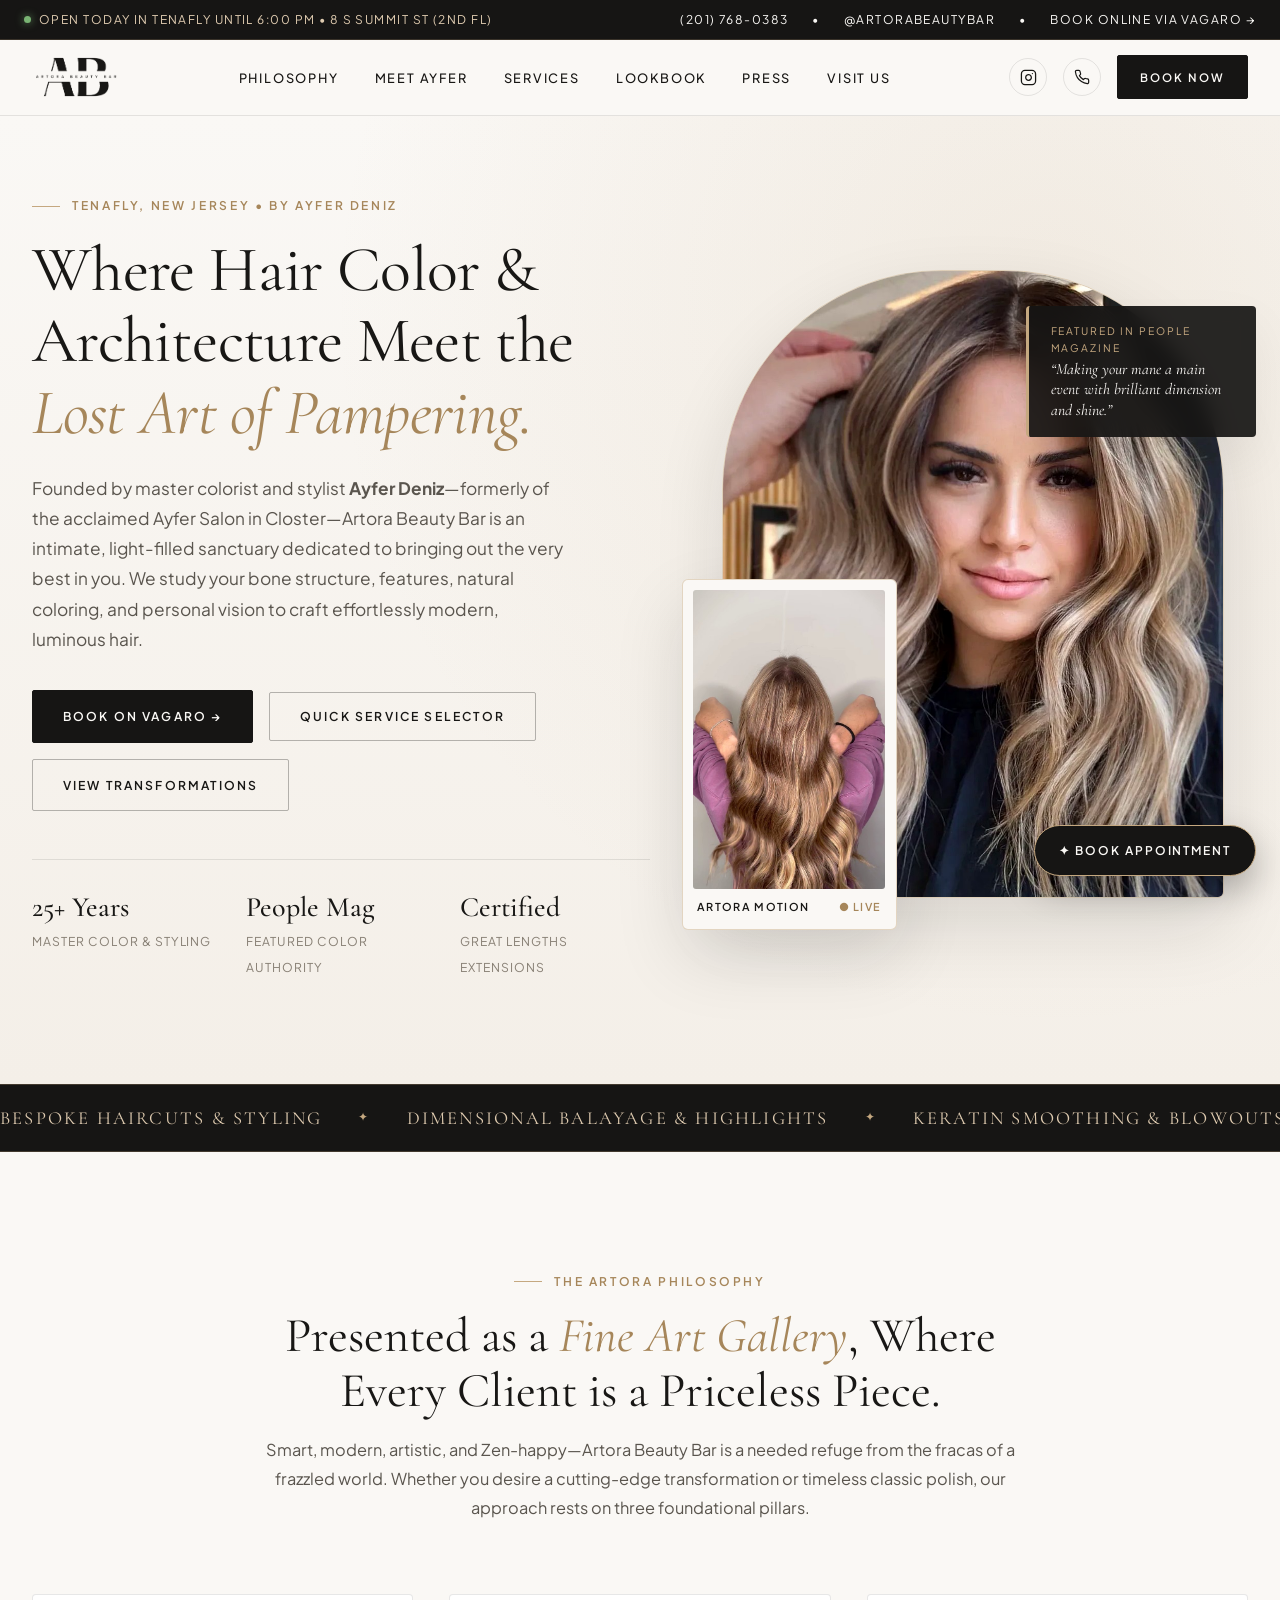
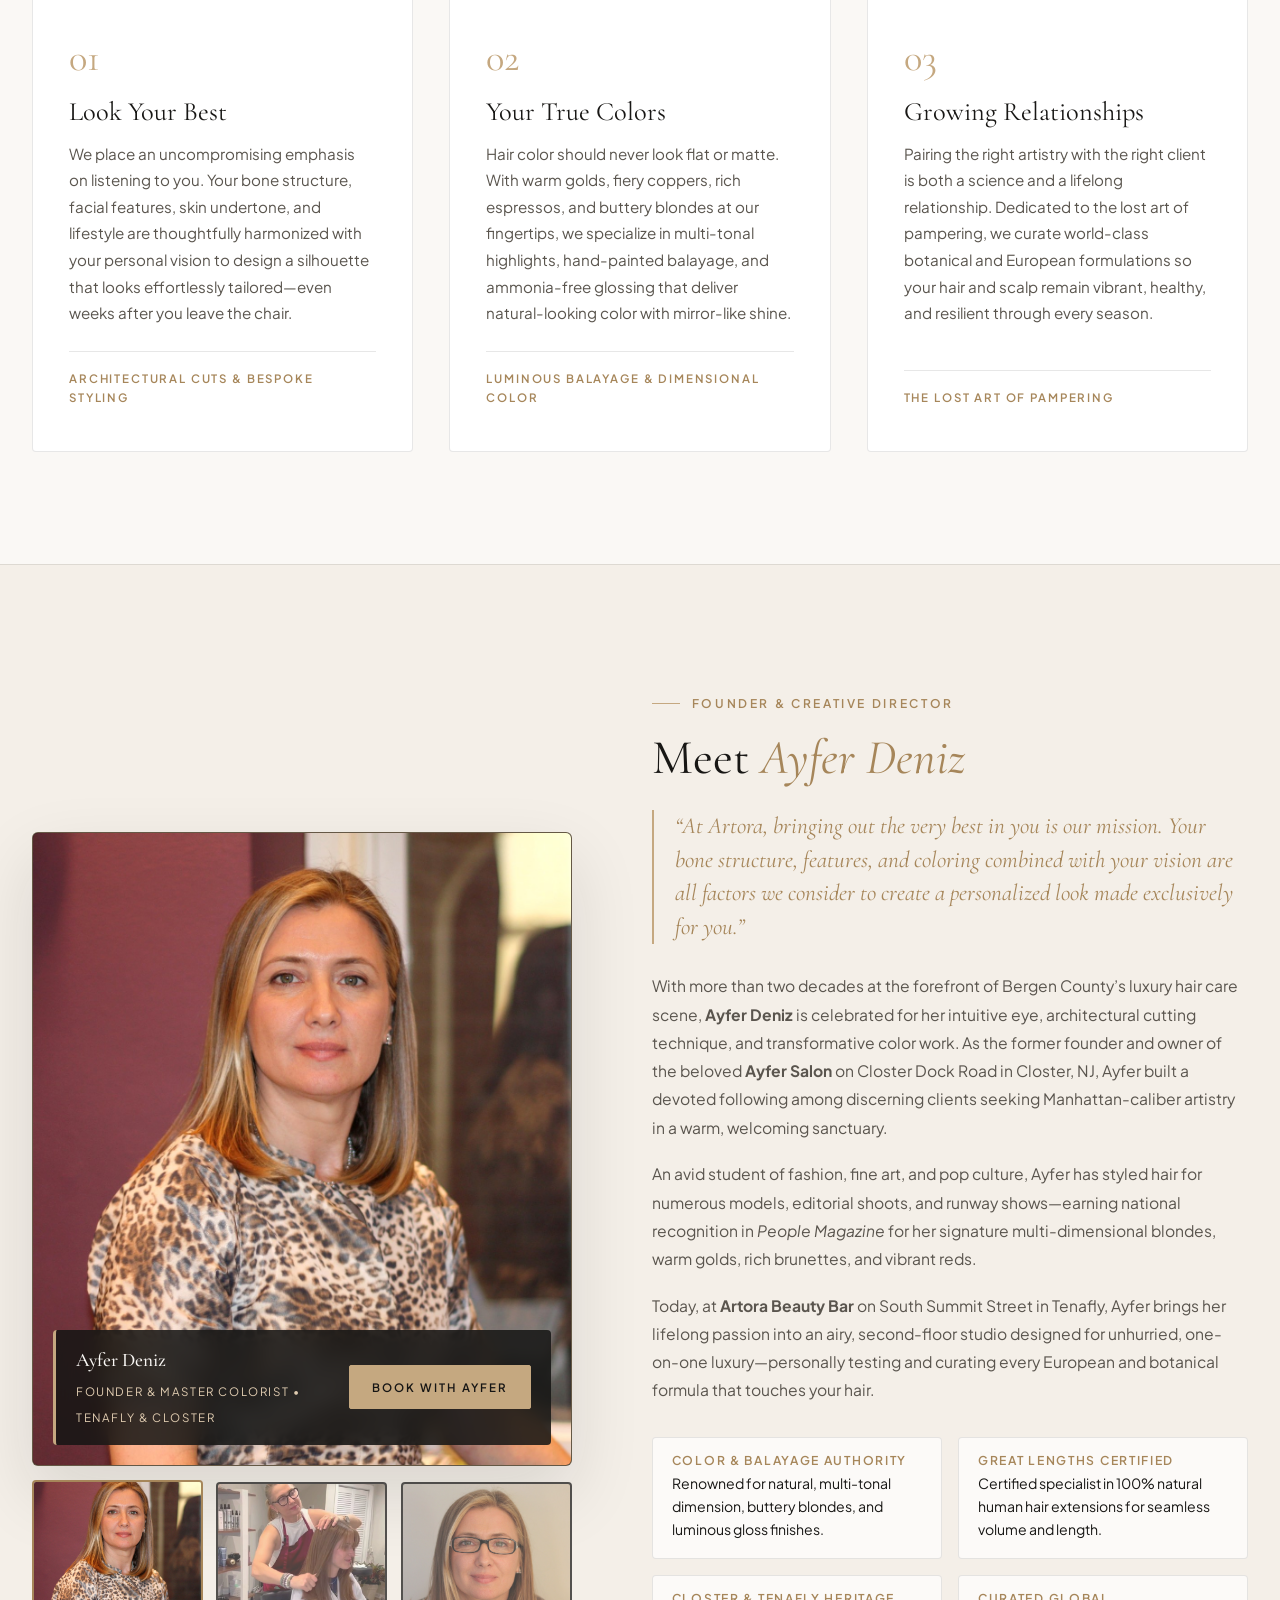
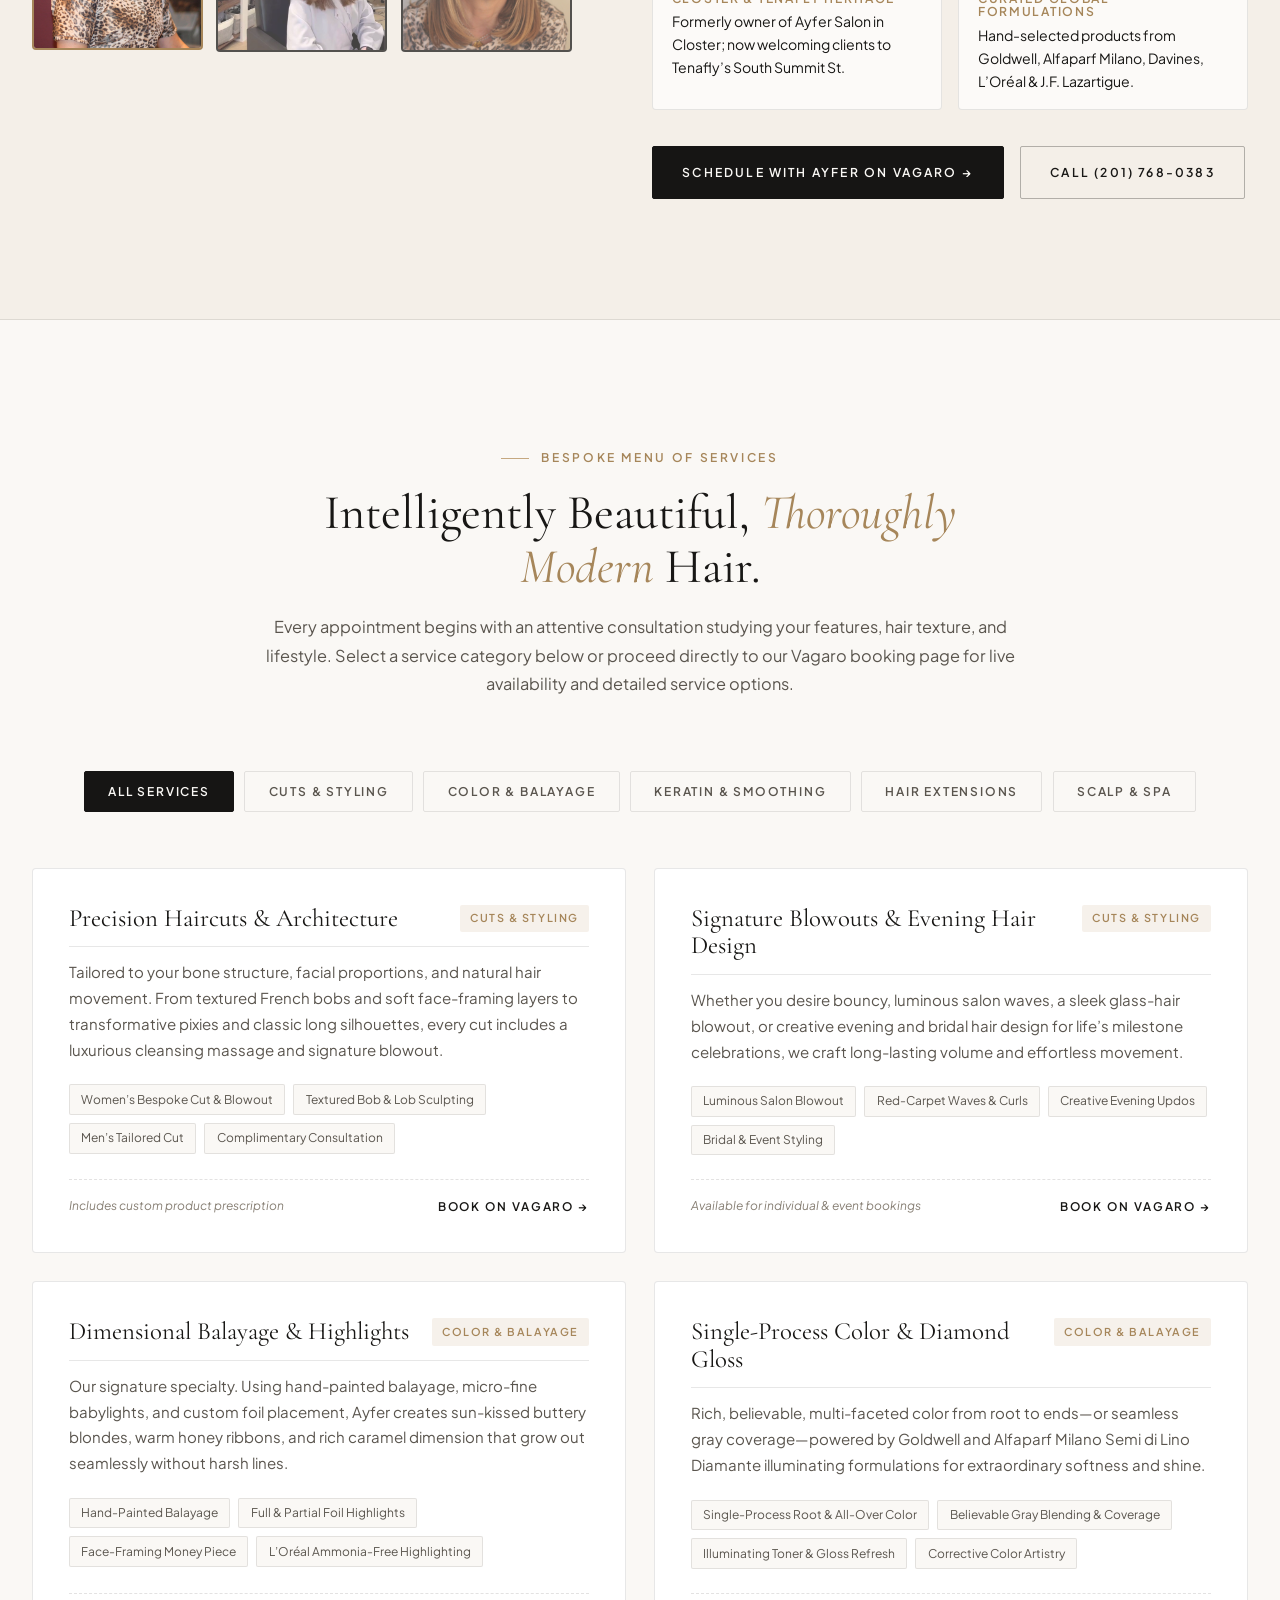
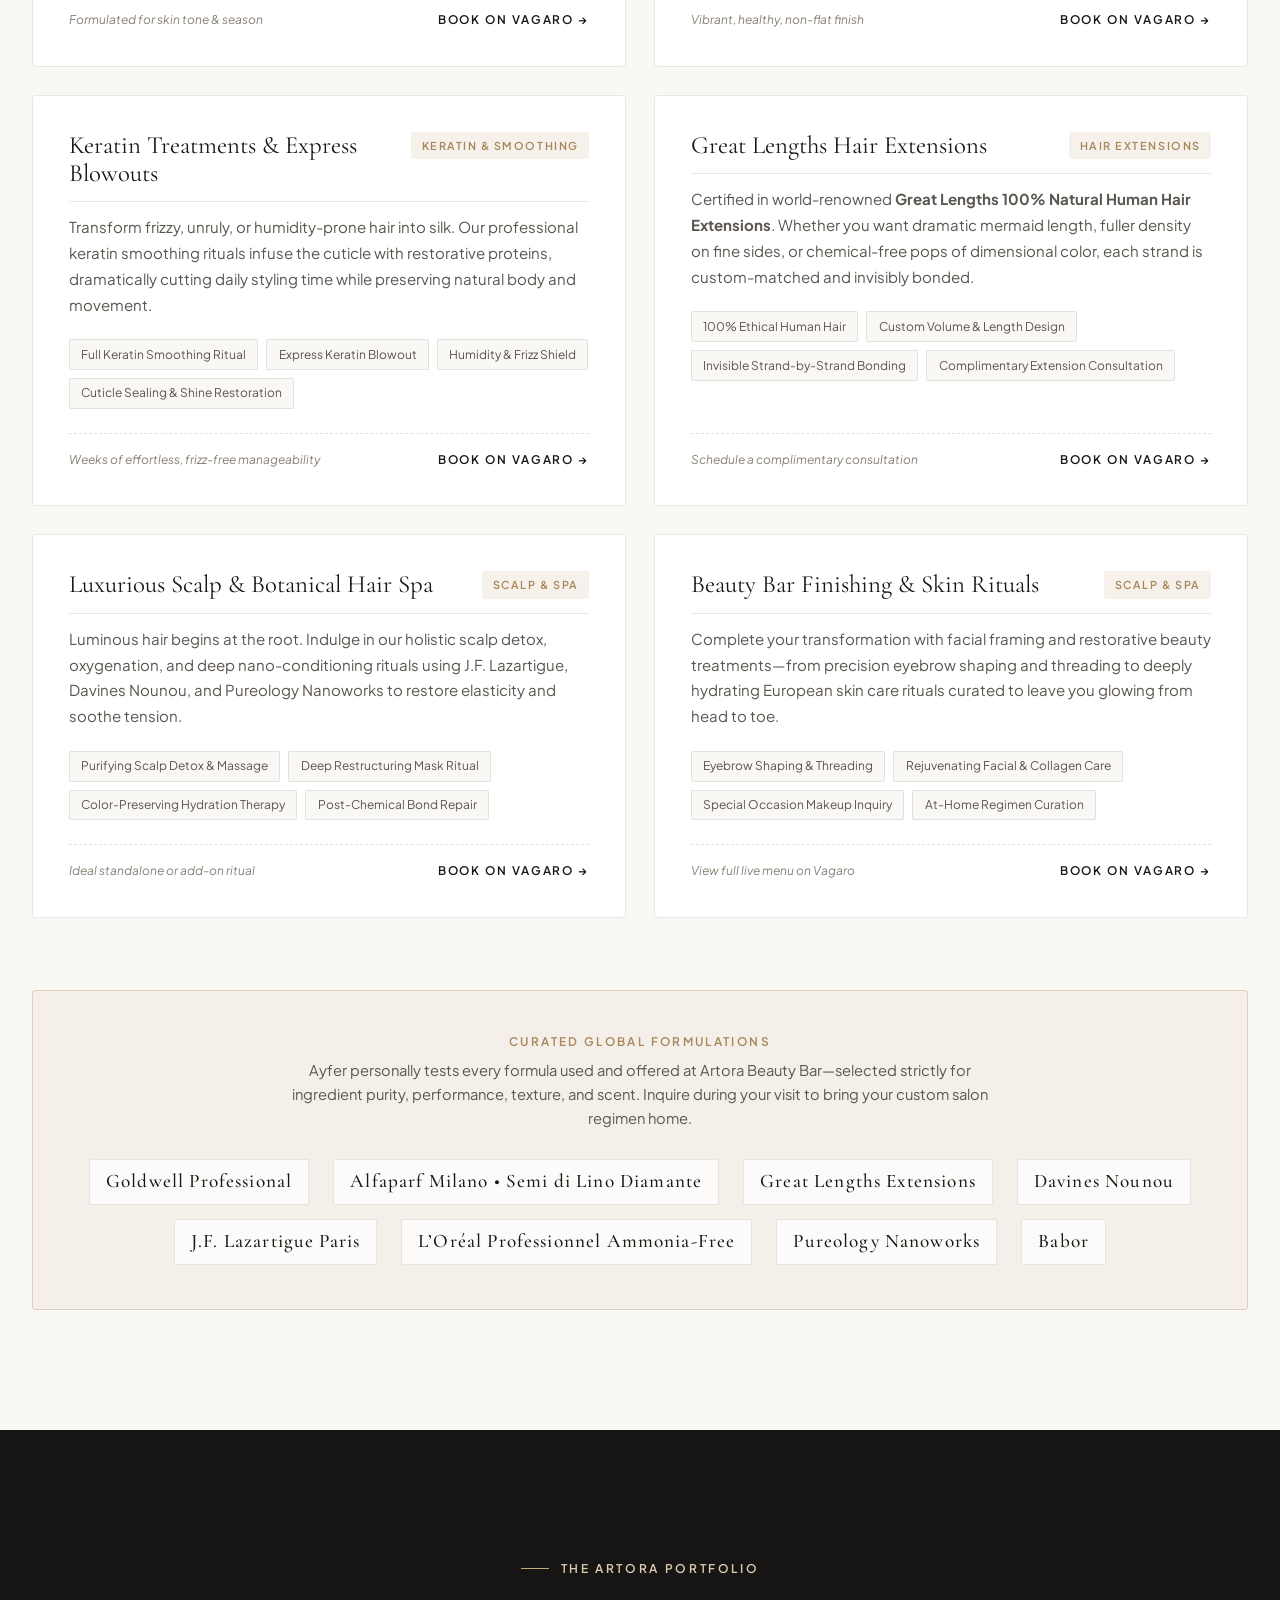
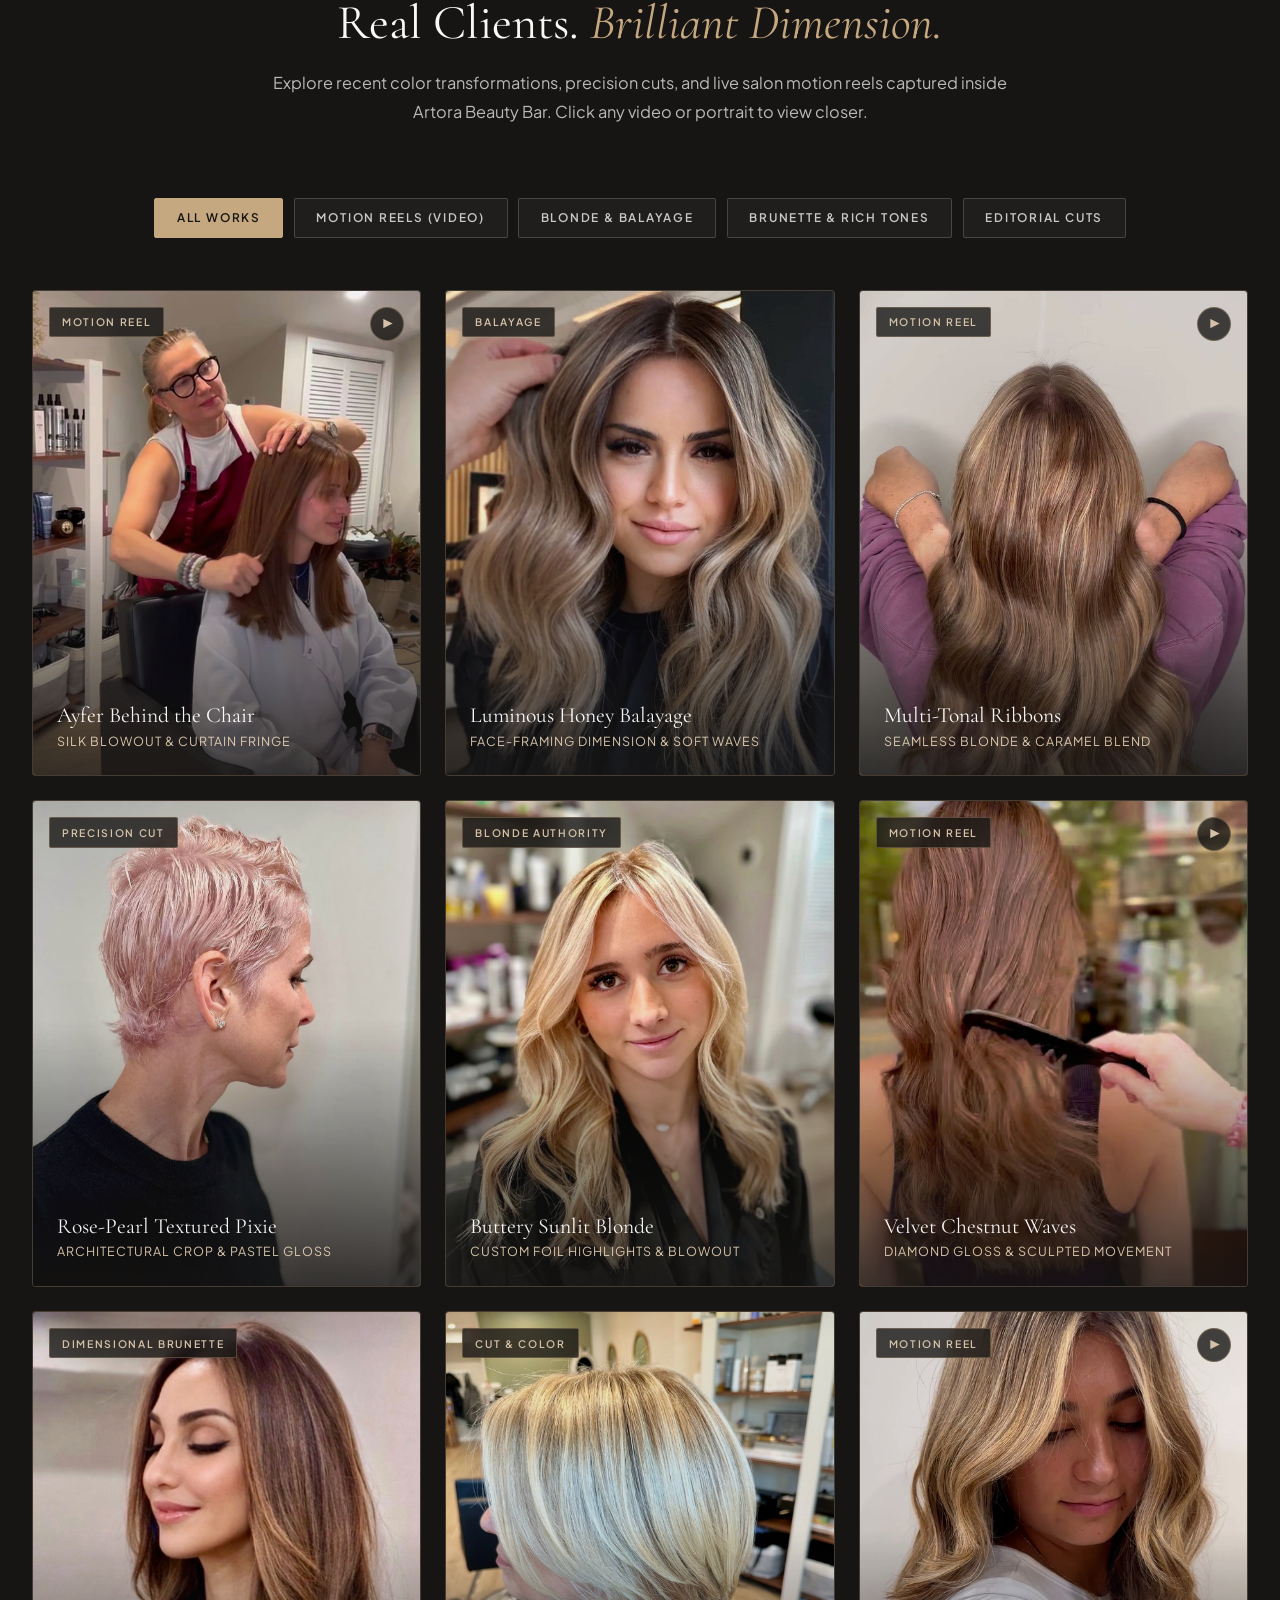
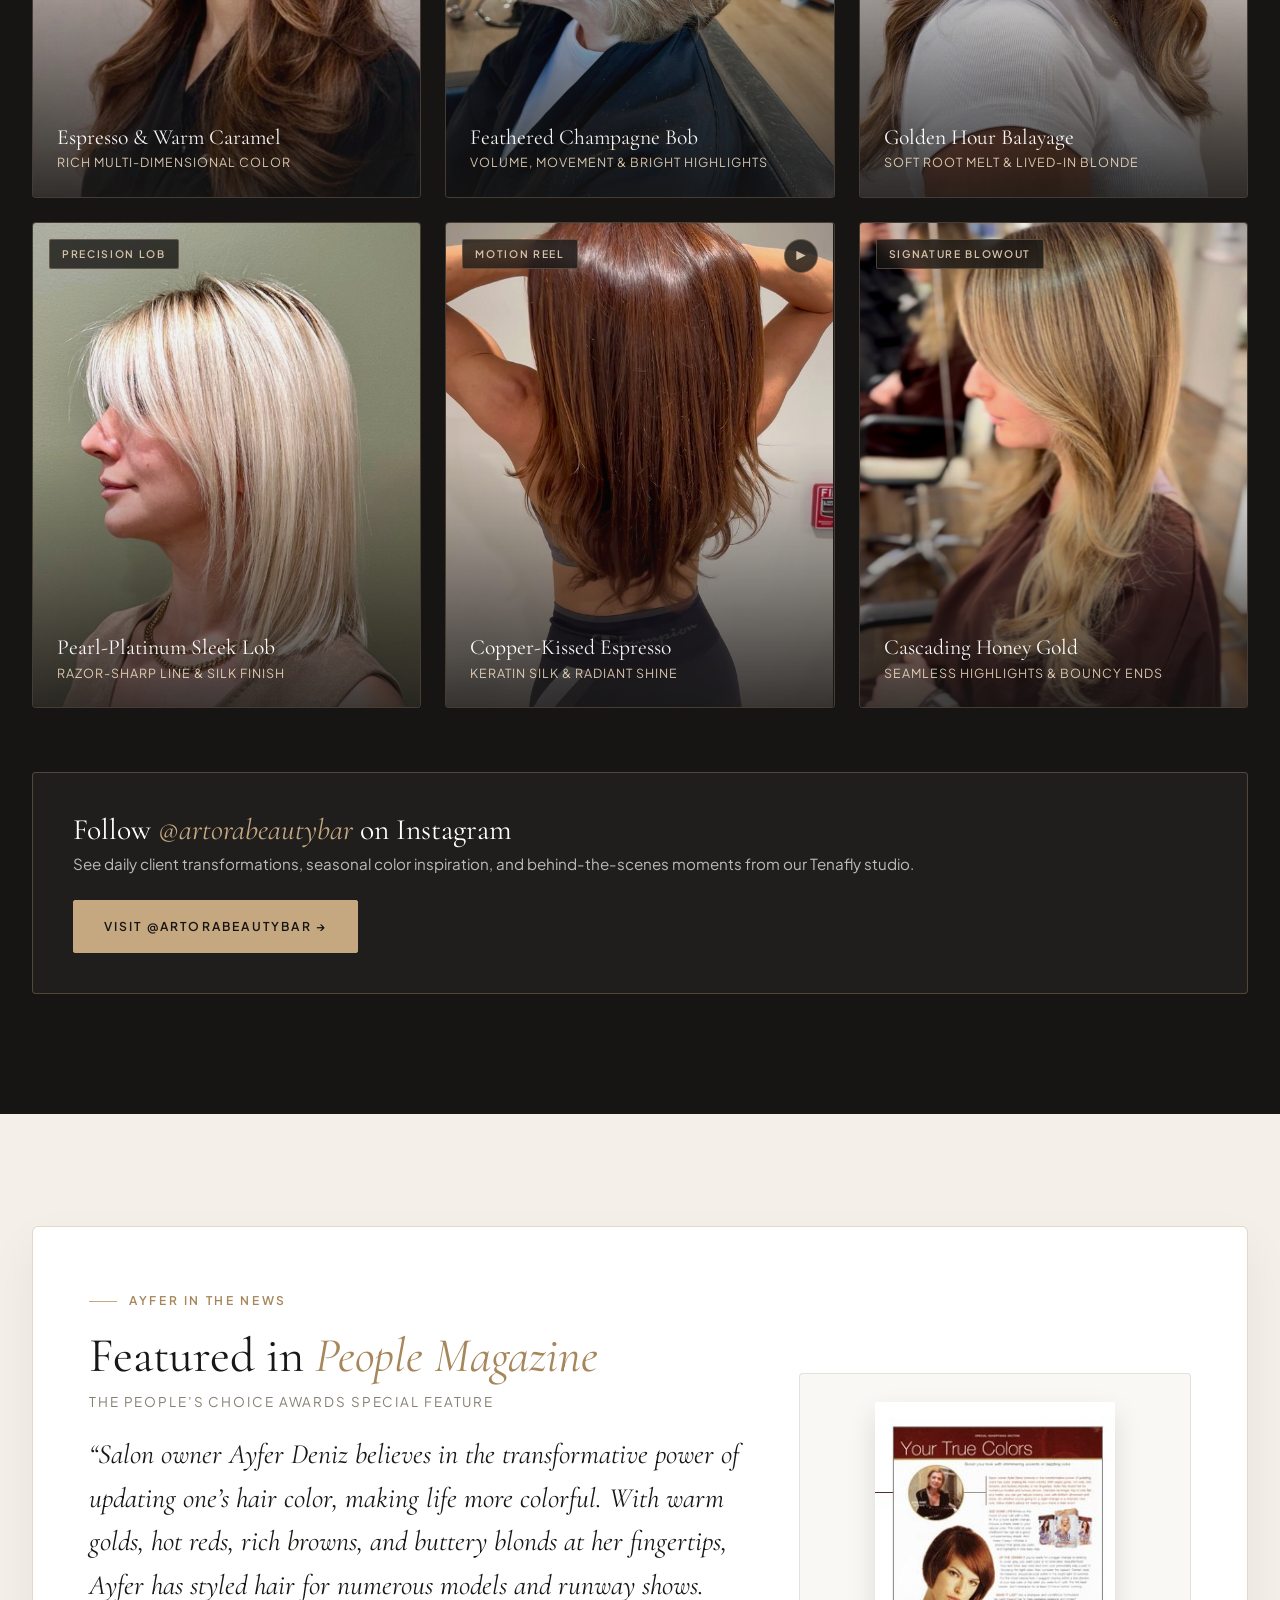
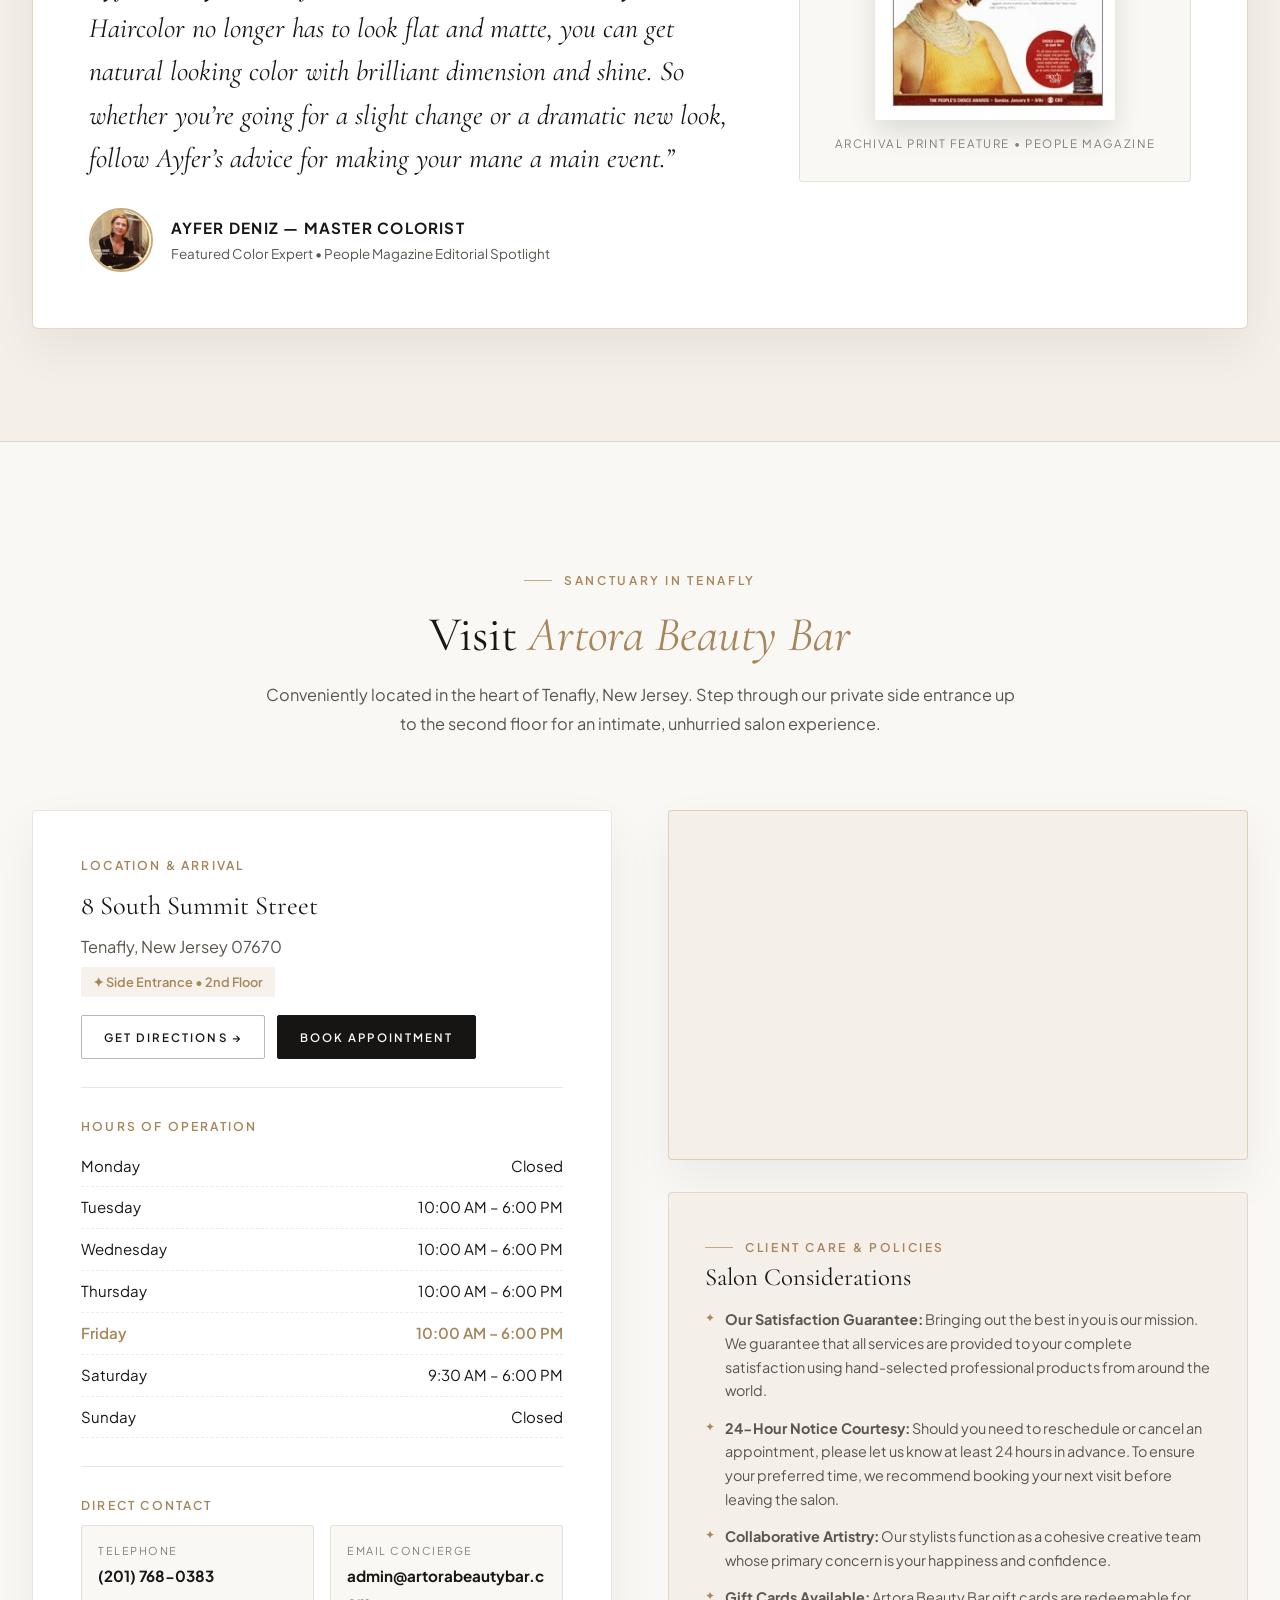
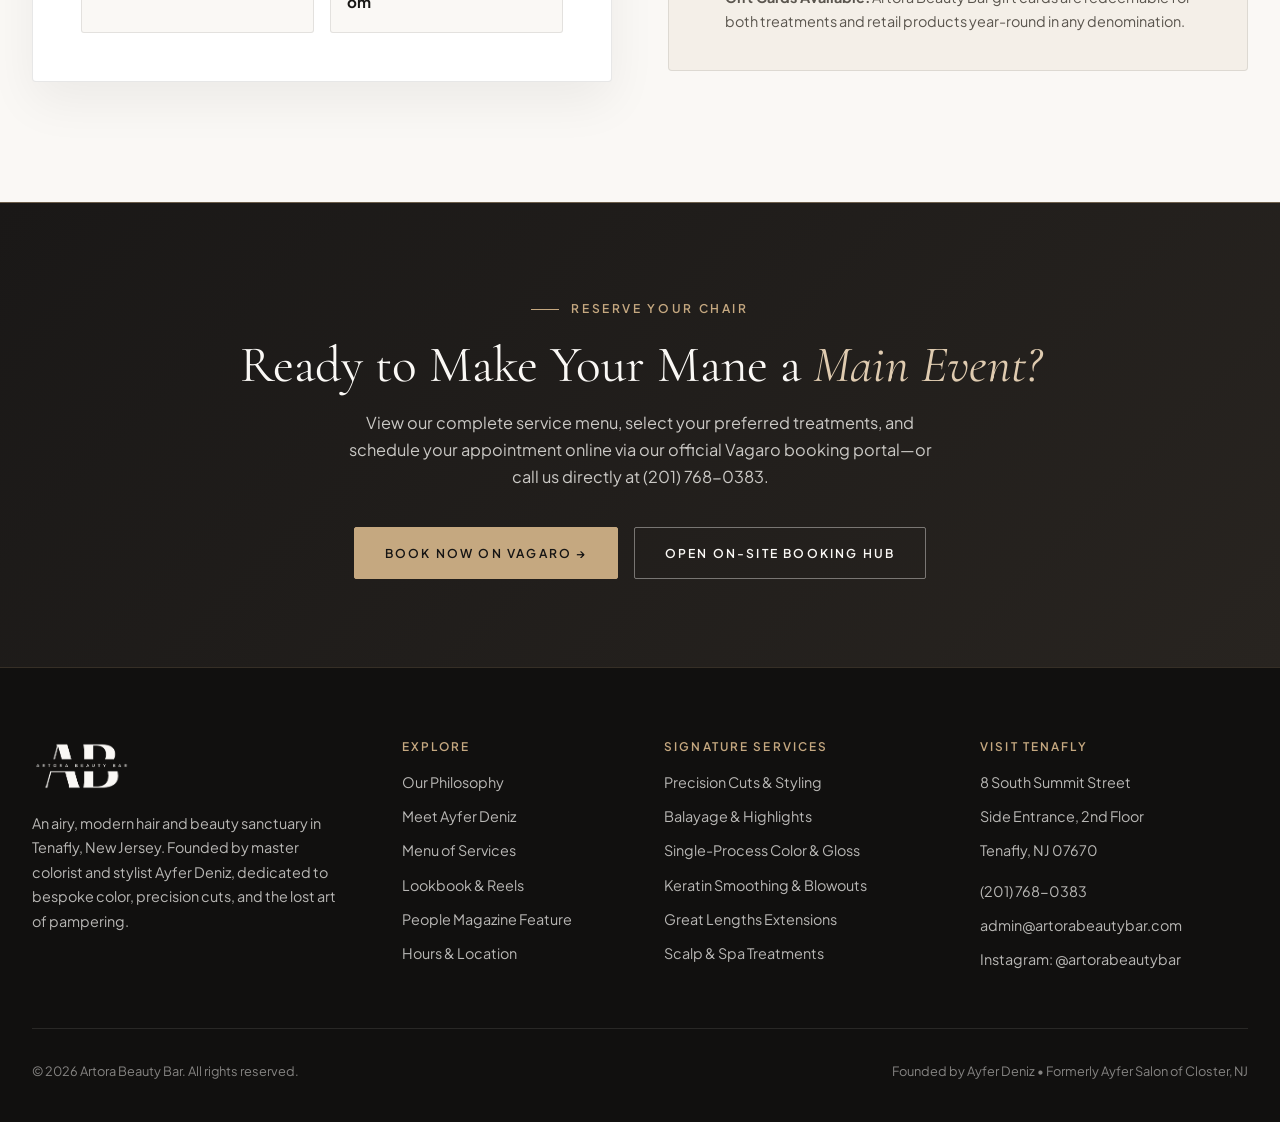
<file: index.html>
<!DOCTYPE html>
<html lang="en">
<head>
  <meta charset="UTF-8" />
  <meta name="viewport" content="width=device-width, initial-scale=1.0" />
  <title>Artora Beauty Bar | By Ayfer Deniz — Luxury Hair Salon in Tenafly, NJ</title>
  <meta name="description" content="Artora Beauty Bar is a luxury hair and beauty salon in Tenafly, NJ founded by Master Colorist & Stylist Ayfer Deniz (formerly of Ayfer Salon in Closter). Specializing in bespoke haircuts, dimensional balayage, keratin treatments, Great Lengths hair extensions, and scalp rituals." />
  <link rel="icon" type="image/png" href="assets/images/favicon.png" />

  <!-- Google Fonts: Cormorant Garamond (Editorial Serif) & Plus Jakarta Sans (Clean Architectural Sans) -->
  <link rel="preconnect" href="https://fonts.googleapis.com" />
  <link rel="preconnect" href="https://fonts.gstatic.com" crossorigin />
  <link href="https://fonts.googleapis.com/css2?family=Cormorant+Garamond:ital,wght@0,400;0,500;0,600;1,400;1,500&family=Plus+Jakarta+Sans:wght@300;400;500;600&display=swap" rel="stylesheet" />

  <link rel="stylesheet" href="styles.css" />

  <!-- Structured Data (LocalBusiness / HairSalon) -->
  <script type="application/ld+json">
  {
    "@context": "https://schema.org",
    "@type": "HairSalon",
    "name": "Artora Beauty Bar",
    "founder": {
      "@type": "Person",
      "name": "Ayfer Deniz",
      "jobTitle": "Founder & Master Colorist"
    },
    "image": "https://artorabeautybar.com/assets/images/logo-square.png",
    "telephone": "+1-201-768-0383",
    "email": "admin@artorabeautybar.com",
    "address": {
      "@type": "PostalAddress",
      "streetAddress": "8 South Summit Street, Side Entrance, 2nd Floor",
      "addressLocality": "Tenafly",
      "addressRegion": "NJ",
      "postalCode": "07670",
      "addressCountry": "US"
    },
    "url": "https://artorabeautybar.com",
    "sameAs": [
      "https://www.instagram.com/artorabeautybar/",
      "https://www.vagaro.com/artorabeautybar/services"
    ],
    "openingHoursSpecification": [
      {
        "@type": "OpeningHoursSpecification",
        "dayOfWeek": ["Tuesday", "Wednesday", "Thursday", "Friday"],
        "opens": "10:00",
        "closes": "18:00"
      },
      {
        "@type": "OpeningHoursSpecification",
        "dayOfWeek": "Saturday",
        "opens": "09:30",
        "closes": "18:00"
      }
    ]
  }
  </script>
</head>
<body>

  <!-- ====================================================================
       TOP ANNOUNCEMENT BAR
       ==================================================================== -->
  <div class="announcement-bar">
    <div class="announcement-inner">
      <div class="announcement-status">
        <span class="status-dot" id="salonStatusDot"></span>
        <span id="salonStatusText">8 South Summit St, Side Entrance, 2nd Floor • Tenafly, NJ</span>
      </div>
      <div class="announcement-links">
        <a href="tel:+12017680383">(201) 768-0383</a>
        <span>•</span>
        <a href="https://www.instagram.com/artorabeautybar/" target="_blank" rel="noopener">@artorabeautybar</a>
        <span>•</span>
        <a href="https://www.vagaro.com/artorabeautybar/services" target="_blank" rel="noopener">Book Online via Vagaro &rarr;</a>
      </div>
    </div>
  </div>

  <!-- ====================================================================
       STICKY NAVIGATION HEADER
       ==================================================================== -->
  <header class="site-header" id="siteHeader">
    <div class="nav-container">
      <a href="#top" class="brand-logo" aria-label="Artora Beauty Bar Home">
        <img src="assets/images/logo-dark.png" alt="Artora Beauty Bar Logo" />
      </a>

      <button class="mobile-menu-toggle" id="mobileMenuBtn" aria-label="Toggle Menu">
        <svg width="26" height="26" viewBox="0 0 24 24" fill="none" stroke="currentColor" stroke-width="1.6">
          <line x1="3" y1="7" x2="21" y2="7"></line>
          <line x1="3" y1="12" x2="21" y2="12"></line>
          <line x1="3" y1="17" x2="21" y2="17"></line>
        </svg>
      </button>

      <ul class="nav-links" id="navLinks">
        <li><a href="#philosophy">Philosophy</a></li>
        <li><a href="#ayfer">Meet Ayfer</a></li>
        <li><a href="#services">Services</a></li>
        <li><a href="#lookbook">Lookbook</a></li>
        <li><a href="#press">Press</a></li>
        <li><a href="#visit">Visit Us</a></li>
      </ul>

      <div class="nav-actions">
        <a href="https://www.instagram.com/artorabeautybar/" target="_blank" rel="noopener" class="nav-icon-link" aria-label="Instagram">
          <svg width="17" height="17" viewBox="0 0 24 24" fill="none" stroke="currentColor" stroke-width="1.8" stroke-linecap="round" stroke-linejoin="round">
            <rect x="2" y="2" width="20" height="20" rx="5" ry="5"></rect>
            <path d="M16 11.37A4 4 0 1 1 12.63 8 4 4 0 0 1 16 11.37z"></path>
            <line x1="17.5" y1="6.5" x2="17.51" y2="6.5"></line>
          </svg>
        </a>
        <a href="tel:+12017680383" class="nav-icon-link" aria-label="Call Salon" title="Call (201) 768-0383">
          <svg width="16" height="16" viewBox="0 0 24 24" fill="none" stroke="currentColor" stroke-width="1.8" stroke-linecap="round" stroke-linejoin="round">
            <path d="M22 16.92v3a2 2 0 0 1-2.18 2 19.79 19.79 0 0 1-8.63-3.07 19.5 19.5 0 0 1-6-6 19.79 19.79 0 0 1-3.07-8.67A2 2 0 0 1 4.11 2h3a2 2 0 0 1 2 1.72 12.84 12.84 0 0 0 .7 2.81 2 2 0 0 1-.45 2.11L8.09 9.91a16 16 0 0 0 6 6l1.27-1.27a2 2 0 0 1 2.11-.45 12.84 12.84 0 0 0 2.81.7A2 2 0 0 1 22 16.92z"></path>
          </svg>
        </a>
        <a href="https://www.vagaro.com/artorabeautybar/services" target="_blank" rel="noopener" class="btn btn-primary btn-sm">
          Book Now
        </a>
      </div>
    </div>
  </header>

  <!-- ====================================================================
       HERO SECTION
       ==================================================================== -->
  <main id="top">
    <section class="hero">
      <div class="container">
        <div class="hero-grid">
          <div class="hero-copy">
            <span class="eyebrow">Tenafly, New Jersey • By Ayfer Deniz</span>
            <h1 class="hero-title">
              Where Hair Color &amp; Architecture Meet the <em class="editorial-italic">Lost Art of Pampering.</em>
            </h1>
            <p class="hero-lead">
              Founded by master colorist and stylist <strong>Ayfer Deniz</strong>—formerly of the acclaimed Ayfer Salon in Closter—Artora Beauty Bar is an intimate, light-filled sanctuary dedicated to bringing out the very best in you. We study your bone structure, features, natural coloring, and personal vision to craft effortlessly modern, luminous hair.
            </p>
            <div class="hero-cta-group">
              <a href="https://www.vagaro.com/artorabeautybar/services" target="_blank" rel="noopener" class="btn btn-primary">
                Book on Vagaro &rarr;
              </a>
              <button type="button" class="btn btn-outline" id="openBookingModalBtn">
                Quick Service Selector
              </button>
              <a href="#lookbook" class="btn btn-outline">
                View Transformations
              </a>
            </div>

            <div class="hero-credentials">
              <div class="credential-item">
                <strong>25+ Years</strong>
                <span>Master Color &amp; Styling</span>
              </div>
              <div class="credential-item">
                <strong>People Mag</strong>
                <span>Featured Color Authority</span>
              </div>
              <div class="credential-item">
                <strong>Certified</strong>
                <span>Great Lengths Extensions</span>
              </div>
            </div>
          </div>

          <div class="hero-visual">
            <div class="hero-main-frame">
              <img src="assets/images/look-dimensional-balayage.jpg" alt="Dimensional blonde balayage and soft waves crafted at Artora Beauty Bar in Tenafly" />
            </div>

            <!-- Floating Press Badge -->
            <a href="#press" class="hero-press-pill">
              <small>Featured In People Magazine</small>
              <p>&ldquo;Making your mane a main event with brilliant dimension and shine.&rdquo;</p>
            </a>

            <!-- Floating Live Reel Preview Card -->
            <div class="hero-video-card">
              <div class="hero-video-wrap">
                <video src="assets/videos/reel-dimensional-waves.mp4" poster="assets/images/posters/reel-dimensional-waves.jpg" autoplay muted loop playsinline></video>
              </div>
              <div class="hero-video-caption">
                <span>Artora Motion</span>
                <span style="color: var(--gold-deep);">● Live</span>
              </div>
            </div>
          </div>
        </div>
      </div>
    </section>

    <!-- ====================================================================
         EDITORIAL MARQUEE RIBBON
         ==================================================================== -->
    <div class="editorial-marquee" aria-hidden="true">
      <div class="marquee-track">
        <div class="marquee-item">
          <span>Bespoke Haircuts &amp; Styling</span><span class="marquee-diamond">✦</span>
          <span>Dimensional Balayage &amp; Highlights</span><span class="marquee-diamond">✦</span>
          <span>Keratin Smoothing &amp; Blowouts</span><span class="marquee-diamond">✦</span>
          <span>Certified Great Lengths Extensions</span><span class="marquee-diamond">✦</span>
          <span>Luxury Scalp &amp; Spa Rituals</span><span class="marquee-diamond">✦</span>
          <span>By Master Stylist Ayfer Deniz</span><span class="marquee-diamond">✦</span>
        </div>
        <div class="marquee-item">
          <span>Bespoke Haircuts &amp; Styling</span><span class="marquee-diamond">✦</span>
          <span>Dimensional Balayage &amp; Highlights</span><span class="marquee-diamond">✦</span>
          <span>Keratin Smoothing &amp; Blowouts</span><span class="marquee-diamond">✦</span>
          <span>Certified Great Lengths Extensions</span><span class="marquee-diamond">✦</span>
          <span>Luxury Scalp &amp; Spa Rituals</span><span class="marquee-diamond">✦</span>
          <span>By Master Stylist Ayfer Deniz</span><span class="marquee-diamond">✦</span>
        </div>
      </div>
    </div>

    <!-- ====================================================================
         PHILOSOPHY & THREE PILLARS SECTION
         (Blending Artora's "Look Your Best / Your True Colors / Growing Relationships"
          with Ayfer Salon's "Fine Art Gallery" philosophy)
         ==================================================================== -->
    <section class="philosophy-section" id="philosophy">
      <div class="container">
        <div class="section-header-center">
          <span class="eyebrow">The Artora Philosophy</span>
          <h2 class="section-title">
            Presented as a <em class="editorial-italic">Fine Art Gallery</em>, Where Every Client is a Priceless Piece.
          </h2>
          <p class="section-subtitle">
            Smart, modern, artistic, and Zen-happy—Artora Beauty Bar is a needed refuge from the fracas of a frazzled world. Whether you desire a cutting-edge transformation or timeless classic polish, our approach rests on three foundational pillars.
          </p>
        </div>

        <div class="pillars-grid">
          <article class="pillar-card">
            <div>
              <div class="pillar-number">01</div>
              <h3>Look Your Best</h3>
              <p>
                We place an uncompromising emphasis on listening to you. Your bone structure, facial features, skin undertone, and lifestyle are thoughtfully harmonized with your personal vision to design a silhouette that looks effortlessly tailored—even weeks after you leave the chair.
              </p>
            </div>
            <div class="pillar-tag">Architectural Cuts &amp; Bespoke Styling</div>
          </article>

          <article class="pillar-card">
            <div>
              <div class="pillar-number">02</div>
              <h3>Your True Colors</h3>
              <p>
                Hair color should never look flat or matte. With warm golds, fiery coppers, rich espressos, and buttery blondes at our fingertips, we specialize in multi-tonal highlights, hand-painted balayage, and ammonia-free glossing that deliver natural-looking color with mirror-like shine.
              </p>
            </div>
            <div class="pillar-tag">Luminous Balayage &amp; Dimensional Color</div>
          </article>

          <article class="pillar-card">
            <div>
              <div class="pillar-number">03</div>
              <h3>Growing Relationships</h3>
              <p>
                Pairing the right artistry with the right client is both a science and a lifelong relationship. Dedicated to the lost art of pampering, we curate world-class botanical and European formulations so your hair and scalp remain vibrant, healthy, and resilient through every season.
              </p>
            </div>
            <div class="pillar-tag">The Lost Art of Pampering</div>
          </article>
        </div>
      </div>
    </section>

    <!-- ====================================================================
         MEET AYFER DENIZ — FOUNDER & MASTER STYLIST
         ==================================================================== -->
    <section class="founder-section" id="ayfer">
      <div class="container">
        <div class="founder-grid">
          <!-- Interactive Portrait Switcher -->
          <div class="founder-gallery">
            <div class="founder-primary-img-wrap">
              <img id="founderMainImg" src="assets/images/ayfer-portrait.jpg" alt="Ayfer Deniz — Founder and Master Colorist at Artora Beauty Bar" />
              <div class="founder-caption-badge">
                <div>
                  <strong id="founderCaptionTitle">Ayfer Deniz</strong>
                  <span id="founderCaptionSub">Founder &amp; Master Colorist • Tenafly &amp; Closter</span>
                </div>
                <a href="https://www.vagaro.com/artorabeautybar/services" target="_blank" rel="noopener" class="btn btn-gold btn-sm">Book with Ayfer</a>
              </div>
            </div>

            <div class="founder-thumbs" role="group" aria-label="Ayfer Deniz Portrait Gallery">
              <button type="button" class="founder-thumb-btn active" data-img="assets/images/ayfer-portrait.jpg" data-title="Ayfer Deniz" data-sub="Founder &amp; Master Colorist • Portrait">
                <img src="assets/images/ayfer-portrait.jpg" alt="Ayfer Deniz Portrait" />
              </button>
              <button type="button" class="founder-thumb-btn" data-img="assets/images/ayfer-tenafly-action.jpg" data-title="Behind the Chair at Artora" data-sub="Styling inside Artora Beauty Bar • Tenafly, NJ">
                <img src="assets/images/ayfer-tenafly-action.jpg" alt="Ayfer Deniz styling a client at Artora Beauty Bar in Tenafly" />
              </button>
              <button type="button" class="founder-thumb-btn" data-img="assets/images/ayfer-closeup.jpg" data-title="Personal Consultation" data-sub="Tailoring color &amp; cut to your bone structure">
                <img src="assets/images/ayfer-closeup.jpg" alt="Ayfer Deniz Close-Up Portrait" />
              </button>
            </div>
          </div>

          <!-- Founder Bio & Styling Philosophy -->
          <div class="founder-content">
            <span class="eyebrow">Founder &amp; Creative Director</span>
            <h2>Meet <em class="editorial-italic">Ayfer Deniz</em></h2>

            <blockquote class="founder-quote">
              &ldquo;At Artora, bringing out the very best in you is our mission. Your bone structure, features, and coloring combined with your vision are all factors we consider to create a personalized look made exclusively for you.&rdquo;
            </blockquote>

            <div class="founder-bio">
              <p>
                With more than two decades at the forefront of Bergen County’s luxury hair care scene, <strong>Ayfer Deniz</strong> is celebrated for her intuitive eye, architectural cutting technique, and transformative color work. As the former founder and owner of the beloved <strong>Ayfer Salon</strong> on Closter Dock Road in Closter, NJ, Ayfer built a devoted following among discerning clients seeking Manhattan-caliber artistry in a warm, welcoming sanctuary.
              </p>
              <p>
                An avid student of fashion, fine art, and pop culture, Ayfer has styled hair for numerous models, editorial shoots, and runway shows—earning national recognition in <em>People Magazine</em> for her signature multi-dimensional blondes, warm golds, rich brunettes, and vibrant reds.
              </p>
              <p>
                Today, at <strong>Artora Beauty Bar</strong> on South Summit Street in Tenafly, Ayfer brings her lifelong passion into an airy, second-floor studio designed for unhurried, one-on-one luxury—personally testing and curating every European and botanical formula that touches your hair.
              </p>
            </div>

            <div class="founder-highlights">
              <div class="founder-highlight-item">
                <h4>Color &amp; Balayage Authority</h4>
                <p>Renowned for natural, multi-tonal dimension, buttery blondes, and luminous gloss finishes.</p>
              </div>
              <div class="founder-highlight-item">
                <h4>Great Lengths Certified</h4>
                <p>Certified specialist in 100% natural human hair extensions for seamless volume and length.</p>
              </div>
              <div class="founder-highlight-item">
                <h4>Closter &amp; Tenafly Heritage</h4>
                <p>Formerly owner of Ayfer Salon in Closter; now welcoming clients to Tenafly’s South Summit St.</p>
              </div>
              <div class="founder-highlight-item">
                <h4>Curated Global Formulations</h4>
                <p>Hand-selected products from Goldwell, Alfaparf Milano, Davines, L’Oréal &amp; J.F. Lazartigue.</p>
              </div>
            </div>

            <div class="hero-cta-group" style="margin-bottom: 0;">
              <a href="https://www.vagaro.com/artorabeautybar/services" target="_blank" rel="noopener" class="btn btn-primary">
                Schedule with Ayfer on Vagaro &rarr;
              </a>
              <a href="tel:+12017680383" class="btn btn-outline">
                Call (201) 768-0383
              </a>
            </div>
          </div>
        </div>
      </div>
    </section>

    <!-- ====================================================================
         CURATED MENU OF SERVICES
         ==================================================================== -->
    <section class="services-section" id="services">
      <div class="container">
        <div class="section-header-center">
          <span class="eyebrow">Bespoke Menu of Services</span>
          <h2 class="section-title">
            Intelligently Beautiful, <em class="editorial-italic">Thoroughly Modern</em> Hair.
          </h2>
          <p class="section-subtitle">
            Every appointment begins with an attentive consultation studying your features, hair texture, and lifestyle. Select a service category below or proceed directly to our Vagaro booking page for live availability and detailed service options.
          </p>
        </div>

        <!-- Category Filter Tabs -->
        <div class="service-tabs" role="tablist" aria-label="Service Categories">
          <button type="button" class="service-tab-btn active" data-category="all">All Services</button>
          <button type="button" class="service-tab-btn" data-category="cuts">Cuts &amp; Styling</button>
          <button type="button" class="service-tab-btn" data-category="color">Color &amp; Balayage</button>
          <button type="button" class="service-tab-btn" data-category="keratin">Keratin &amp; Smoothing</button>
          <button type="button" class="service-tab-btn" data-category="extensions">Hair Extensions</button>
          <button type="button" class="service-tab-btn" data-category="spa">Scalp &amp; Spa</button>
        </div>

        <!-- Services Grid -->
        <div class="services-menu-grid" id="servicesGrid">
          <!-- 1. Haircuts & Bespoke Styling -->
          <article class="service-card" data-category="cuts">
            <div>
              <div class="service-card-top">
                <h3>Precision Haircuts &amp; Architecture</h3>
                <span class="service-category-tag">Cuts &amp; Styling</span>
              </div>
              <p>
                Tailored to your bone structure, facial proportions, and natural hair movement. From textured French bobs and soft face-framing layers to transformative pixies and classic long silhouettes, every cut includes a luxurious cleansing massage and signature blowout.
              </p>
              <ul class="service-features">
                <li>Women’s Bespoke Cut &amp; Blowout</li>
                <li>Textured Bob &amp; Lob Sculpting</li>
                <li>Men’s Tailored Cut</li>
                <li>Complimentary Consultation</li>
              </ul>
            </div>
            <div class="service-card-footer">
              <span>Includes custom product prescription</span>
              <a href="https://www.vagaro.com/artorabeautybar/services" target="_blank" rel="noopener" class="service-book-link">
                Book on Vagaro &rarr;
              </a>
            </div>
          </article>

          <!-- 2. Signature Blowouts & Evening Design -->
          <article class="service-card" data-category="cuts">
            <div>
              <div class="service-card-top">
                <h3>Signature Blowouts &amp; Evening Hair Design</h3>
                <span class="service-category-tag">Cuts &amp; Styling</span>
              </div>
              <p>
                Whether you desire bouncy, luminous salon waves, a sleek glass-hair blowout, or creative evening and bridal hair design for life’s milestone celebrations, we craft long-lasting volume and effortless movement.
              </p>
              <ul class="service-features">
                <li>Luminous Salon Blowout</li>
                <li>Red-Carpet Waves &amp; Curls</li>
                <li>Creative Evening Updos</li>
                <li>Bridal &amp; Event Styling</li>
              </ul>
            </div>
            <div class="service-card-footer">
              <span>Available for individual &amp; event bookings</span>
              <a href="https://www.vagaro.com/artorabeautybar/services" target="_blank" rel="noopener" class="service-book-link">
                Book on Vagaro &rarr;
              </a>
            </div>
          </article>

          <!-- 3. Dimensional Balayage & Highlights -->
          <article class="service-card" data-category="color">
            <div>
              <div class="service-card-top">
                <h3>Dimensional Balayage &amp; Highlights</h3>
                <span class="service-category-tag">Color &amp; Balayage</span>
              </div>
              <p>
                Our signature specialty. Using hand-painted balayage, micro-fine babylights, and custom foil placement, Ayfer creates sun-kissed buttery blondes, warm honey ribbons, and rich caramel dimension that grow out seamlessly without harsh lines.
              </p>
              <ul class="service-features">
                <li>Hand-Painted Balayage</li>
                <li>Full &amp; Partial Foil Highlights</li>
                <li>Face-Framing Money Piece</li>
                <li>L’Oréal Ammonia-Free Highlighting</li>
              </ul>
            </div>
            <div class="service-card-footer">
              <span>Formulated for skin tone &amp; season</span>
              <a href="https://www.vagaro.com/artorabeautybar/services" target="_blank" rel="noopener" class="service-book-link">
                Book on Vagaro &rarr;
              </a>
            </div>
          </article>

          <!-- 4. Single-Process Color & Illuminating Gloss -->
          <article class="service-card" data-category="color">
            <div>
              <div class="service-card-top">
                <h3>Single-Process Color &amp; Diamond Gloss</h3>
                <span class="service-category-tag">Color &amp; Balayage</span>
              </div>
              <p>
                Rich, believable, multi-faceted color from root to ends—or seamless gray coverage—powered by Goldwell and Alfaparf Milano Semi di Lino Diamante illuminating formulations for extraordinary softness and shine.
              </p>
              <ul class="service-features">
                <li>Single-Process Root &amp; All-Over Color</li>
                <li>Believable Gray Blending &amp; Coverage</li>
                <li>Illuminating Toner &amp; Gloss Refresh</li>
                <li>Corrective Color Artistry</li>
              </ul>
            </div>
            <div class="service-card-footer">
              <span>Vibrant, healthy, non-flat finish</span>
              <a href="https://www.vagaro.com/artorabeautybar/services" target="_blank" rel="noopener" class="service-book-link">
                Book on Vagaro &rarr;
              </a>
            </div>
          </article>

          <!-- 5. Keratin Treatments & Keratin Blowouts -->
          <article class="service-card" data-category="keratin">
            <div>
              <div class="service-card-top">
                <h3>Keratin Treatments &amp; Express Blowouts</h3>
                <span class="service-category-tag">Keratin &amp; Smoothing</span>
              </div>
              <p>
                Transform frizzy, unruly, or humidity-prone hair into silk. Our professional keratin smoothing rituals infuse the cuticle with restorative proteins, dramatically cutting daily styling time while preserving natural body and movement.
              </p>
              <ul class="service-features">
                <li>Full Keratin Smoothing Ritual</li>
                <li>Express Keratin Blowout</li>
                <li>Humidity &amp; Frizz Shield</li>
                <li>Cuticle Sealing &amp; Shine Restoration</li>
              </ul>
            </div>
            <div class="service-card-footer">
              <span>Weeks of effortless, frizz-free manageability</span>
              <a href="https://www.vagaro.com/artorabeautybar/services" target="_blank" rel="noopener" class="service-book-link">
                Book on Vagaro &rarr;
              </a>
            </div>
          </article>

          <!-- 6. Certified Great Lengths Hair Extensions -->
          <article class="service-card" data-category="extensions">
            <div>
              <div class="service-card-top">
                <h3>Great Lengths Hair Extensions</h3>
                <span class="service-category-tag">Hair Extensions</span>
              </div>
              <p>
                Certified in world-renowned <strong>Great Lengths 100% Natural Human Hair Extensions</strong>. Whether you want dramatic mermaid length, fuller density on fine sides, or chemical-free pops of dimensional color, each strand is custom-matched and invisibly bonded.
              </p>
              <ul class="service-features">
                <li>100% Ethical Human Hair</li>
                <li>Custom Volume &amp; Length Design</li>
                <li>Invisible Strand-by-Strand Bonding</li>
                <li>Complimentary Extension Consultation</li>
              </ul>
            </div>
            <div class="service-card-footer">
              <span>Schedule a complimentary consultation</span>
              <a href="https://www.vagaro.com/artorabeautybar/services" target="_blank" rel="noopener" class="service-book-link">
                Book on Vagaro &rarr;
              </a>
            </div>
          </article>

          <!-- 7. Luxurious Scalp & Spa Treatments -->
          <article class="service-card" data-category="spa">
            <div>
              <div class="service-card-top">
                <h3>Luxurious Scalp &amp; Botanical Hair Spa</h3>
                <span class="service-category-tag">Scalp &amp; Spa</span>
              </div>
              <p>
                Luminous hair begins at the root. Indulge in our holistic scalp detox, oxygenation, and deep nano-conditioning rituals using J.F. Lazartigue, Davines Nounou, and Pureology Nanoworks to restore elasticity and soothe tension.
              </p>
              <ul class="service-features">
                <li>Purifying Scalp Detox &amp; Massage</li>
                <li>Deep Restructuring Mask Ritual</li>
                <li>Color-Preserving Hydration Therapy</li>
                <li>Post-Chemical Bond Repair</li>
              </ul>
            </div>
            <div class="service-card-footer">
              <span>Ideal standalone or add-on ritual</span>
              <a href="https://www.vagaro.com/artorabeautybar/services" target="_blank" rel="noopener" class="service-book-link">
                Book on Vagaro &rarr;
              </a>
            </div>
          </article>

          <!-- 8. Finishing Touches & Beauty Bar Rituals -->
          <article class="service-card" data-category="spa">
            <div>
              <div class="service-card-top">
                <h3>Beauty Bar Finishing &amp; Skin Rituals</h3>
                <span class="service-category-tag">Scalp &amp; Spa</span>
              </div>
              <p>
                Complete your transformation with facial framing and restorative beauty treatments—from precision eyebrow shaping and threading to deeply hydrating European skin care rituals curated to leave you glowing from head to toe.
              </p>
              <ul class="service-features">
                <li>Eyebrow Shaping &amp; Threading</li>
                <li>Rejuvenating Facial &amp; Collagen Care</li>
                <li>Special Occasion Makeup Inquiry</li>
                <li>At-Home Regimen Curation</li>
              </ul>
            </div>
            <div class="service-card-footer">
              <span>View full live menu on Vagaro</span>
              <a href="https://www.vagaro.com/artorabeautybar/services" target="_blank" rel="noopener" class="service-book-link">
                Book on Vagaro &rarr;
              </a>
            </div>
          </article>
        </div>

        <!-- World-Class Formulations Banner (From Ayfer's Products page) -->
        <div class="brands-showcase">
          <h4>Curated Global Formulations</h4>
          <p>
            Ayfer personally tests every formula used and offered at Artora Beauty Bar—selected strictly for ingredient purity, performance, texture, and scent. Inquire during your visit to bring your custom salon regimen home.
          </p>
          <div class="brand-pills">
            <span class="brand-pill">Goldwell Professional</span>
            <span class="brand-pill">Alfaparf Milano • Semi di Lino Diamante</span>
            <span class="brand-pill">Great Lengths Extensions</span>
            <span class="brand-pill">Davines Nounou</span>
            <span class="brand-pill">J.F. Lazartigue Paris</span>
            <span class="brand-pill">L’Oréal Professionnel Ammonia-Free</span>
            <span class="brand-pill">Pureology Nanoworks</span>
            <span class="brand-pill">Babor</span>
          </div>
        </div>
      </div>
    </section>

    <!-- ====================================================================
         TRANSFORMATION LOOKBOOK & MOTION REELS
         ==================================================================== -->
    <section class="lookbook-section" id="lookbook">
      <div class="container">
        <div class="section-header-center">
          <span class="eyebrow" style="color: var(--gold-light);">The Artora Portfolio</span>
          <h2 class="section-title">
            Real Clients. <em class="editorial-italic" style="color: var(--gold-primary);">Brilliant Dimension.</em>
          </h2>
          <p class="section-subtitle">
            Explore recent color transformations, precision cuts, and live salon motion reels captured inside Artora Beauty Bar. Click any video or portrait to view closer.
          </p>
        </div>

        <div class="lookbook-filters" role="tablist" aria-label="Portfolio Filters">
          <button type="button" class="lookbook-filter-btn active" data-filter="all">All Works</button>
          <button type="button" class="lookbook-filter-btn" data-filter="video">Motion Reels (Video)</button>
          <button type="button" class="lookbook-filter-btn" data-filter="blonde">Blonde &amp; Balayage</button>
          <button type="button" class="lookbook-filter-btn" data-filter="brunette">Brunette &amp; Rich Tones</button>
          <button type="button" class="lookbook-filter-btn" data-filter="cuts">Editorial Cuts</button>
        </div>

        <div class="lookbook-grid" id="lookbookGrid">
          <!-- Reel 1: Ayfer Styling in Tenafly -->
          <div class="lookbook-item" data-type="video" data-tags="video brunette cuts" data-src="assets/videos/reel-ayfer-styling.mp4" data-caption="Ayfer Deniz crafting a glass-shine brunette blowout & fringe at Artora Beauty Bar">
            <video src="assets/videos/reel-ayfer-styling.mp4" poster="assets/images/posters/reel-ayfer-styling.jpg" autoplay muted loop playsinline></video>
            <span class="lookbook-badge">Motion Reel</span>
            <span class="video-sound-indicator" title="Click to expand">▶</span>
            <div class="lookbook-overlay">
              <h4>Ayfer Behind the Chair</h4>
              <p>Silk Blowout &amp; Curtain Fringe</p>
            </div>
          </div>

          <!-- Photo 1: Dimensional Balayage -->
          <div class="lookbook-item" data-type="image" data-tags="blonde" data-src="assets/images/look-dimensional-balayage.jpg" data-caption="Dimensional Ash & Honey Blonde Balayage Waves">
            <img src="assets/images/look-dimensional-balayage.jpg" alt="Dimensional blonde balayage waves" loading="lazy" />
            <span class="lookbook-badge">Balayage</span>
            <div class="lookbook-overlay">
              <h4>Luminous Honey Balayage</h4>
              <p>Face-Framing Dimension &amp; Soft Waves</p>
            </div>
          </div>

          <!-- Reel 2: Dimensional Waves Motion -->
          <div class="lookbook-item" data-type="video" data-tags="video blonde" data-src="assets/videos/reel-dimensional-waves.mp4" data-caption="Multi-tonal champagne and caramel ribbons in motion">
            <video src="assets/videos/reel-dimensional-waves.mp4" poster="assets/images/posters/reel-dimensional-waves.jpg" autoplay muted loop playsinline></video>
            <span class="lookbook-badge">Motion Reel</span>
            <span class="video-sound-indicator" title="Click to expand">▶</span>
            <div class="lookbook-overlay">
              <h4>Multi-Tonal Ribbons</h4>
              <p>Seamless Blonde &amp; Caramel Blend</p>
            </div>
          </div>

          <!-- Photo 2: Rose-Pearl Pixie -->
          <div class="lookbook-item" data-type="image" data-tags="cuts blonde" data-src="assets/images/look-rose-pearl-pixie.jpg" data-caption="Sculpted Rose-Pearl Textured Pixie Cut">
            <img src="assets/images/look-rose-pearl-pixie.jpg" alt="Sculpted rose pearl pixie cut" loading="lazy" />
            <span class="lookbook-badge">Precision Cut</span>
            <div class="lookbook-overlay">
              <h4>Rose-Pearl Textured Pixie</h4>
              <p>Architectural Crop &amp; Pastel Gloss</p>
            </div>
          </div>

          <!-- Photo 3: Sunlit Blonde Layers -->
          <div class="lookbook-item" data-type="image" data-tags="blonde" data-src="assets/images/look-sunlit-blonde.jpg" data-caption="Buttery Sunlit Blonde with Soft Face-Framing Layers">
            <img src="assets/images/look-sunlit-blonde.jpg" alt="Buttery sunlit blonde hair transformation" loading="lazy" />
            <span class="lookbook-badge">Blonde Authority</span>
            <div class="lookbook-overlay">
              <h4>Buttery Sunlit Blonde</h4>
              <p>Custom Foil Highlights &amp; Blowout</p>
            </div>
          </div>

          <!-- Reel 3: Glossy Brunette Waves -->
          <div class="lookbook-item" data-type="video" data-tags="video brunette" data-src="assets/videos/reel-glossy-brunette.mp4" data-caption="Mirror-shine chestnut brunette waves in natural light">
            <video src="assets/videos/reel-glossy-brunette.mp4" poster="assets/images/posters/reel-glossy-brunette.jpg" autoplay muted loop playsinline></video>
            <span class="lookbook-badge">Motion Reel</span>
            <span class="video-sound-indicator" title="Click to expand">▶</span>
            <div class="lookbook-overlay">
              <h4>Velvet Chestnut Waves</h4>
              <p>Diamond Gloss &amp; Sculpted Movement</p>
            </div>
          </div>

          <!-- Photo 4: Caramel Brunette -->
          <div class="lookbook-item" data-type="image" data-tags="brunette" data-src="assets/images/look-caramel-brunette.jpg" data-caption="Warm Espresso & Caramel Dimensional Blowout">
            <img src="assets/images/look-caramel-brunette.jpg" alt="Warm espresso and caramel hair color" loading="lazy" />
            <span class="lookbook-badge">Dimensional Brunette</span>
            <div class="lookbook-overlay">
              <h4>Espresso &amp; Warm Caramel</h4>
              <p>Rich Multi-Dimensional Color</p>
            </div>
          </div>

          <!-- Photo 5: Champagne Bob -->
          <div class="lookbook-item" data-type="image" data-tags="blonde cuts" data-src="assets/images/look-champagne-bob.jpg" data-caption="Feathered Champagne Blonde Bob inside Artora Beauty Bar">
            <img src="assets/images/look-champagne-bob.jpg" alt="Champagne blonde layered bob" loading="lazy" />
            <span class="lookbook-badge">Cut &amp; Color</span>
            <div class="lookbook-overlay">
              <h4>Feathered Champagne Bob</h4>
              <p>Volume, Movement &amp; Bright Highlights</p>
            </div>
          </div>

          <!-- Reel 4: Sun-Kissed Blonde -->
          <div class="lookbook-item" data-type="video" data-tags="video blonde" data-src="assets/videos/reel-sunkissed-blonde.mp4" data-caption="Sun-kissed dimensional blonde blowout">
            <video src="assets/videos/reel-sunkissed-blonde.mp4" poster="assets/images/posters/reel-sunkissed-blonde.jpg" autoplay muted loop playsinline></video>
            <span class="lookbook-badge">Motion Reel</span>
            <span class="video-sound-indicator" title="Click to expand">▶</span>
            <div class="lookbook-overlay">
              <h4>Golden Hour Balayage</h4>
              <p>Soft Root Melt &amp; Lived-In Blonde</p>
            </div>
          </div>

          <!-- Photo 6: Platinum Sleek Lob -->
          <div class="lookbook-item" data-type="image" data-tags="blonde cuts" data-src="assets/images/look-platinum-lob.jpg" data-caption="Sleek Pearl-Platinum Lob & Wispy Bangs">
            <img src="assets/images/look-platinum-lob.jpg" alt="Sleek platinum blonde lob haircut" loading="lazy" />
            <span class="lookbook-badge">Precision Lob</span>
            <div class="lookbook-overlay">
              <h4>Pearl-Platinum Sleek Lob</h4>
              <p>Razor-Sharp Line &amp; Silk Finish</p>
            </div>
          </div>

          <!-- Reel 5: Espresso Silk -->
          <div class="lookbook-item" data-type="video" data-tags="video brunette" data-src="assets/videos/reel-espresso-silk.mp4" data-caption="Luminous copper-kissed espresso blowout">
            <video src="assets/videos/reel-espresso-silk.mp4" poster="assets/images/posters/reel-espresso-silk.jpg" autoplay muted loop playsinline></video>
            <span class="lookbook-badge">Motion Reel</span>
            <span class="video-sound-indicator" title="Click to expand">▶</span>
            <div class="lookbook-overlay">
              <h4>Copper-Kissed Espresso</h4>
              <p>Keratin Silk &amp; Radiant Shine</p>
            </div>
          </div>

          <!-- Photo 7: Honey Cascading Blowout -->
          <div class="lookbook-item" data-type="image" data-tags="blonde" data-src="assets/images/look-honey-blowout.jpg" data-caption="Cascading Honey-Gold Layers & Signature Blowout">
            <img src="assets/images/look-honey-blowout.jpg" alt="Cascading honey blonde blowout" loading="lazy" />
            <span class="lookbook-badge">Signature Blowout</span>
            <div class="lookbook-overlay">
              <h4>Cascading Honey Gold</h4>
              <p>Seamless Highlights &amp; Bouncy Ends</p>
            </div>
          </div>
        </div>

        <!-- Instagram CTA Banner -->
        <div class="instagram-cta-bar">
          <div class="instagram-cta-text">
            <h3>Follow <em class="editorial-italic" style="color: var(--gold-primary);">@artorabeautybar</em> on Instagram</h3>
            <p>See daily client transformations, seasonal color inspiration, and behind-the-scenes moments from our Tenafly studio.</p>
          </div>
          <a href="https://www.instagram.com/artorabeautybar/" target="_blank" rel="noopener" class="btn btn-gold">
            Visit @artorabeautybar &rarr;
          </a>
        </div>
      </div>
    </section>

    <!-- ====================================================================
         PRESS & EDITORIAL ACCLAIM SECTION (People Magazine Feature)
         ==================================================================== -->
    <section class="press-section" id="press">
      <div class="container">
        <div class="press-card">
          <div class="press-content">
            <span class="eyebrow">Ayfer In The News</span>
            <h2 class="section-title" style="margin-bottom: 0.5rem;">
              Featured in <em class="editorial-italic">People Magazine</em>
            </h2>
            <p style="font-size: 0.84rem; letter-spacing: 0.14em; text-transform: uppercase; color: var(--text-muted);">
              The People’s Choice Awards Special Feature
            </p>

            <blockquote class="press-quote-text">
              &ldquo;Salon owner Ayfer Deniz believes in the transformative power of updating one’s hair color, making life more colorful. With warm golds, hot reds, rich browns, and buttery blonds at her fingertips, Ayfer has styled hair for numerous models and runway shows. Haircolor no longer has to look flat and matte, you can get natural looking color with brilliant dimension and shine. So whether you’re going for a slight change or a dramatic new look, follow Ayfer’s advice for making your mane a main event.&rdquo;
            </blockquote>

            <div class="press-attribution">
              <img src="assets/images/press-ayfer-badge.jpg" alt="Ayfer Deniz in People Magazine" />
              <div>
                <strong>Ayfer Deniz — Master Colorist</strong>
                <span>Featured Color Expert • People Magazine Editorial Spotlight</span>
              </div>
            </div>
          </div>

          <div class="press-magazine-preview">
            <img src="assets/images/press-people-magazine.jpg" alt="People Magazine feature with Ayfer Deniz for The People's Choice Awards" />
            <small>Archival Print Feature • People Magazine</small>
          </div>
        </div>
      </div>
    </section>

    <!-- ====================================================================
         VISIT US, HOURS & SALON CONSIDERATIONS
         ==================================================================== -->
    <section class="visit-section" id="visit">
      <div class="container">
        <div class="section-header-center">
          <span class="eyebrow">Sanctuary in Tenafly</span>
          <h2 class="section-title">
            Visit <em class="editorial-italic">Artora Beauty Bar</em>
          </h2>
          <p class="section-subtitle">
            Conveniently located in the heart of Tenafly, New Jersey. Step through our private side entrance up to the second floor for an intimate, unhurried salon experience.
          </p>
        </div>

        <div class="visit-grid">
          <!-- Left Column: Location, Hours & Direct Contact -->
          <div class="visit-info-card">
            <div class="visit-detail-block">
              <h3>Location &amp; Arrival</h3>
              <p class="address-large">8 South Summit Street</p>
              <p style="color: var(--text-secondary); font-size: 1.02rem;">Tenafly, New Jersey 07670</p>
              <span class="entrance-note">✦ Side Entrance • 2nd Floor</span>
              <div style="margin-top: 1.1rem; display: flex; gap: 0.75rem; flex-wrap: wrap;">
                <a href="https://maps.google.com/?q=8+South+Summit+Street,+Tenafly,+NJ+07670" target="_blank" rel="noopener" class="btn btn-outline btn-sm">
                  Get Directions &rarr;
                </a>
                <a href="https://www.vagaro.com/artorabeautybar/services" target="_blank" rel="noopener" class="btn btn-primary btn-sm">
                  Book Appointment
                </a>
              </div>
            </div>

            <div class="visit-detail-block">
              <h3>Hours of Operation</h3>
              <ul class="hours-list" id="hoursList">
                <li data-day="1"><span>Monday</span><span>Closed</span></li>
                <li data-day="2"><span>Tuesday</span><span>10:00 AM – 6:00 PM</span></li>
                <li data-day="3"><span>Wednesday</span><span>10:00 AM – 6:00 PM</span></li>
                <li data-day="4"><span>Thursday</span><span>10:00 AM – 6:00 PM</span></li>
                <li data-day="5"><span>Friday</span><span>10:00 AM – 6:00 PM</span></li>
                <li data-day="6"><span>Saturday</span><span>9:30 AM – 6:00 PM</span></li>
                <li data-day="0"><span>Sunday</span><span>Closed</span></li>
              </ul>
            </div>

            <div class="visit-detail-block">
              <h3>Direct Contact</h3>
              <div class="contact-links-grid">
                <a href="tel:+12017680383" class="contact-box">
                  <small>Telephone</small>
                  <strong>(201) 768-0383</strong>
                </a>
                <a href="mailto:admin@artorabeautybar.com" class="contact-box">
                  <small>Email Concierge</small>
                  <strong>admin@artorabeautybar.com</strong>
                </a>
              </div>
            </div>
          </div>

          <!-- Right Column: Interactive Map & Salon Considerations -->
          <div class="map-and-policies">
            <div class="map-frame-wrap">
              <iframe
                title="Artora Beauty Bar Map — 8 South Summit Street, Tenafly, NJ"
                src="https://www.google.com/maps?q=8+South+Summit+Street,+Tenafly,+NJ+07670&output=embed"
                loading="lazy"
                referrerpolicy="no-referrer-when-downgrade">
              </iframe>
            </div>

            <div class="considerations-card">
              <span class="eyebrow" style="margin-bottom: 0.4rem;">Client Care &amp; Policies</span>
              <h3>Salon Considerations</h3>
              <ul class="considerations-list">
                <li>
                  <strong>Our Satisfaction Guarantee:</strong> Bringing out the best in you is our mission. We guarantee that all services are provided to your complete satisfaction using hand-selected professional products from around the world.
                </li>
                <li>
                  <strong>24-Hour Notice Courtesy:</strong> Should you need to reschedule or cancel an appointment, please let us know at least 24 hours in advance. To ensure your preferred time, we recommend booking your next visit before leaving the salon.
                </li>
                <li>
                  <strong>Collaborative Artistry:</strong> Our stylists function as a cohesive creative team whose primary concern is your happiness and confidence.
                </li>
                <li>
                  <strong>Gift Cards Available:</strong> Artora Beauty Bar gift cards are redeemable for both treatments and retail products year-round in any denomination.
                </li>
              </ul>
            </div>
          </div>
        </div>
      </div>
    </section>

    <!-- ====================================================================
         FULL-WIDTH BOOKING CALL TO ACTION
         ==================================================================== -->
    <section class="booking-cta-banner">
      <div class="container">
        <span class="eyebrow" style="color: var(--gold-primary);">Reserve Your Chair</span>
        <h2>Ready to Make Your Mane a <em class="editorial-italic" style="color: var(--gold-light);">Main Event?</em></h2>
        <p>
          View our complete service menu, select your preferred treatments, and schedule your appointment online via our official Vagaro booking portal—or call us directly at (201) 768-0383.
        </p>
        <div style="display: flex; justify-content: center; gap: 1rem; flex-wrap: wrap;">
          <a href="https://www.vagaro.com/artorabeautybar/services" target="_blank" rel="noopener" class="btn btn-gold">
            Book Now on Vagaro &rarr;
          </a>
          <button type="button" class="btn btn-outline" id="openBookingModalFooterBtn" style="color: var(--text-light); border-color: rgba(250,248,245,0.4);">
            Open On-Site Booking Hub
          </button>
        </div>
      </div>
    </section>
  </main>

  <!-- ====================================================================
       FOOTER
       ==================================================================== -->
  <footer class="site-footer">
    <div class="container">
      <div class="footer-grid">
        <div class="footer-brand">
          <img src="assets/images/logo-light.png" alt="Artora Beauty Bar" />
          <p>
            An airy, modern hair and beauty sanctuary in Tenafly, New Jersey. Founded by master colorist and stylist Ayfer Deniz, dedicated to bespoke color, precision cuts, and the lost art of pampering.
          </p>
        </div>

        <div class="footer-col">
          <h4>Explore</h4>
          <ul>
            <li><a href="#philosophy">Our Philosophy</a></li>
            <li><a href="#ayfer">Meet Ayfer Deniz</a></li>
            <li><a href="#services">Menu of Services</a></li>
            <li><a href="#lookbook">Lookbook &amp; Reels</a></li>
            <li><a href="#press">People Magazine Feature</a></li>
            <li><a href="#visit">Hours &amp; Location</a></li>
          </ul>
        </div>

        <div class="footer-col">
          <h4>Signature Services</h4>
          <ul>
            <li><a href="https://www.vagaro.com/artorabeautybar/services" target="_blank" rel="noopener">Precision Cuts &amp; Styling</a></li>
            <li><a href="https://www.vagaro.com/artorabeautybar/services" target="_blank" rel="noopener">Balayage &amp; Highlights</a></li>
            <li><a href="https://www.vagaro.com/artorabeautybar/services" target="_blank" rel="noopener">Single-Process Color &amp; Gloss</a></li>
            <li><a href="https://www.vagaro.com/artorabeautybar/services" target="_blank" rel="noopener">Keratin Smoothing &amp; Blowouts</a></li>
            <li><a href="https://www.vagaro.com/artorabeautybar/services" target="_blank" rel="noopener">Great Lengths Extensions</a></li>
            <li><a href="https://www.vagaro.com/artorabeautybar/services" target="_blank" rel="noopener">Scalp &amp; Spa Treatments</a></li>
          </ul>
        </div>

        <div class="footer-col">
          <h4>Visit Tenafly</h4>
          <ul>
            <li>8 South Summit Street</li>
            <li>Side Entrance, 2nd Floor</li>
            <li>Tenafly, NJ 07670</li>
            <li style="margin-top: 0.4rem;"><a href="tel:+12017680383">(201) 768-0383</a></li>
            <li><a href="mailto:admin@artorabeautybar.com">admin@artorabeautybar.com</a></li>
            <li><a href="https://www.instagram.com/artorabeautybar/" target="_blank" rel="noopener">Instagram: @artorabeautybar</a></li>
          </ul>
        </div>
      </div>

      <div class="footer-bottom">
        <span>&copy; <span id="currentYear">2026</span> Artora Beauty Bar. All rights reserved.</span>
        <span>Founded by Ayfer Deniz • Formerly Ayfer Salon of Closter, NJ</span>
      </div>
    </div>
  </footer>

  <!-- ====================================================================
       FLOATING QUICK-BOOK PILL
       ==================================================================== -->
  <a href="https://www.vagaro.com/artorabeautybar/services" target="_blank" rel="noopener" class="floating-book-cta" aria-label="Book Appointment on Vagaro">
    <span>✦ Book Appointment</span>
  </a>

  <!-- ====================================================================
       ON-SITE VAGARO BOOKING HUB / WIDGET MODAL
       ==================================================================== -->
  <div class="modal-backdrop" id="bookingModal" role="dialog" aria-modal="true" aria-labelledby="bookingModalTitle">
    <div class="modal-content">
      <div class="modal-header">
        <h3 id="bookingModalTitle">Schedule at Artora Beauty Bar</h3>
        <button type="button" class="modal-close" id="closeBookingModalBtn" aria-label="Close modal">&times;</button>
      </div>
      <div class="modal-body">
        <p style="color: var(--text-secondary); font-size: 0.96rem;">
          Select a service category below to launch our official <strong>Vagaro</strong> scheduler in a secure window, or call us directly at <a href="tel:+12017680383" style="text-decoration: underline; font-weight: 600;">(201) 768-0383</a> for personal assistance with multi-service or extension consultations.
        </p>

        <div class="vagaro-quick-grid">
          <a href="https://www.vagaro.com/artorabeautybar/services" target="_blank" rel="noopener" class="vagaro-service-link">
            <span>Haircuts &amp; Signature Styling</span>
            <span style="color: var(--gold-deep);">&rarr;</span>
          </a>
          <a href="https://www.vagaro.com/artorabeautybar/services" target="_blank" rel="noopener" class="vagaro-service-link">
            <span>Single-Process, Highlights &amp; Balayage</span>
            <span style="color: var(--gold-deep);">&rarr;</span>
          </a>
          <a href="https://www.vagaro.com/artorabeautybar/services" target="_blank" rel="noopener" class="vagaro-service-link">
            <span>Keratin Treatments &amp; Blowouts</span>
            <span style="color: var(--gold-deep);">&rarr;</span>
          </a>
          <a href="https://www.vagaro.com/artorabeautybar/services" target="_blank" rel="noopener" class="vagaro-service-link">
            <span>Great Lengths Hair Extensions</span>
            <span style="color: var(--gold-deep);">&rarr;</span>
          </a>
          <a href="https://www.vagaro.com/artorabeautybar/services" target="_blank" rel="noopener" class="vagaro-service-link">
            <span>Scalp &amp; Spa Treatments</span>
            <span style="color: var(--gold-deep);">&rarr;</span>
          </a>
          <a href="https://www.vagaro.com/artorabeautybar/services" target="_blank" rel="noopener" class="vagaro-service-link">
            <span>View Full Vagaro Menu &amp; Prices</span>
            <span style="color: var(--gold-deep);">&rarr;</span>
          </a>
        </div>

        <!-- Ready-to-Use Vagaro Embedded Widget Container -->
        <div id="vagaro-widget-container" class="vagaro-embed-note">
          <strong>Direct Vagaro Portal &amp; Widget Ready:</strong>
          <div style="margin-top: 0.45rem; display: flex; align-items: center; justify-content: space-between; flex-wrap: wrap; gap: 0.75rem;">
            <span>Prefer to book directly on Vagaro’s full page? Click the button to open <code>vagaro.com/artorabeautybar/services</code>.</span>
            <a href="https://www.vagaro.com/artorabeautybar/services" target="_blank" rel="noopener" class="btn btn-primary btn-sm">
              Launch Vagaro Scheduler &rarr;
            </a>
          </div>
          <!--
            TO EMBED VAGARO INLINE WIDGET LATER:
            1. In Vagaro, go to Settings > Booking Widget
            2. Copy your custom <div class="vagaro">...<script src="..."></script></div> snippet
            3. Paste it directly inside this #vagaro-widget-container div!
          -->
        </div>
      </div>
    </div>
  </div>

  <!-- ====================================================================
       PORTFOLIO LIGHTBOX MODAL (Photos & Full Motion Reels)
       ==================================================================== -->
  <div class="modal-backdrop" id="lightboxModal" role="dialog" aria-modal="true" aria-label="Lookbook Preview">
    <div class="modal-content" style="max-width: 620px; background: var(--bg-dark); color: var(--text-light);">
      <div class="modal-header" style="border-bottom: 1px solid rgba(197,168,128,0.2);">
        <h3 id="lightboxCaption" style="font-size: 1.2rem;">Artora Lookbook</h3>
        <button type="button" class="modal-close" id="closeLightboxBtn" aria-label="Close preview">&times;</button>
      </div>
      <div class="modal-body" style="padding: 1rem; display: flex; justify-content: center; align-items: center; background: #0d0c0b;">
        <div id="lightboxMediaWrap" style="width: 100%; max-height: 75vh; display: flex; justify-content: center;"></div>
      </div>
    </div>
  </div>

  <script src="script.js"></script>
</body>
</html>
</file>
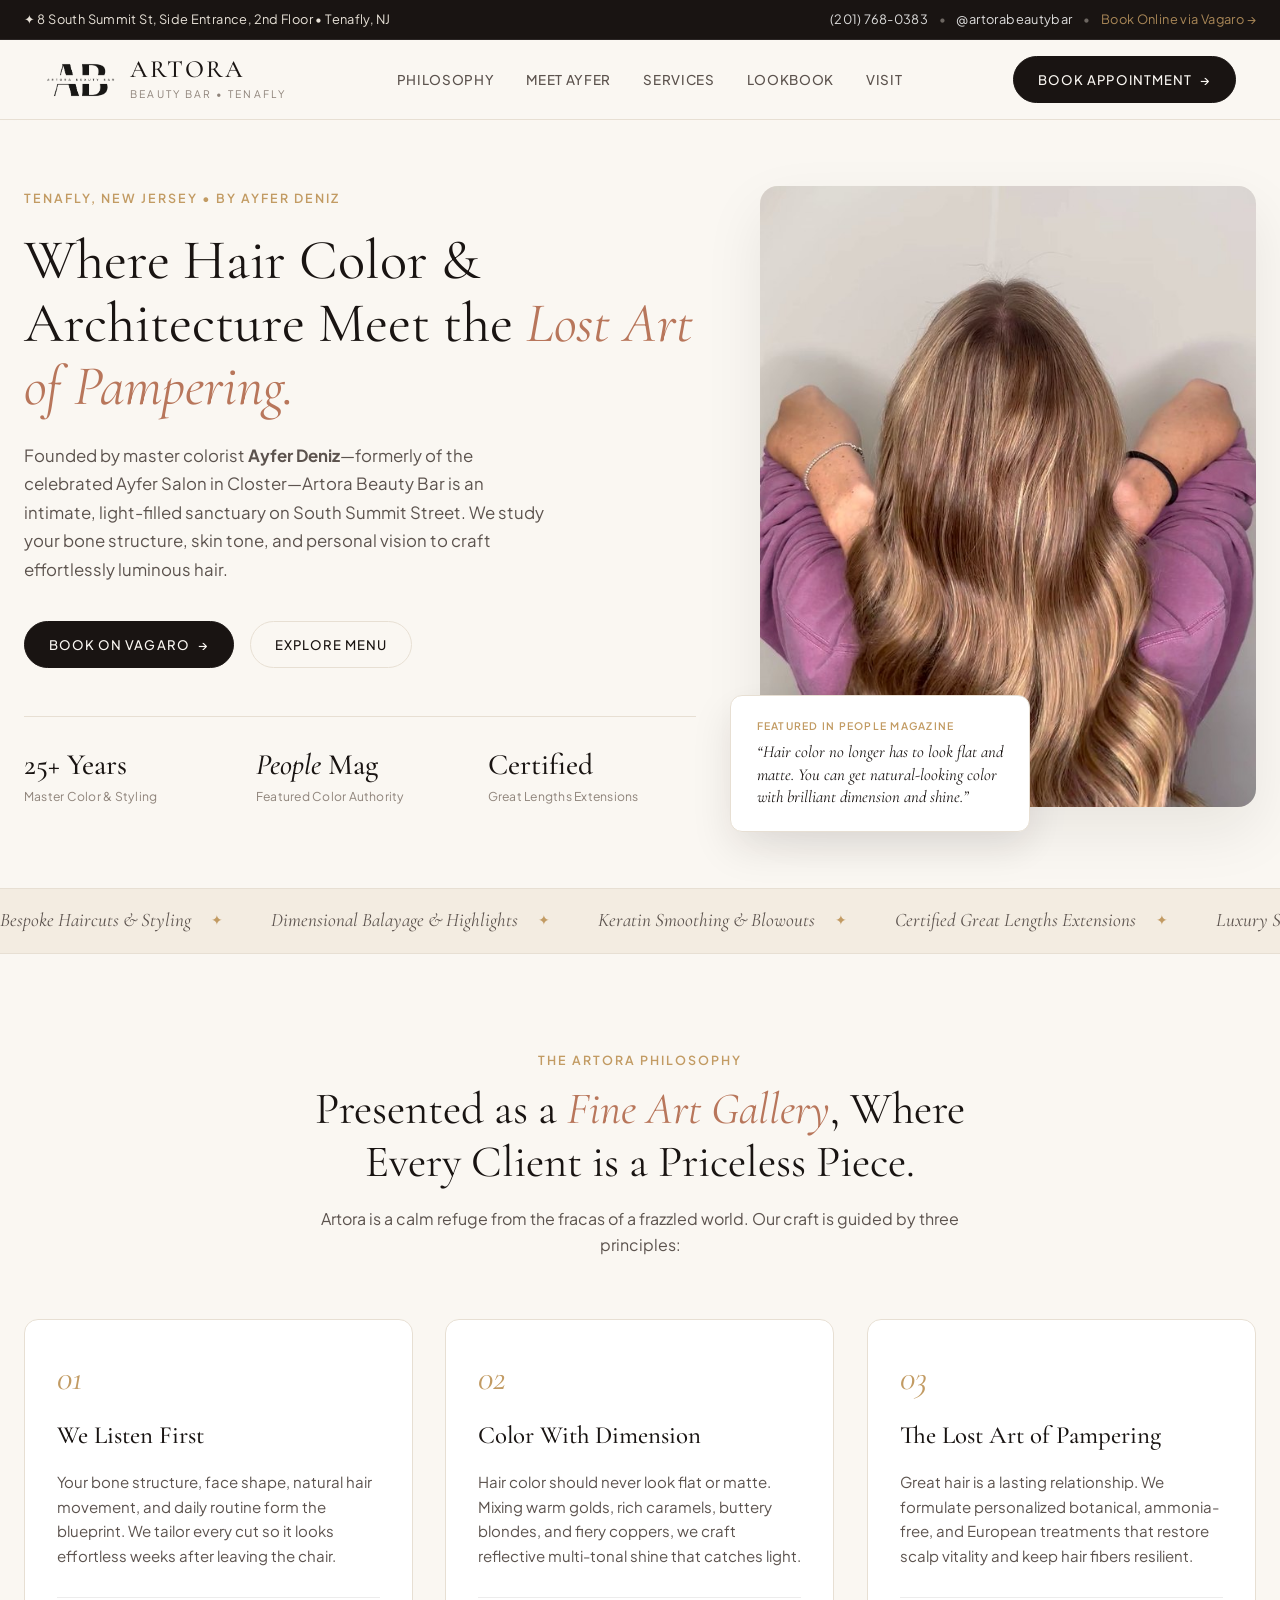
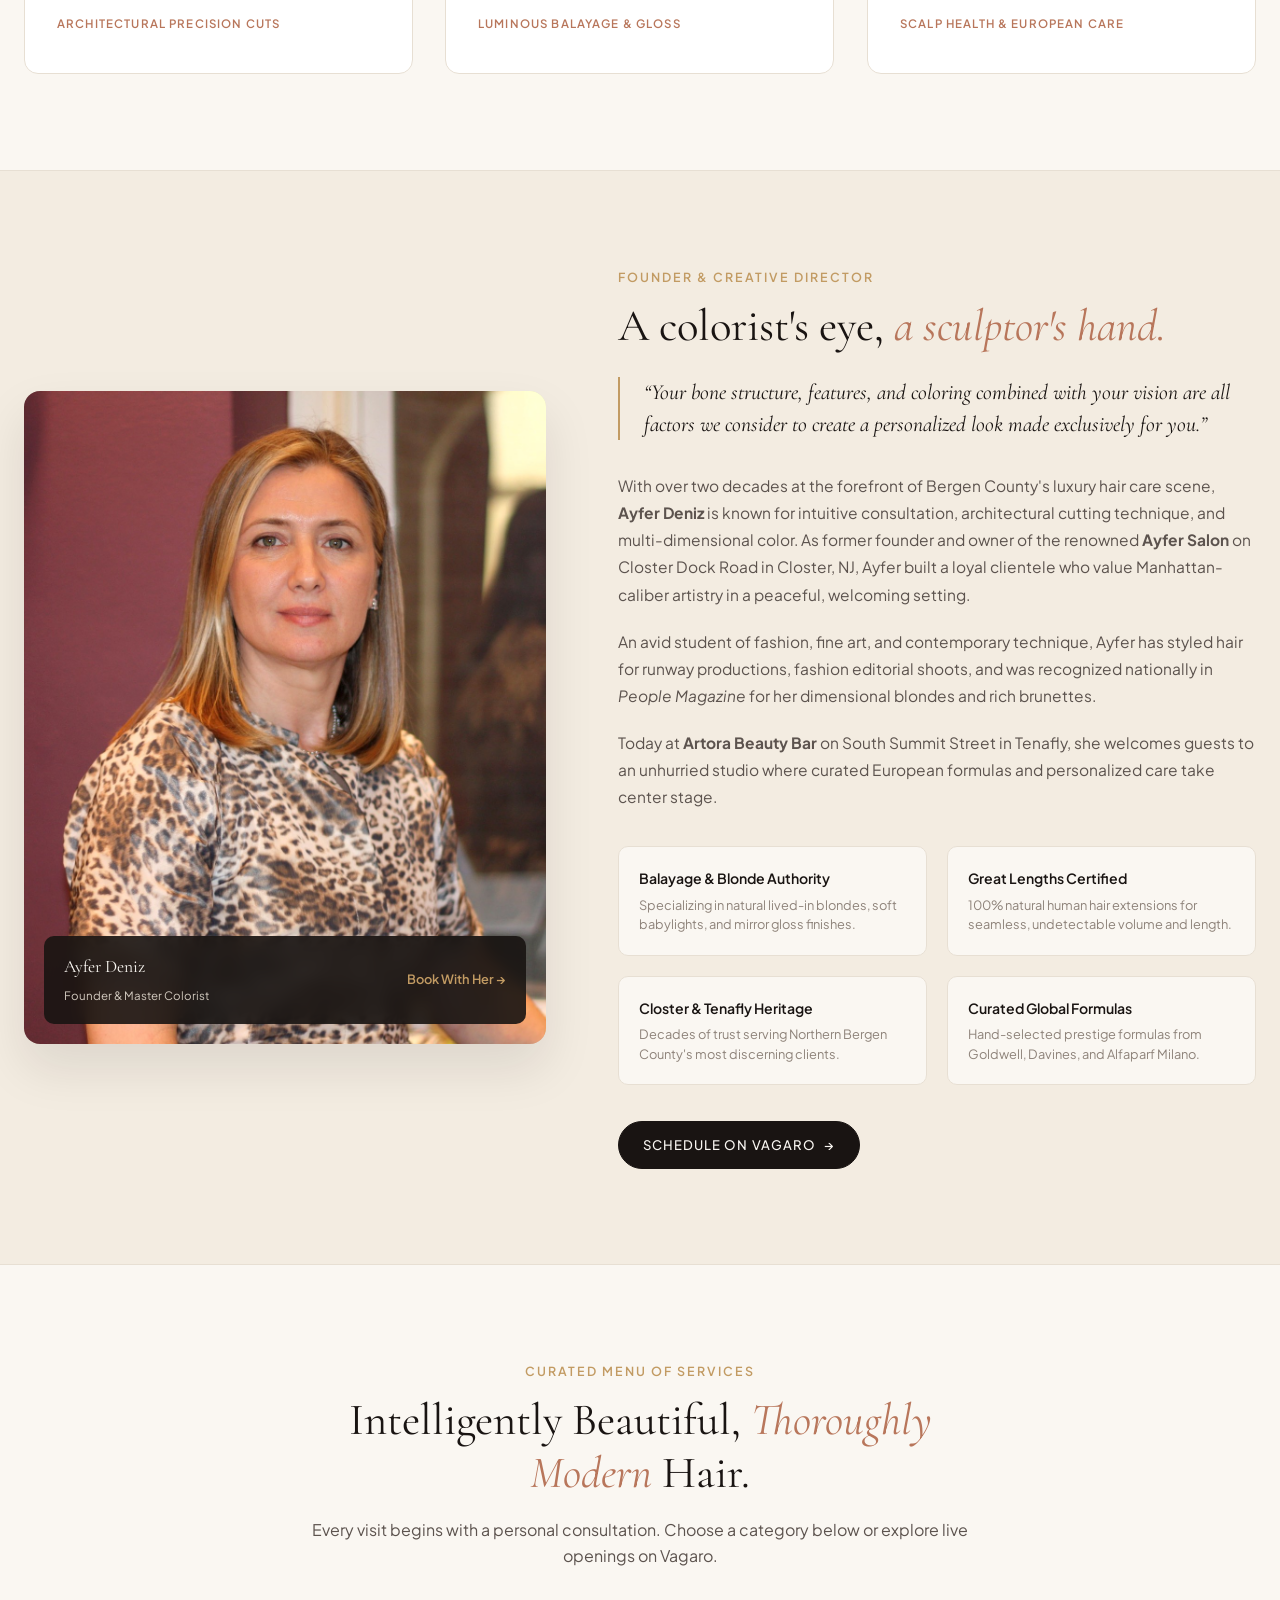
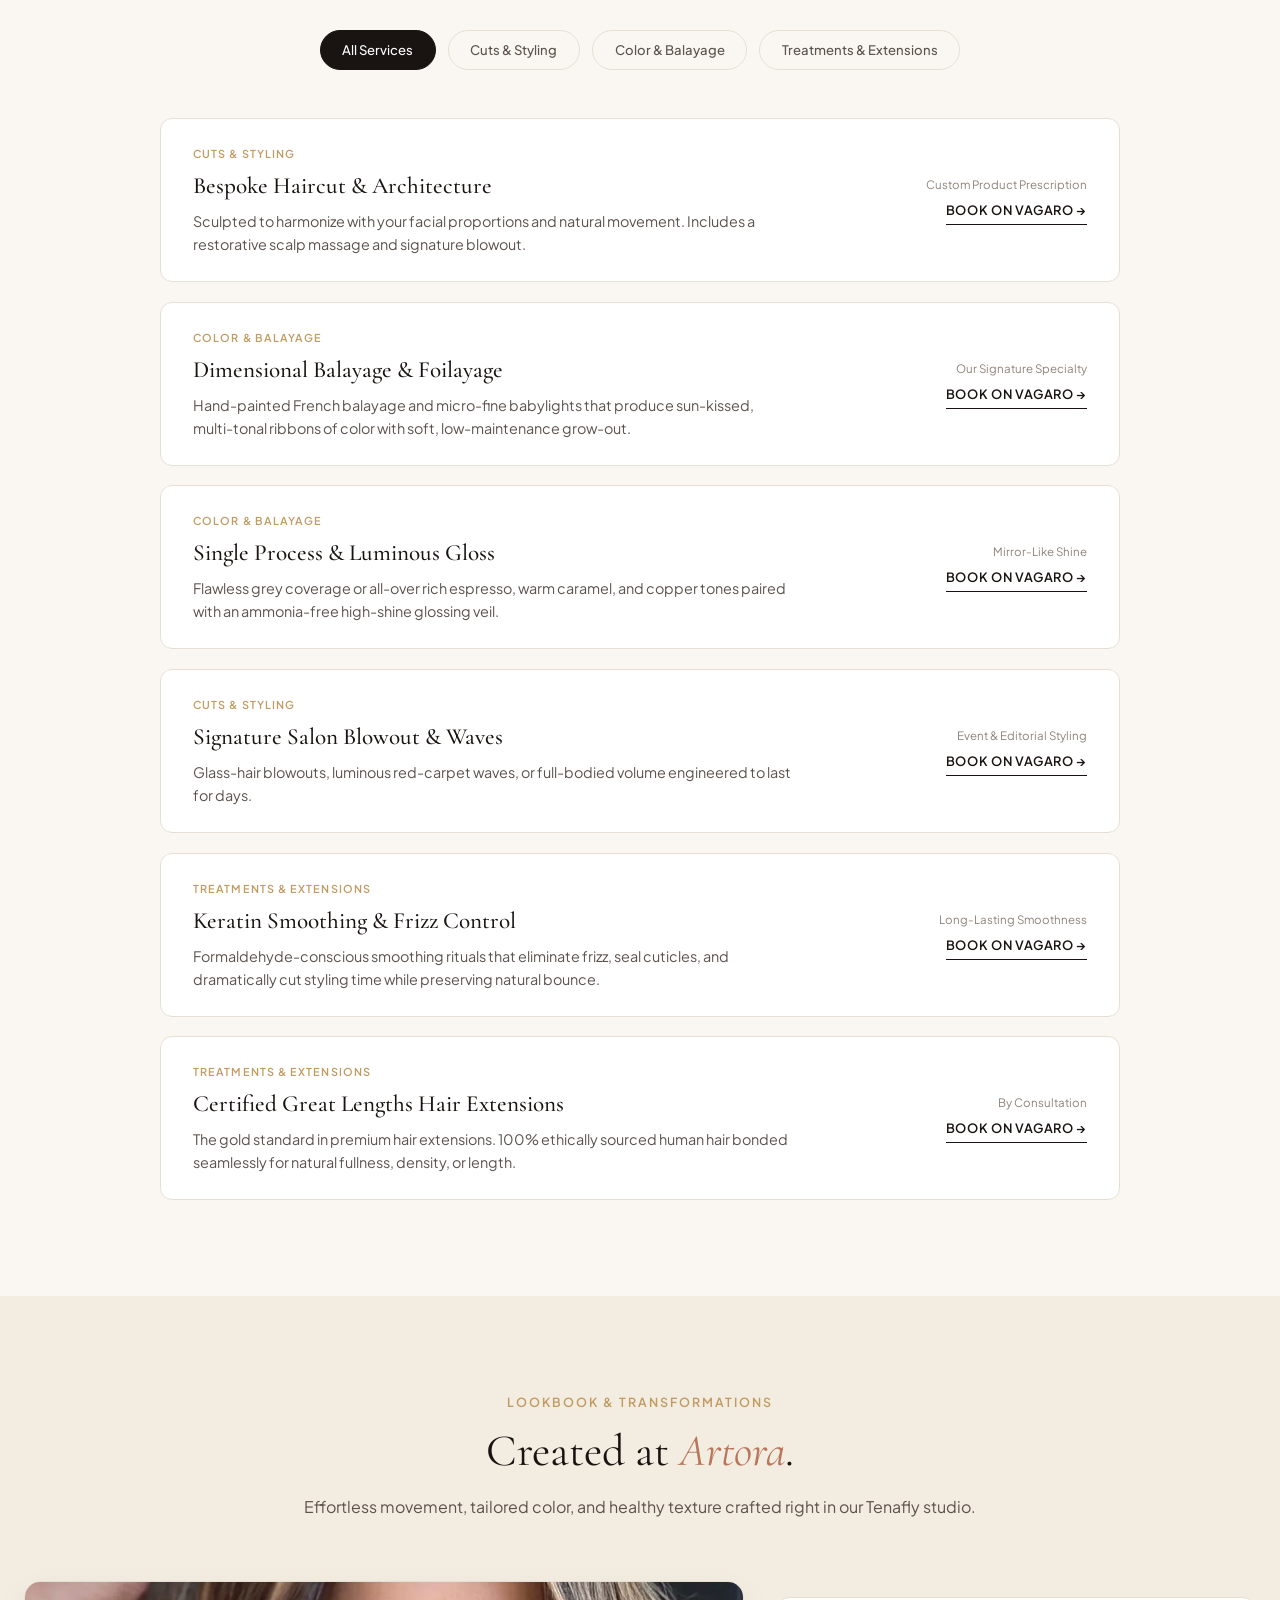
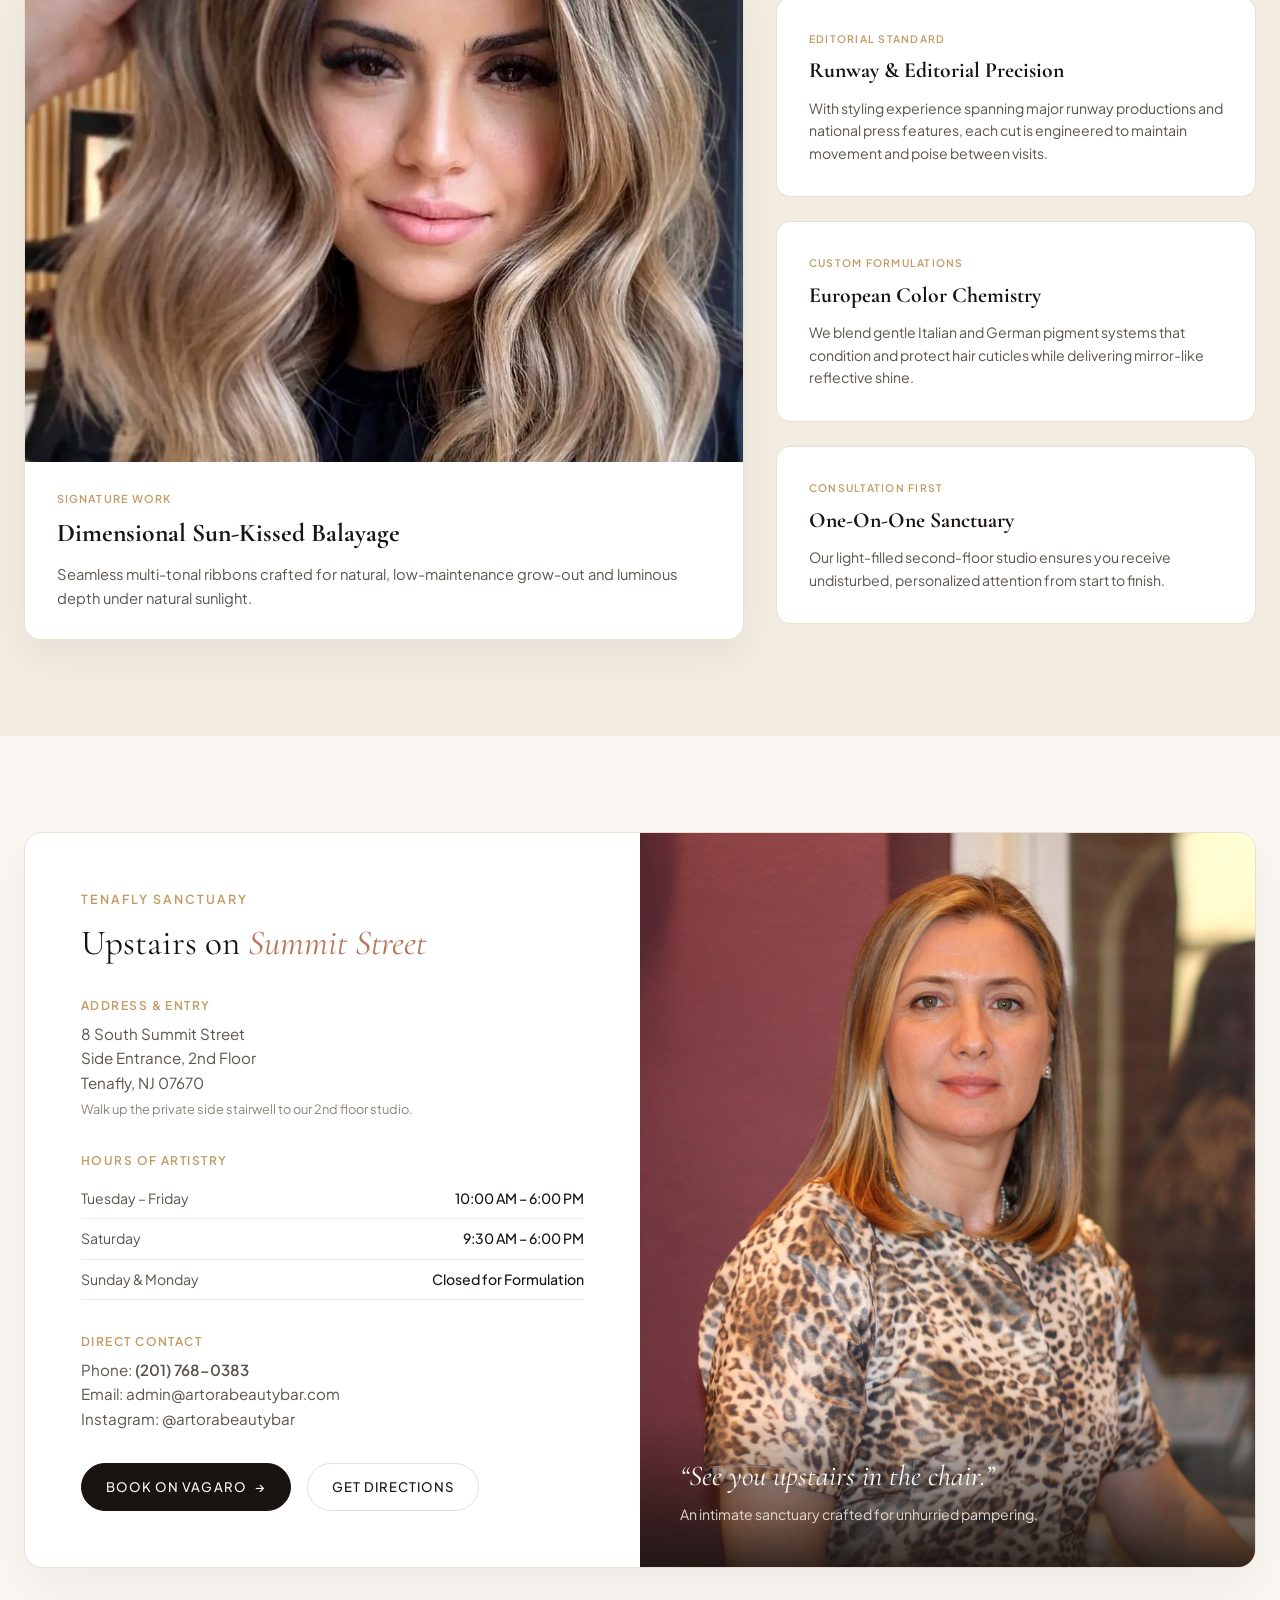
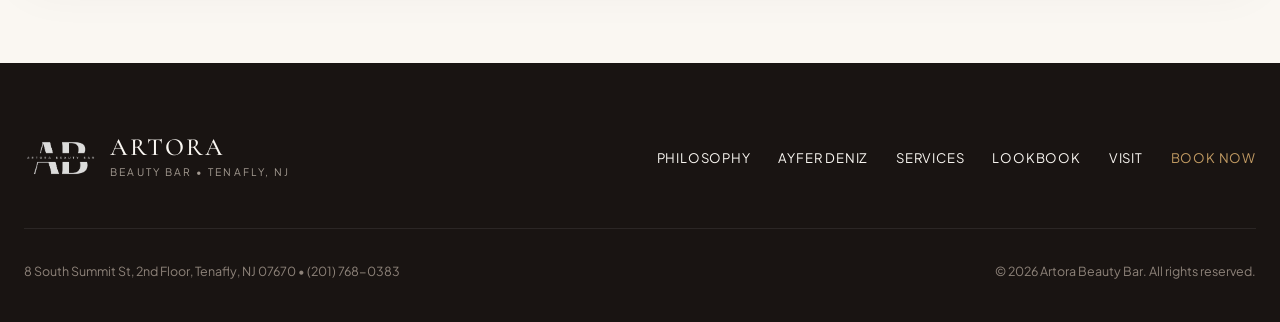
<file: gemini.html>
<!DOCTYPE html>
<html lang="en">
<head>
  <meta charset="UTF-8">
  <meta name="viewport" content="width=device-width, initial-scale=1.0">
  <title>Artora Beauty Bar | Luxury Hair Color & Architectural Styling in Tenafly, NJ</title>
  <meta name="description" content="Artora Beauty Bar by master colorist Ayfer Deniz. Bespoke haircuts, dimensional balayage, and European treatments in Tenafly, NJ.">
  <link rel="icon" type="image/png" href="assets/images/favicon.png">

  <!-- Editorial Typography -->
  <link rel="preconnect" href="https://fonts.googleapis.com">
  <link rel="preconnect" href="https://fonts.gstatic.com" crossorigin>
  <link href="https://fonts.googleapis.com/css2?family=Cormorant+Garamond:ital,wght@0,300;0,400;0,500;0,600;1,400;1,600&family=Plus+Jakarta+Sans:wght@300;400;500;600&display=swap" rel="stylesheet">

  <style>
    /* ----------------------------------------------------
       DESIGN TOKENS & RESET
    ---------------------------------------------------- */
    :root {
      --bg-canvas: #FAF7F2;
      --bg-surface: #FFFFFF;
      --bg-subtle: #F3ECE1;
      --ink-primary: #191412;
      --ink-secondary: #5C534E;
      --ink-muted: #8E837A;
      --accent-champagne: #C29B63;
      --accent-terracotta: #B8765B;
      --border-sand: #E7DFD3;
      --border-subtle: rgba(25, 20, 18, 0.08);

      --font-serif: 'Cormorant Garamond', Georgia, serif;
      --font-sans: 'Plus Jakarta Sans', system-ui, -apple-system, sans-serif;

      --ease-editorial: cubic-bezier(0.16, 1, 0.3, 1);
      --transition-standard: 0.35s cubic-bezier(0.16, 1, 0.3, 1);
      --max-width: 1240px;
    }

    *, *::before, *::after {
      box-sizing: border-box;
      margin: 0;
      padding: 0;
    }

    html {
      scroll-behavior: smooth;
      background-color: var(--bg-canvas);
      color: var(--ink-primary);
      font-family: var(--font-sans);
      font-size: 16px;
      -webkit-font-smoothing: antialiased;
    }

    body {
      overflow-x: hidden;
      line-height: 1.65;
    }

    img, video {
      display: block;
      max-width: 100%;
      height: auto;
    }

    a {
      color: inherit;
      text-decoration: none;
      transition: color var(--transition-standard);
    }

    /* ----------------------------------------------------
       SCROLL REVEAL ANIMATIONS
    ---------------------------------------------------- */
    .reveal-on-scroll {
      opacity: 0;
      transform: translateY(26px);
      transition: opacity 0.8s var(--ease-editorial), transform 0.8s var(--ease-editorial);
      will-change: opacity, transform;
    }

    .reveal-on-scroll.is-visible {
      opacity: 1;
      transform: translateY(0);
    }

    /* ----------------------------------------------------
       TOP ANNOUNCEMENT BAR
    ---------------------------------------------------- */
    .top-utility {
      background-color: var(--ink-primary);
      color: #E8E2D8;
      font-size: 0.8rem;
      letter-spacing: 0.03em;
      padding: 0.55rem 1.5rem;
      border-bottom: 1px solid rgba(255,255,255,0.08);
    }

    .top-utility-inner {
      max-width: var(--max-width);
      margin: 0 auto;
      display: flex;
      justify-content: space-between;
      align-items: center;
      flex-wrap: wrap;
      gap: 0.75rem;
    }

    .top-utility a {
      color: #FFF;
      opacity: 0.85;
    }
    .top-utility a:hover {
      opacity: 1;
      color: var(--accent-champagne);
    }

    /* ----------------------------------------------------
       NAVIGATION
    ---------------------------------------------------- */
    .header {
      position: sticky;
      top: 0;
      z-index: 100;
      background: rgba(250, 247, 242, 0.94);
      backdrop-filter: blur(14px);
      border-bottom: 1px solid var(--border-sand);
    }

    .header-inner {
      max-width: var(--max-width);
      margin: 0 auto;
      padding: 1rem 1.5rem;
      display: flex;
      justify-content: space-between;
      align-items: center;
    }

    .brand-logo-wrap {
      display: flex;
      align-items: center;
      gap: 0.85rem;
    }

    .brand-logo-img {
      height: 38px;
      width: auto;
      object-fit: contain;
    }

    .logo-text-wrap {
      display: flex;
      flex-direction: column;
    }

    .logo-title {
      font-family: var(--font-serif);
      font-size: 1.55rem;
      font-weight: 500;
      letter-spacing: 0.08em;
      text-transform: uppercase;
      line-height: 1;
    }

    .logo-subtitle {
      font-size: 0.65rem;
      letter-spacing: 0.2em;
      text-transform: uppercase;
      color: var(--ink-muted);
      margin-top: 3px;
    }

    .nav-links {
      display: flex;
      gap: 2rem;
      list-style: none;
      align-items: center;
    }

    .nav-links a {
      font-size: 0.84rem;
      font-weight: 500;
      letter-spacing: 0.05em;
      text-transform: uppercase;
      color: var(--ink-secondary);
      position: relative;
      padding-bottom: 3px;
    }

    .nav-links a::after {
      content: '';
      position: absolute;
      bottom: 0;
      left: 0;
      width: 0%;
      height: 1px;
      background-color: var(--accent-champagne);
      transition: width var(--transition-standard);
    }

    .nav-links a:hover::after {
      width: 100%;
    }

    .btn-booking {
      display: inline-flex;
      align-items: center;
      gap: 0.5rem;
      background-color: var(--ink-primary);
      color: #FAF7F2;
      font-size: 0.82rem;
      font-weight: 500;
      letter-spacing: 0.08em;
      text-transform: uppercase;
      padding: 0.75rem 1.5rem;
      border-radius: 999px;
      border: 1px solid var(--ink-primary);
      transition: all var(--transition-standard);
    }

    .btn-booking:hover {
      background-color: var(--accent-champagne);
      border-color: var(--accent-champagne);
      color: #FFFFFF;
      transform: translateY(-2px);
      box-shadow: 0 8px 20px rgba(194, 155, 99, 0.25);
    }

    .btn-outline {
      display: inline-flex;
      align-items: center;
      gap: 0.5rem;
      background: transparent;
      color: var(--ink-primary);
      font-size: 0.82rem;
      font-weight: 500;
      letter-spacing: 0.08em;
      text-transform: uppercase;
      padding: 0.75rem 1.5rem;
      border-radius: 999px;
      border: 1px solid var(--border-sand);
      transition: all var(--transition-standard);
    }

    .btn-outline:hover {
      border-color: var(--ink-primary);
      background-color: rgba(25, 20, 18, 0.03);
    }

    /* ----------------------------------------------------
       HERO
    ---------------------------------------------------- */
    .hero {
      padding: 4rem 1.5rem 5rem;
      position: relative;
    }

    .hero-container {
      max-width: var(--max-width);
      margin: 0 auto;
      display: grid;
      grid-template-columns: 1.15fr 0.85fr;
      gap: 4rem;
      align-items: center;
    }

    .hero-eyebrow {
      display: inline-block;
      font-size: 0.78rem;
      font-weight: 600;
      letter-spacing: 0.16em;
      text-transform: uppercase;
      color: var(--accent-champagne);
      margin-bottom: 1.25rem;
    }

    .hero-title {
      font-family: var(--font-serif);
      font-size: clamp(2.4rem, 4.4vw, 4.2rem);
      font-weight: 400;
      line-height: 1.12;
      color: var(--ink-primary);
      margin-bottom: 1.5rem;
    }

    .hero-title em {
      font-style: italic;
      color: var(--accent-terracotta);
      font-weight: 400;
    }

    .hero-desc {
      font-size: 1.05rem;
      color: var(--ink-secondary);
      max-width: 530px;
      margin-bottom: 2.25rem;
      line-height: 1.7;
    }

    .hero-actions {
      display: flex;
      gap: 1rem;
      flex-wrap: wrap;
      margin-bottom: 3rem;
    }

    .hero-stats {
      display: grid;
      grid-template-columns: repeat(3, 1fr);
      gap: 1.5rem;
      padding-top: 2rem;
      border-top: 1px solid var(--border-sand);
    }

    .stat-item strong {
      display: block;
      font-family: var(--font-serif);
      font-size: 1.85rem;
      font-weight: 500;
      color: var(--ink-primary);
      line-height: 1.1;
    }

    .stat-item span {
      font-size: 0.76rem;
      color: var(--ink-muted);
      letter-spacing: 0.02em;
    }

    .hero-media-wrapper {
      position: relative;
    }

    .hero-media-card {
      border-radius: 18px;
      overflow: hidden;
      background-color: var(--bg-subtle);
      box-shadow: 0 24px 60px rgba(25, 20, 18, 0.08);
      aspect-ratio: 4/5;
    }

    .hero-media-card video,
    .hero-media-card img {
      width: 100%;
      height: 100%;
      object-fit: cover;
    }

    .hero-floating-quote {
      position: absolute;
      bottom: -25px;
      left: -30px;
      background: #FFFFFF;
      padding: 1.35rem 1.6rem;
      border-radius: 12px;
      max-width: 300px;
      box-shadow: 0 16px 40px rgba(25, 20, 18, 0.1);
      border: 1px solid var(--border-sand);
      animation: gentleFloat 6s ease-in-out infinite;
    }

    @keyframes gentleFloat {
      0%, 100% { transform: translateY(0); }
      50% { transform: translateY(-6px); }
    }

    .quote-badge {
      font-size: 0.65rem;
      letter-spacing: 0.12em;
      text-transform: uppercase;
      font-weight: 600;
      color: var(--accent-champagne);
      display: block;
      margin-bottom: 0.4rem;
    }

    .quote-text {
      font-family: var(--font-serif);
      font-size: 1.05rem;
      font-style: italic;
      color: var(--ink-primary);
      line-height: 1.35;
    }

    /* ----------------------------------------------------
       TICKER
    ---------------------------------------------------- */
    .ticker {
      background-color: var(--bg-subtle);
      border-top: 1px solid var(--border-sand);
      border-bottom: 1px solid var(--border-sand);
      padding: 1rem 0;
      overflow: hidden;
      white-space: nowrap;
      display: flex;
    }

    .ticker-track {
      display: flex;
      gap: 3rem;
      animation: tickerLoop 32s linear infinite;
    }

    .ticker-item {
      display: inline-flex;
      align-items: center;
      gap: 1.25rem;
      font-family: var(--font-serif);
      font-size: 1.2rem;
      font-style: italic;
      color: var(--ink-secondary);
    }

    .ticker-item .glyph {
      color: var(--accent-champagne);
      font-style: normal;
      font-size: 0.85rem;
    }

    @keyframes tickerLoop {
      0% { transform: translateX(0); }
      100% { transform: translateX(-50%); }
    }

    /* ----------------------------------------------------
       FINE ART PILLARS
    ---------------------------------------------------- */
    .section-padding {
      padding: 6rem 1.5rem;
    }

    .container {
      max-width: var(--max-width);
      margin: 0 auto;
    }

    .section-header {
      text-align: center;
      max-width: 700px;
      margin: 0 auto 3.75rem;
    }

    .section-eyebrow {
      font-size: 0.78rem;
      font-weight: 600;
      letter-spacing: 0.16em;
      text-transform: uppercase;
      color: var(--accent-champagne);
      display: block;
      margin-bottom: 0.75rem;
    }

    .section-title {
      font-family: var(--font-serif);
      font-size: clamp(2rem, 3.5vw, 3.2rem);
      font-weight: 400;
      line-height: 1.2;
      color: var(--ink-primary);
      margin-bottom: 1rem;
    }

    .section-title em {
      font-style: italic;
      color: var(--accent-terracotta);
    }

    .section-intro {
      font-size: 1rem;
      color: var(--ink-secondary);
    }

    .philosophy-grid {
      display: grid;
      grid-template-columns: repeat(3, 1fr);
      gap: 2rem;
    }

    .pillar-card {
      background: var(--bg-surface);
      border: 1px solid var(--border-sand);
      border-radius: 14px;
      padding: 2.5rem 2rem;
      display: flex;
      flex-direction: column;
      justify-content: space-between;
      transition: transform var(--transition-standard), box-shadow var(--transition-standard), border-color var(--transition-standard);
    }

    .pillar-card:hover {
      transform: translateY(-6px);
      box-shadow: 0 18px 40px rgba(25, 20, 18, 0.06);
      border-color: var(--accent-champagne);
    }

    .pillar-number {
      font-family: var(--font-serif);
      font-size: 2.2rem;
      font-style: italic;
      color: var(--accent-champagne);
      line-height: 1;
      margin-bottom: 1.25rem;
    }

    .pillar-title {
      font-family: var(--font-serif);
      font-size: 1.55rem;
      font-weight: 500;
      color: var(--ink-primary);
      margin-bottom: 0.85rem;
    }

    .pillar-text {
      color: var(--ink-secondary);
      font-size: 0.94rem;
      line-height: 1.65;
      margin-bottom: 1.75rem;
    }

    .pillar-tag {
      font-size: 0.72rem;
      text-transform: uppercase;
      letter-spacing: 0.1em;
      font-weight: 600;
      color: var(--accent-terracotta);
      border-top: 1px solid var(--border-subtle);
      padding-top: 1rem;
    }

    /* ----------------------------------------------------
       MEET AYFER DENIZ
    ---------------------------------------------------- */
    .bio-section {
      background-color: var(--bg-subtle);
      border-top: 1px solid var(--border-sand);
      border-bottom: 1px solid var(--border-sand);
    }

    .bio-container {
      display: grid;
      grid-template-columns: 0.9fr 1.1fr;
      gap: 4.5rem;
      align-items: center;
    }

    .bio-portrait-frame {
      position: relative;
    }

    .bio-image-box {
      border-radius: 16px;
      overflow: hidden;
      aspect-ratio: 4/5;
      box-shadow: 0 24px 50px rgba(25, 20, 18, 0.1);
      position: relative;
      background: #DCD4C7;
    }

    .bio-image-box img {
      width: 100%;
      height: 100%;
      object-fit: cover;
    }

    .bio-caption-tag {
      position: absolute;
      bottom: 20px;
      left: 20px;
      right: 20px;
      background: rgba(25, 20, 18, 0.9);
      backdrop-filter: blur(8px);
      color: #FAF7F2;
      padding: 1rem 1.25rem;
      border-radius: 10px;
      display: flex;
      justify-content: space-between;
      align-items: center;
    }

    .bio-caption-tag strong {
      display: block;
      font-family: var(--font-serif);
      font-size: 1.1rem;
      font-weight: 400;
    }

    .bio-caption-tag span {
      font-size: 0.72rem;
      color: #D3CBC0;
    }

    .bio-quote-highlight {
      font-family: var(--font-serif);
      font-size: 1.35rem;
      font-style: italic;
      color: var(--ink-primary);
      border-left: 2px solid var(--accent-champagne);
      padding-left: 1.5rem;
      margin: 1.5rem 0 2rem;
      line-height: 1.45;
    }

    .bio-narrative p {
      color: var(--ink-secondary);
      font-size: 0.97rem;
      line-height: 1.75;
      margin-bottom: 1.25rem;
    }

    .bio-credentials-grid {
      display: grid;
      grid-template-columns: 1fr 1fr;
      gap: 1.25rem;
      margin: 2.25rem 0;
    }

    .credential-card {
      background: var(--bg-canvas);
      padding: 1.25rem;
      border-radius: 10px;
      border: 1px solid var(--border-sand);
    }

    .credential-card h4 {
      font-size: 0.88rem;
      font-weight: 600;
      color: var(--ink-primary);
      margin-bottom: 0.35rem;
    }

    .credential-card p {
      font-size: 0.8rem;
      color: var(--ink-muted);
      line-height: 1.5;
      margin: 0;
    }

    /* ----------------------------------------------------
       SERVICES MENU
    ---------------------------------------------------- */
    .menu-tabs {
      display: flex;
      justify-content: center;
      gap: 0.75rem;
      margin-bottom: 3rem;
      flex-wrap: wrap;
    }

    .tab-btn {
      background: transparent;
      border: 1px solid var(--border-sand);
      padding: 0.65rem 1.35rem;
      border-radius: 999px;
      font-family: var(--font-sans);
      font-size: 0.82rem;
      font-weight: 500;
      color: var(--ink-secondary);
      cursor: pointer;
      transition: all var(--transition-standard);
    }

    .tab-btn.active, .tab-btn:hover {
      background: var(--ink-primary);
      color: #FFF;
      border-color: var(--ink-primary);
    }

    .services-list {
      display: flex;
      flex-direction: column;
      gap: 1.25rem;
      max-width: 960px;
      margin: 0 auto;
    }

    .service-row {
      background: var(--bg-surface);
      border: 1px solid var(--border-sand);
      border-radius: 12px;
      padding: 1.6rem 2rem;
      display: flex;
      justify-content: space-between;
      align-items: center;
      gap: 2rem;
      transition: all var(--transition-standard);
    }

    .service-row:hover {
      border-color: var(--accent-champagne);
      box-shadow: 0 10px 30px rgba(25, 20, 18, 0.04);
      transform: translateY(-2px);
    }

    .service-details {
      flex: 1;
    }

    .service-category-badge {
      font-size: 0.68rem;
      text-transform: uppercase;
      letter-spacing: 0.1em;
      color: var(--accent-champagne);
      font-weight: 600;
      margin-bottom: 0.25rem;
      display: block;
    }

    .service-name {
      font-family: var(--font-serif);
      font-size: 1.45rem;
      font-weight: 500;
      color: var(--ink-primary);
      margin-bottom: 0.35rem;
    }

    .service-summary {
      color: var(--ink-secondary);
      font-size: 0.9rem;
      max-width: 600px;
      line-height: 1.55;
    }

    .service-action-wrap {
      text-align: right;
      display: flex;
      flex-direction: column;
      align-items: flex-end;
      gap: 0.4rem;
      min-width: 140px;
    }

    .service-note {
      font-size: 0.72rem;
      color: var(--ink-muted);
    }

    .btn-service-book {
      display: inline-flex;
      align-items: center;
      gap: 0.35rem;
      font-size: 0.8rem;
      font-weight: 600;
      text-transform: uppercase;
      letter-spacing: 0.05em;
      color: var(--ink-primary);
      border-bottom: 1px solid var(--ink-primary);
      padding-bottom: 2px;
      transition: all var(--transition-standard);
    }

    .btn-service-book:hover {
      color: var(--accent-champagne);
      border-color: var(--accent-champagne);
    }

    /* ----------------------------------------------------
       GALLERY SHOWCASE (SAFE ASSET ARCHITECTURE)
    ---------------------------------------------------- */
    .showcase-grid {
      display: grid;
      grid-template-columns: 1.2fr 0.8fr;
      gap: 2rem;
      align-items: center;
    }

    .showcase-hero-card {
      border-radius: 16px;
      overflow: hidden;
      background: var(--bg-surface);
      border: 1px solid var(--border-sand);
      box-shadow: 0 16px 40px rgba(25, 20, 18, 0.06);
    }

    .showcase-hero-card img {
      width: 100%;
      height: 480px;
      object-fit: cover;
    }

    .showcase-hero-content {
      padding: 1.75rem 2rem;
    }

    .showcase-side-cards {
      display: flex;
      flex-direction: column;
      gap: 1.5rem;
    }

    .art-feature-card {
      background: var(--bg-surface);
      border: 1px solid var(--border-sand);
      border-radius: 14px;
      padding: 2rem;
      transition: transform var(--transition-standard);
    }

    .art-feature-card:hover {
      transform: translateY(-4px);
    }

    .art-feature-card h3 {
      font-family: var(--font-serif);
      font-size: 1.35rem;
      color: var(--ink-primary);
      margin-bottom: 0.5rem;
    }

    .art-feature-card p {
      font-size: 0.88rem;
      color: var(--ink-secondary);
      line-height: 1.6;
    }

    /* ----------------------------------------------------
       VISIT & SANCTUARY HOURS
    ---------------------------------------------------- */
    .visit-card {
      background: var(--bg-surface);
      border-radius: 18px;
      border: 1px solid var(--border-sand);
      overflow: hidden;
      display: grid;
      grid-template-columns: 1fr 1fr;
      box-shadow: 0 20px 50px rgba(25, 20, 18, 0.05);
    }

    .visit-info-pane {
      padding: 3.5rem;
    }

    .info-group {
      margin-bottom: 2rem;
    }

    .info-group h4 {
      font-size: 0.75rem;
      letter-spacing: 0.12em;
      text-transform: uppercase;
      font-weight: 600;
      color: var(--accent-champagne);
      margin-bottom: 0.4rem;
    }

    .info-group p, .info-group address {
      font-style: normal;
      color: var(--ink-secondary);
      font-size: 0.95rem;
      line-height: 1.6;
    }

    .hours-table {
      width: 100%;
      border-collapse: collapse;
      font-size: 0.88rem;
      margin-top: 0.5rem;
    }

    .hours-table tr {
      border-bottom: 1px solid var(--border-subtle);
    }

    .hours-table td {
      padding: 0.5rem 0;
      color: var(--ink-secondary);
    }

    .hours-table td:last-child {
      text-align: right;
      font-weight: 500;
      color: var(--ink-primary);
    }

    .visit-visual-pane {
      background-color: var(--bg-subtle);
      position: relative;
      display: flex;
      flex-direction: column;
      justify-content: flex-end;
      overflow: hidden;
    }

    .visit-visual-pane img {
      position: absolute;
      inset: 0;
      width: 100%;
      height: 100%;
      object-fit: cover;
    }

    .visit-overlay-caption {
      position: relative;
      z-index: 2;
      background: linear-gradient(to top, rgba(25, 20, 18, 0.88), transparent);
      padding: 2.5rem;
      color: #FAF7F2;
    }

    .visit-overlay-caption h3 {
      font-family: var(--font-serif);
      font-size: 1.8rem;
      font-weight: 400;
      font-style: italic;
    }

    /* ----------------------------------------------------
       FOOTER
    ---------------------------------------------------- */
    .footer {
      background-color: var(--ink-primary);
      color: #FAF7F2;
      padding: 4.5rem 1.5rem 2.5rem;
    }

    .footer-inner {
      max-width: var(--max-width);
      margin: 0 auto;
      display: flex;
      justify-content: space-between;
      align-items: center;
      flex-wrap: wrap;
      gap: 2rem;
      padding-bottom: 3rem;
      border-bottom: 1px solid rgba(255,255,255,0.08);
    }

    .footer-bottom {
      max-width: var(--max-width);
      margin: 2rem auto 0;
      display: flex;
      justify-content: space-between;
      color: var(--ink-muted);
      font-size: 0.78rem;
      flex-wrap: wrap;
      gap: 1rem;
    }

    .mobile-booking-bar {
      display: none;
      position: fixed;
      bottom: 0;
      left: 0;
      right: 0;
      background: rgba(25, 20, 18, 0.95);
      backdrop-filter: blur(10px);
      padding: 0.85rem 1.25rem;
      z-index: 99;
      box-shadow: 0 -4px 20px rgba(0,0,0,0.15);
    }

    .mobile-booking-bar a {
      display: flex;
      justify-content: center;
      align-items: center;
      background: var(--accent-champagne);
      color: #FFF;
      padding: 0.75rem;
      border-radius: 999px;
      font-weight: 600;
      font-size: 0.85rem;
      letter-spacing: 0.08em;
      text-transform: uppercase;
    }

    /* ----------------------------------------------------
       RESPONSIVE
    ---------------------------------------------------- */
    @media (max-width: 992px) {
      .hero-container, .bio-container, .visit-card, .showcase-grid {
        grid-template-columns: 1fr;
        gap: 3rem;
      }
      .hero-floating-quote {
        left: 20px;
        bottom: 20px;
      }
      .philosophy-grid {
        grid-template-columns: 1fr;
      }
      .nav-links {
        display: none;
      }
      .mobile-booking-bar {
        display: block;
      }
      body {
        padding-bottom: 60px;
      }
    }

    @media (max-width: 640px) {
      .hero-stats {
        grid-template-columns: 1fr;
      }
      .service-row {
        flex-direction: column;
        align-items: flex-start;
      }
      .service-action-wrap {
        align-items: flex-start;
      }
      .visit-info-pane {
        padding: 2rem 1.5rem;
      }
    }
  </style>
</head>
<body>

  <!-- Top Announcement Bar -->
  <aside class="top-utility">
    <div class="top-utility-inner">
      <div>
        <span>✦ 8 South Summit St, Side Entrance, 2nd Floor • Tenafly, NJ</span>
      </div>
      <div>
        <a href="tel:2017680383">(201) 768-0383</a>
        <span style="margin: 0 0.5rem; opacity: 0.4;">•</span>
        <a href="https://www.instagram.com/artorabeautybar/" target="_blank" rel="noopener">@artorabeautybar</a>
        <span style="margin: 0 0.5rem; opacity: 0.4;">•</span>
        <a href="https://www.vagaro.com/artorabeautybar/services" target="_blank" rel="noopener" style="color: var(--accent-champagne);">Book Online via Vagaro →</a>
      </div>
    </div>
  </aside>

  <!-- Sticky Header -->
  <header class="header">
    <div class="header-inner">
      <a href="#top" class="brand-logo-wrap" aria-label="Artora Beauty Bar Home">
        <img src="assets/images/logo-dark.png" alt="Artora Logo" class="brand-logo-img">
        <div class="logo-text-wrap">
          <span class="logo-title">Artora</span>
          <span class="logo-subtitle">Beauty Bar • Tenafly</span>
        </div>
      </a>

      <nav aria-label="Main Navigation">
        <ul class="nav-links">
          <li><a href="#philosophy">Philosophy</a></li>
          <li><a href="#ayfer">Meet Ayfer</a></li>
          <li><a href="#services">Services</a></li>
          <li><a href="#lookbook">Lookbook</a></li>
          <li><a href="#visit">Visit</a></li>
        </ul>
      </nav>

      <div>
        <a href="https://www.vagaro.com/artorabeautybar/services" target="_blank" rel="noopener" class="btn-booking">
          Book Appointment <span>→</span>
        </a>
      </div>
    </div>
  </header>

  <main id="top">
    <!-- Hero Section -->
    <section class="hero">
      <div class="hero-container">
        
        <div class="reveal-on-scroll">
          <span class="hero-eyebrow">Tenafly, New Jersey • By Ayfer Deniz</span>
          <h1 class="hero-title">
            Where Hair Color & Architecture Meet the <em>Lost Art of Pampering.</em>
          </h1>
          <p class="hero-desc">
            Founded by master colorist <strong>Ayfer Deniz</strong>—formerly of the celebrated Ayfer Salon in Closter—Artora Beauty Bar is an intimate, light-filled sanctuary on South Summit Street. We study your bone structure, skin tone, and personal vision to craft effortlessly luminous hair.
          </p>

          <div class="hero-actions">
            <a href="https://www.vagaro.com/artorabeautybar/services" target="_blank" rel="noopener" class="btn-booking">
              Book on Vagaro <span>→</span>
            </a>
            <a href="#services" class="btn-outline">
              Explore Menu
            </a>
          </div>

          <div class="hero-stats">
            <div class="stat-item">
              <strong>25+ Years</strong>
              <span>Master Color & Styling</span>
            </div>
            <div class="stat-item">
              <strong><em>People</em> Mag</strong>
              <span>Featured Color Authority</span>
            </div>
            <div class="stat-item">
              <strong>Certified</strong>
              <span>Great Lengths Extensions</span>
            </div>
          </div>
        </div>

        <div class="hero-media-wrapper reveal-on-scroll">
          <div class="hero-media-card">
            <video autoplay loop muted playsinline poster="assets/images/posters/reel-dimensional-waves.jpg">
              <source src="assets/videos/reel-dimensional-waves.mp4" type="video/mp4">
              <img src="assets/images/look-dimensional-balayage.jpg" alt="Dimensional blonde balayage by Ayfer Deniz">
            </video>
          </div>

          <div class="hero-floating-quote">
            <span class="quote-badge">Featured in People Magazine</span>
            <p class="quote-text">“Hair color no longer has to look flat and matte. You can get natural-looking color with brilliant dimension and shine.”</p>
          </div>
        </div>

      </div>
    </section>

    <!-- Kinetic Marquee Ticker -->
    <div class="ticker" aria-hidden="true">
      <div class="ticker-track">
        <div class="ticker-item">Bespoke Haircuts & Styling <span class="glyph">✦</span></div>
        <div class="ticker-item">Dimensional Balayage & Highlights <span class="glyph">✦</span></div>
        <div class="ticker-item">Keratin Smoothing & Blowouts <span class="glyph">✦</span></div>
        <div class="ticker-item">Certified Great Lengths Extensions <span class="glyph">✦</span></div>
        <div class="ticker-item">Luxury Scalp & Spa Rituals <span class="glyph">✦</span></div>
        <div class="ticker-item">By Master Colorist Ayfer Deniz <span class="glyph">✦</span></div>

        <!-- Seamless loop repeat -->
        <div class="ticker-item">Bespoke Haircuts & Styling <span class="glyph">✦</span></div>
        <div class="ticker-item">Dimensional Balayage & Highlights <span class="glyph">✦</span></div>
        <div class="ticker-item">Keratin Smoothing & Blowouts <span class="glyph">✦</span></div>
        <div class="ticker-item">Certified Great Lengths Extensions <span class="glyph">✦</span></div>
        <div class="ticker-item">Luxury Scalp & Spa Rituals <span class="glyph">✦</span></div>
        <div class="ticker-item">By Master Colorist Ayfer Deniz <span class="glyph">✦</span></div>
      </div>
    </div>

    <!-- Fine Art Gallery Philosophy -->
    <section id="philosophy" class="section-padding">
      <div class="container">
        <div class="section-header reveal-on-scroll">
          <span class="section-eyebrow">The Artora Philosophy</span>
          <h2 class="section-title">Presented as a <em>Fine Art Gallery</em>, Where Every Client is a Priceless Piece.</h2>
          <p class="section-intro">Artora is a calm refuge from the fracas of a frazzled world. Our craft is guided by three principles:</p>
        </div>

        <div class="philosophy-grid">
          <article class="pillar-card reveal-on-scroll">
            <div>
              <div class="pillar-number">01</div>
              <h3 class="pillar-title">We Listen First</h3>
              <p class="pillar-text">
                Your bone structure, face shape, natural hair movement, and daily routine form the blueprint. We tailor every cut so it looks effortless weeks after leaving the chair.
              </p>
            </div>
            <div class="pillar-tag">Architectural Precision Cuts</div>
          </article>

          <article class="pillar-card reveal-on-scroll">
            <div>
              <div class="pillar-number">02</div>
              <h3 class="pillar-title">Color With Dimension</h3>
              <p class="pillar-text">
                Hair color should never look flat or matte. Mixing warm golds, rich caramels, buttery blondes, and fiery coppers, we craft reflective multi-tonal shine that catches light.
              </p>
            </div>
            <div class="pillar-tag">Luminous Balayage & Gloss</div>
          </article>

          <article class="pillar-card reveal-on-scroll">
            <div>
              <div class="pillar-number">03</div>
              <h3 class="pillar-title">The Lost Art of Pampering</h3>
              <p class="pillar-text">
                Great hair is a lasting relationship. We formulate personalized botanical, ammonia-free, and European treatments that restore scalp vitality and keep hair fibers resilient.
              </p>
            </div>
            <div class="pillar-tag">Scalp Health & European Care</div>
          </article>
        </div>
      </div>
    </section>

    <!-- Meet Ayfer Deniz Bio -->
    <section id="ayfer" class="section-padding bio-section">
      <div class="container">
        <div class="bio-container">
          
          <div class="bio-portrait-frame reveal-on-scroll">
            <div class="bio-image-box">
              <img src="assets/images/ayfer-portrait.jpg" alt="Ayfer Deniz, Master Colorist and Founder of Artora Beauty Bar">
              <div class="bio-caption-tag">
                <div>
                  <strong>Ayfer Deniz</strong>
                  <span>Founder & Master Colorist</span>
                </div>
                <a href="https://www.vagaro.com/artorabeautybar/services" target="_blank" rel="noopener" style="color: var(--accent-champagne); font-size: 0.8rem; font-weight: 600;">Book With Her →</a>
              </div>
            </div>
          </div>

          <div class="reveal-on-scroll">
            <span class="section-eyebrow">Founder & Creative Director</span>
            <h2 class="section-title">A colorist's eye, <em>a sculptor's hand.</em></h2>

            <blockquote class="bio-quote-highlight">
              “Your bone structure, features, and coloring combined with your vision are all factors we consider to create a personalized look made exclusively for you.”
            </blockquote>

            <div class="bio-narrative">
              <p>
                With over two decades at the forefront of Bergen County's luxury hair care scene, <strong>Ayfer Deniz</strong> is known for intuitive consultation, architectural cutting technique, and multi-dimensional color. As former founder and owner of the renowned <strong>Ayfer Salon</strong> on Closter Dock Road in Closter, NJ, Ayfer built a loyal clientele who value Manhattan-caliber artistry in a peaceful, welcoming setting.
              </p>
              <p>
                An avid student of fashion, fine art, and contemporary technique, Ayfer has styled hair for runway productions, fashion editorial shoots, and was recognized nationally in <em>People Magazine</em> for her dimensional blondes and rich brunettes.
              </p>
              <p>
                Today at <strong>Artora Beauty Bar</strong> on South Summit Street in Tenafly, she welcomes guests to an unhurried studio where curated European formulas and personalized care take center stage.
              </p>
            </div>

            <div class="bio-credentials-grid">
              <div class="credential-card">
                <h4>Balayage & Blonde Authority</h4>
                <p>Specializing in natural lived-in blondes, soft babylights, and mirror gloss finishes.</p>
              </div>
              <div class="credential-card">
                <h4>Great Lengths Certified</h4>
                <p>100% natural human hair extensions for seamless, undetectable volume and length.</p>
              </div>
              <div class="credential-card">
                <h4>Closter & Tenafly Heritage</h4>
                <p>Decades of trust serving Northern Bergen County's most discerning clients.</p>
              </div>
              <div class="credential-card">
                <h4>Curated Global Formulas</h4>
                <p>Hand-selected prestige formulas from Goldwell, Davines, and Alfaparf Milano.</p>
              </div>
            </div>

            <div>
              <a href="https://www.vagaro.com/artorabeautybar/services" target="_blank" rel="noopener" class="btn-booking">
                Schedule on Vagaro <span>→</span>
              </a>
            </div>
          </div>

        </div>
      </div>
    </section>

    <!-- Services Section -->
    <section id="services" class="section-padding">
      <div class="container">
        <div class="section-header reveal-on-scroll">
          <span class="section-eyebrow">Curated Menu of Services</span>
          <h2 class="section-title">Intelligently Beautiful, <em>Thoroughly Modern</em> Hair.</h2>
          <p class="section-intro">Every visit begins with a personal consultation. Choose a category below or explore live openings on Vagaro.</p>
        </div>

        <div class="menu-tabs reveal-on-scroll">
          <button class="tab-btn active" data-category="all">All Services</button>
          <button class="tab-btn" data-category="cuts">Cuts & Styling</button>
          <button class="tab-btn" data-category="color">Color & Balayage</button>
          <button class="tab-btn" data-category="treatments">Treatments & Extensions</button>
        </div>

        <div class="services-list">
          
          <div class="service-row reveal-on-scroll" data-cat="cuts">
            <div class="service-details">
              <span class="service-category-badge">Cuts & Styling</span>
              <h3 class="service-name">Bespoke Haircut & Architecture</h3>
              <p class="service-summary">Sculpted to harmonize with your facial proportions and natural movement. Includes a restorative scalp massage and signature blowout.</p>
            </div>
            <div class="service-action-wrap">
              <span class="service-note">Custom Product Prescription</span>
              <a href="https://www.vagaro.com/artorabeautybar/services" target="_blank" rel="noopener" class="btn-service-book">Book on Vagaro →</a>
            </div>
          </div>

          <div class="service-row reveal-on-scroll" data-cat="color">
            <div class="service-details">
              <span class="service-category-badge">Color & Balayage</span>
              <h3 class="service-name">Dimensional Balayage & Foilayage</h3>
              <p class="service-summary">Hand-painted French balayage and micro-fine babylights that produce sun-kissed, multi-tonal ribbons of color with soft, low-maintenance grow-out.</p>
            </div>
            <div class="service-action-wrap">
              <span class="service-note">Our Signature Specialty</span>
              <a href="https://www.vagaro.com/artorabeautybar/services" target="_blank" rel="noopener" class="btn-service-book">Book on Vagaro →</a>
            </div>
          </div>

          <div class="service-row reveal-on-scroll" data-cat="color">
            <div class="service-details">
              <span class="service-category-badge">Color & Balayage</span>
              <h3 class="service-name">Single Process & Luminous Gloss</h3>
              <p class="service-summary">Flawless grey coverage or all-over rich espresso, warm caramel, and copper tones paired with an ammonia-free high-shine glossing veil.</p>
            </div>
            <div class="service-action-wrap">
              <span class="service-note">Mirror-Like Shine</span>
              <a href="https://www.vagaro.com/artorabeautybar/services" target="_blank" rel="noopener" class="btn-service-book">Book on Vagaro →</a>
            </div>
          </div>

          <div class="service-row reveal-on-scroll" data-cat="cuts">
            <div class="service-details">
              <span class="service-category-badge">Cuts & Styling</span>
              <h3 class="service-name">Signature Salon Blowout & Waves</h3>
              <p class="service-summary">Glass-hair blowouts, luminous red-carpet waves, or full-bodied volume engineered to last for days.</p>
            </div>
            <div class="service-action-wrap">
              <span class="service-note">Event & Editorial Styling</span>
              <a href="https://www.vagaro.com/artorabeautybar/services" target="_blank" rel="noopener" class="btn-service-book">Book on Vagaro →</a>
            </div>
          </div>

          <div class="service-row reveal-on-scroll" data-cat="treatments">
            <div class="service-details">
              <span class="service-category-badge">Treatments & Extensions</span>
              <h3 class="service-name">Keratin Smoothing & Frizz Control</h3>
              <p class="service-summary">Formaldehyde-conscious smoothing rituals that eliminate frizz, seal cuticles, and dramatically cut styling time while preserving natural bounce.</p>
            </div>
            <div class="service-action-wrap">
              <span class="service-note">Long-Lasting Smoothness</span>
              <a href="https://www.vagaro.com/artorabeautybar/services" target="_blank" rel="noopener" class="btn-service-book">Book on Vagaro →</a>
            </div>
          </div>

          <div class="service-row reveal-on-scroll" data-cat="treatments">
            <div class="service-details">
              <span class="service-category-badge">Treatments & Extensions</span>
              <h3 class="service-name">Certified Great Lengths Hair Extensions</h3>
              <p class="service-summary">The gold standard in premium hair extensions. 100% ethically sourced human hair bonded seamlessly for natural fullness, density, or length.</p>
            </div>
            <div class="service-action-wrap">
              <span class="service-note">By Consultation</span>
              <a href="https://www.vagaro.com/artorabeautybar/services" target="_blank" rel="noopener" class="btn-service-book">Book on Vagaro →</a>
            </div>
          </div>

        </div>
      </div>
    </section>

    <!-- Lookbook & Editorial Showcase -->
    <section id="lookbook" class="section-padding" style="background-color: var(--bg-subtle);">
      <div class="container">
        <div class="section-header reveal-on-scroll">
          <span class="section-eyebrow">Lookbook & Transformations</span>
          <h2 class="section-title">Created at <em>Artora</em>.</h2>
          <p class="section-intro">Effortless movement, tailored color, and healthy texture crafted right in our Tenafly studio.</p>
        </div>

        <div class="showcase-grid reveal-on-scroll">
          <div class="showcase-hero-card">
            <img src="assets/images/look-dimensional-balayage.jpg" alt="Dimensional balayage created at Artora Beauty Bar">
            <div class="showcase-hero-content">
              <span class="service-category-badge">Signature Work</span>
              <h3 style="font-family: var(--font-serif); font-size: 1.6rem; margin-bottom: 0.5rem;">Dimensional Sun-Kissed Balayage</h3>
              <p style="color: var(--ink-secondary); font-size: 0.92rem;">Seamless multi-tonal ribbons crafted for natural, low-maintenance grow-out and luminous depth under natural sunlight.</p>
            </div>
          </div>

          <div class="showcase-side-cards">
            <div class="art-feature-card">
              <span class="quote-badge">Editorial Standard</span>
              <h3>Runway & Editorial Precision</h3>
              <p>With styling experience spanning major runway productions and national press features, each cut is engineered to maintain movement and poise between visits.</p>
            </div>

            <div class="art-feature-card">
              <span class="quote-badge">Custom Formulations</span>
              <h3>European Color Chemistry</h3>
              <p>We blend gentle Italian and German pigment systems that condition and protect hair cuticles while delivering mirror-like reflective shine.</p>
            </div>

            <div class="art-feature-card">
              <span class="quote-badge">Consultation First</span>
              <h3>One-On-One Sanctuary</h3>
              <p>Our light-filled second-floor studio ensures you receive undisturbed, personalized attention from start to finish.</p>
            </div>
          </div>
        </div>
      </div>
    </section>

    <!-- Visit & Sanctuary Hours -->
    <section id="visit" class="section-padding">
      <div class="container">
        <div class="visit-card reveal-on-scroll">
          
          <div class="visit-info-pane">
            <span class="section-eyebrow">Tenafly Sanctuary</span>
            <h2 class="section-title" style="font-size: 2.2rem; margin-bottom: 2rem;">Upstairs on <em>Summit Street</em></h2>

            <div class="info-group">
              <h4>Address & Entry</h4>
              <address>
                8 South Summit Street<br>
                Side Entrance, 2nd Floor<br>
                Tenafly, NJ 07670
              </address>
              <p style="font-size: 0.8rem; color: var(--ink-muted); margin-top: 4px;">Walk up the private side stairwell to our 2nd floor studio.</p>
            </div>

            <div class="info-group">
              <h4>Hours of Artistry</h4>
              <table class="hours-table" aria-label="Studio Hours">
                <tr><td>Tuesday – Friday</td><td>10:00 AM – 6:00 PM</td></tr>
                <tr><td>Saturday</td><td>9:30 AM – 6:00 PM</td></tr>
                <tr><td>Sunday & Monday</td><td>Closed for Formulation</td></tr>
              </table>
            </div>

            <div class="info-group">
              <h4>Direct Contact</h4>
              <p>
                Phone: <a href="tel:2017680383" style="font-weight: 600;">(201) 768-0383</a><br>
                Email: <a href="mailto:admin@artorabeautybar.com">admin@artorabeautybar.com</a><br>
                Instagram: <a href="https://www.instagram.com/artorabeautybar/" target="_blank" rel="noopener">@artorabeautybar</a>
              </p>
            </div>

            <div style="display: flex; gap: 1rem; flex-wrap: wrap;">
              <a href="https://www.vagaro.com/artorabeautybar/services" target="_blank" rel="noopener" class="btn-booking">
                Book on Vagaro <span>→</span>
              </a>
              <a href="https://maps.google.com/?q=8+South+Summit+Street+Tenafly+NJ+07670" target="_blank" rel="noopener" class="btn-outline">
                Get Directions
              </a>
            </div>
          </div>

          <div class="visit-visual-pane">
            <img src="assets/images/ayfer-portrait.jpg" alt="Artora Beauty Bar studio sanctuary">
            <div class="visit-overlay-caption">
              <h3>“See you upstairs in the chair.”</h3>
              <p style="font-size: 0.88rem; color: #E0D8CE; margin-top: 4px;">An intimate sanctuary crafted for unhurried pampering.</p>
            </div>
          </div>

        </div>
      </div>
    </section>
  </main>

  <!-- Footer -->
  <footer class="footer">
    <div class="footer-inner">
      <div class="brand-logo-wrap">
        <img src="assets/images/logo-dark.png" alt="Artora Logo" class="brand-logo-img" style="filter: brightness(0) invert(1); opacity: 0.85;">
        <div class="logo-text-wrap">
          <span class="logo-title" style="color: #FAF7F2;">Artora</span>
          <span class="logo-subtitle" style="color: #A39A91;">Beauty Bar • Tenafly, NJ</span>
        </div>
      </div>

      <nav aria-label="Footer Links">
        <div style="display: flex; gap: 1.75rem; flex-wrap: wrap; font-size: 0.82rem; text-transform: uppercase; letter-spacing: 0.06em;">
          <a href="#philosophy">Philosophy</a>
          <a href="#ayfer">Ayfer Deniz</a>
          <a href="#services">Services</a>
          <a href="#lookbook">Lookbook</a>
          <a href="#visit">Visit</a>
          <a href="https://www.vagaro.com/artorabeautybar/services" target="_blank" rel="noopener" style="color: var(--accent-champagne);">Book Now</a>
        </div>
      </nav>
    </div>

    <div class="footer-bottom">
      <div>8 South Summit St, 2nd Floor, Tenafly, NJ 07670 • (201) 768-0383</div>
      <div>© <span id="currentYear"></span> Artora Beauty Bar. All rights reserved.</div>
    </div>
  </footer>

  <!-- Mobile CTA -->
  <div class="mobile-booking-bar">
    <a href="https://www.vagaro.com/artorabeautybar/services" target="_blank" rel="noopener">
      Book Appointment on Vagaro →
    </a>
  </div>

  <script>
    // 1. Dynamic Year
    const year_element = document.getElementById('currentYear');
    if (year_element) {
      year_element.textContent = new Date().getFullYear();
    }

    // 2. Intersection Observer for Smooth Scroll Reveal
    function initScrollReveal() {
      const reveal_elements = document.querySelectorAll('.reveal-on-scroll');
      const scroll_observer = new IntersectionObserver((entries, observer) => {
        entries.forEach(entry => {
          if (entry.isIntersecting) {
            entry.target.classList.add('is-visible');
            observer.unobserve(entry.target);
          }
        });
      }, {
        threshold: 0.12,
        rootMargin: "0px 0px -40px 0px"
      });

      reveal_elements.forEach(element => scroll_observer.observe(element));
    }

    // 3. Service Filter Tabs
    function initServiceTabs() {
      const tab_buttons = document.querySelectorAll('.tab-btn');
      const service_rows = document.querySelectorAll('.service-row');

      tab_buttons.forEach(button => {
        button.addEventListener('click', () => {
          tab_buttons.forEach(btn => btn.classList.remove('active'));
          button.classList.add('active');

          const selected_category = button.getAttribute('data-category');

          service_rows.forEach(row => {
            const row_category = row.getAttribute('data-cat');
            if (selected_category === 'all' || row_category === selected_category) {
              row.style.display = 'flex';
            } else {
              row.style.display = 'none';
            }
          });
        });
      });
    }

    document.addEventListener('DOMContentLoaded', () => {
      initScrollReveal();
      initServiceTabs();
    });
  </script>
</body>
</html>
</file>
<file: styles.css>
/* ==========================================================================
   ARTORA BEAUTY BAR — TENAFLY, NJ
   Luxury Editorial Hair Salon Website Stylesheet
   Inspired by sdsh.com & monafiedhair.com
   Palette: Warm Alabaster (#FAF8F5), Travertine (#F3EFEA),
            Brushed Champagne Gold (#C5A880), Deep Espresso Charcoal (#181715)
   ========================================================================== */

:root {
  --bg-ivory: #FAF8F5;
  --bg-alabaster: #F4EFE8;
  --bg-sand: #EBE3D7;
  --bg-dark: #161514;
  --bg-dark-elevated: #211F1D;
  --text-primary: #181715;
  --text-secondary: #5A554E;
  --text-muted: #877F74;
  --text-light: #FAF8F5;
  --gold-primary: #C5A880;
  --gold-deep: #A6865A;
  --gold-light: #DFCBB0;
  --gold-subtle: rgba(197, 168, 128, 0.16);
  --border-hairline: rgba(24, 23, 21, 0.1);
  --border-gold: rgba(197, 168, 128, 0.45);
  --font-serif: 'Cormorant Garamond', Georgia, serif;
  --font-sans: 'Plus Jakarta Sans', -apple-system, BlinkMacSystemFont, sans-serif;
  --shadow-soft: 0 20px 50px rgba(24, 23, 21, 0.06);
  --shadow-elevated: 0 28px 70px rgba(24, 23, 21, 0.12);
  --transition-smooth: cubic-bezier(0.22, 1, 0.36, 1);
}

*, *::before, *::after {
  box-sizing: border-box;
  margin: 0;
  padding: 0;
}

html {
  scroll-behavior: smooth;
  scroll-padding-top: 90px;
  font-size: 16px;
}

body {
  background-color: var(--bg-ivory);
  color: var(--text-primary);
  font-family: var(--font-sans);
  font-weight: 400;
  line-height: 1.65;
  overflow-x: hidden;
  -webkit-font-smoothing: antialiased;
}

img, video {
  max-width: 100%;
  display: block;
}

a {
  color: inherit;
  text-decoration: none;
  transition: color 0.3s ease, opacity 0.3s ease;
}

.container {
  width: 100%;
  max-width: 1320px;
  margin: 0 auto;
  padding: 0 2rem;
}

.eyebrow {
  display: inline-flex;
  align-items: center;
  gap: 0.75rem;
  font-family: var(--font-sans);
  font-size: 0.75rem;
  font-weight: 600;
  letter-spacing: 0.22em;
  text-transform: uppercase;
  color: var(--gold-deep);
  margin-bottom: 1.1rem;
}

.eyebrow::before {
  content: "";
  display: inline-block;
  width: 28px;
  height: 1px;
  background-color: var(--gold-primary);
}

h1, h2, h3, h4, .serif {
  font-family: var(--font-serif);
  font-weight: 400;
  line-height: 1.12;
}

em.editorial-italic {
  font-family: var(--font-serif);
  font-style: italic;
  font-weight: 400;
  color: var(--gold-deep);
}

/* ==========================================================================
   TOP ANNOUNCEMENT BAR
   ========================================================================== */
.announcement-bar {
  background-color: var(--bg-dark);
  color: var(--text-light);
  font-size: 0.75rem;
  letter-spacing: 0.12em;
  text-transform: uppercase;
  padding: 0.6rem 1.5rem;
  border-bottom: 1px solid rgba(197, 168, 128, 0.2);
}

.announcement-inner {
  max-width: 1320px;
  margin: 0 auto;
  display: flex;
  justify-content: space-between;
  align-items: center;
  flex-wrap: wrap;
  gap: 0.75rem;
}

.announcement-status {
  display: inline-flex;
  align-items: center;
  gap: 0.5rem;
  color: var(--gold-light);
}

.status-dot {
  width: 7px;
  height: 7px;
  border-radius: 50%;
  background-color: #79B473;
  box-shadow: 0 0 8px rgba(121, 180, 115, 0.8);
}

.announcement-links {
  display: flex;
  align-items: center;
  gap: 1.5rem;
}

.announcement-links a:hover {
  color: var(--gold-primary);
}

/* ==========================================================================
   NAVIGATION HEADER
   ========================================================================== */
.site-header {
  position: sticky;
  top: 0;
  z-index: 100;
  background-color: rgba(250, 248, 245, 0.92);
  backdrop-filter: blur(16px);
  -webkit-backdrop-filter: blur(16px);
  border-bottom: 1px solid var(--border-hairline);
  transition: all 0.35s var(--transition-smooth);
}

.site-header.scrolled {
  padding: 0.15rem 0;
  box-shadow: 0 10px 30px rgba(24, 23, 21, 0.05);
}

.nav-container {
  max-width: 1320px;
  margin: 0 auto;
  padding: 0.9rem 2rem;
  display: flex;
  align-items: center;
  justify-content: space-between;
  gap: 1.5rem;
}

.brand-logo {
  display: flex;
  align-items: center;
  gap: 0.85rem;
}

.brand-logo img {
  height: 46px;
  width: auto;
  object-fit: contain;
}

.nav-links {
  display: flex;
  align-items: center;
  gap: 2.25rem;
  list-style: none;
}

.nav-links a {
  font-size: 0.8rem;
  font-weight: 500;
  letter-spacing: 0.14em;
  text-transform: uppercase;
  color: var(--text-primary);
  position: relative;
  padding: 0.25rem 0;
}

.nav-links a::after {
  content: "";
  position: absolute;
  left: 0;
  bottom: 0;
  width: 0;
  height: 1px;
  background-color: var(--gold-deep);
  transition: width 0.35s var(--transition-smooth);
}

.nav-links a:hover::after,
.nav-links a.active::after {
  width: 100%;
}

.nav-actions {
  display: flex;
  align-items: center;
  gap: 1rem;
}

.nav-icon-link {
  width: 38px;
  height: 38px;
  border-radius: 50%;
  border: 1px solid var(--border-hairline);
  display: inline-flex;
  align-items: center;
  justify-content: center;
  color: var(--text-primary);
  transition: all 0.3s ease;
}

.nav-icon-link:hover {
  border-color: var(--gold-primary);
  color: var(--gold-deep);
  background-color: var(--gold-subtle);
}

/* ==========================================================================
   BUTTONS
   ========================================================================== */
.btn {
  display: inline-flex;
  align-items: center;
  justify-content: center;
  gap: 0.65rem;
  font-family: var(--font-sans);
  font-size: 0.76rem;
  font-weight: 600;
  letter-spacing: 0.18em;
  text-transform: uppercase;
  padding: 0.95rem 1.85rem;
  border-radius: 2px;
  cursor: pointer;
  transition: all 0.35s var(--transition-smooth);
  border: 1px solid transparent;
  white-space: nowrap;
}

.btn-primary {
  background-color: var(--bg-dark);
  color: var(--text-light);
  border-color: var(--bg-dark);
}

.btn-primary:hover {
  background-color: var(--gold-deep);
  border-color: var(--gold-deep);
  color: #fff;
  transform: translateY(-2px);
  box-shadow: 0 12px 24px rgba(166, 134, 90, 0.25);
}

.btn-gold {
  background-color: var(--gold-primary);
  color: var(--bg-dark);
  border-color: var(--gold-primary);
}

.btn-gold:hover {
  background-color: var(--gold-deep);
  border-color: var(--gold-deep);
  color: #fff;
  transform: translateY(-2px);
}

.btn-outline {
  background-color: transparent;
  color: var(--text-primary);
  border-color: rgba(24, 23, 21, 0.3);
}

.btn-outline:hover {
  border-color: var(--bg-dark);
  background-color: var(--bg-dark);
  color: var(--text-light);
  transform: translateY(-2px);
}

.btn-sm {
  padding: 0.72rem 1.35rem;
  font-size: 0.72rem;
}

.mobile-menu-toggle {
  display: none;
  background: none;
  border: none;
  color: var(--text-primary);
  cursor: pointer;
  padding: 0.4rem;
}

/* ==========================================================================
   HERO SECTION
   ========================================================================== */
.hero {
  position: relative;
  padding: 4.5rem 0 6.5rem;
  overflow: hidden;
  background: radial-gradient(circle at 82% 20%, rgba(197, 168, 128, 0.16) 0%, rgba(250, 248, 245, 0) 55%),
              linear-gradient(180deg, var(--bg-ivory) 0%, var(--bg-alabaster) 100%);
}

.hero-grid {
  display: grid;
  grid-template-columns: 1.08fr 0.92fr;
  gap: 4.5rem;
  align-items: center;
}

.hero-title {
  font-size: clamp(2.85rem, 5vw, 4.65rem);
  color: var(--text-primary);
  margin-bottom: 1.5rem;
  letter-spacing: -0.01em;
}

.hero-lead {
  font-size: 1.08rem;
  color: var(--text-secondary);
  max-width: 540px;
  margin-bottom: 2.25rem;
  line-height: 1.75;
}

.hero-cta-group {
  display: flex;
  flex-wrap: wrap;
  align-items: center;
  gap: 1rem;
  margin-bottom: 3rem;
}

.hero-credentials {
  display: grid;
  grid-template-columns: repeat(3, 1fr);
  gap: 1.5rem;
  padding-top: 2rem;
  border-top: 1px solid var(--border-hairline);
}

.credential-item strong {
  display: block;
  font-family: var(--font-serif);
  font-size: 1.75rem;
  font-weight: 500;
  color: var(--text-primary);
  line-height: 1.1;
  margin-bottom: 0.25rem;
}

.credential-item span {
  font-size: 0.76rem;
  letter-spacing: 0.08em;
  text-transform: uppercase;
  color: var(--text-muted);
}

/* Hero Visual Composition */
.hero-visual {
  position: relative;
  padding-right: 1.5rem;
}

.hero-main-frame {
  position: relative;
  border-radius: 220px 220px 6px 6px;
  overflow: hidden;
  box-shadow: var(--shadow-elevated);
  aspect-ratio: 4 / 5;
  border: 1px solid var(--border-gold);
}

.hero-main-frame img {
  width: 100%;
  height: 100%;
  object-fit: cover;
  transform: scale(1.01);
  transition: transform 1.2s var(--transition-smooth);
}

.hero-main-frame:hover img {
  transform: scale(1.05);
}

.hero-video-card {
  position: absolute;
  bottom: -2rem;
  left: -2.5rem;
  width: 215px;
  background: var(--bg-ivory);
  padding: 0.65rem;
  border-radius: 6px;
  box-shadow: var(--shadow-elevated);
  border: 1px solid var(--border-gold);
  z-index: 3;
}

.hero-video-wrap {
  position: relative;
  aspect-ratio: 9 / 14;
  overflow: hidden;
  border-radius: 3px;
  transform: translateZ(0);
}

.hero-video-wrap video {
  width: 100%;
  height: 100%;
  object-fit: cover;
}

.hero-video-caption {
  display: flex;
  align-items: center;
  justify-content: space-between;
  padding: 0.55rem 0.25rem 0.15rem;
  font-size: 0.68rem;
  font-weight: 600;
  letter-spacing: 0.12em;
  text-transform: uppercase;
  color: var(--text-primary);
}

.hero-press-pill {
  position: absolute;
  top: 2.25rem;
  right: -0.5rem;
  background-color: rgba(22, 21, 20, 0.92);
  backdrop-filter: blur(10px);
  color: var(--text-light);
  padding: 1rem 1.35rem;
  border-radius: 4px;
  border-left: 3px solid var(--gold-primary);
  box-shadow: var(--shadow-soft);
  max-width: 230px;
  z-index: 3;
}

.hero-press-pill small {
  display: block;
  font-size: 0.65rem;
  letter-spacing: 0.18em;
  text-transform: uppercase;
  color: var(--gold-primary);
  margin-bottom: 0.25rem;
}

.hero-press-pill p {
  font-family: var(--font-serif);
  font-style: italic;
  font-size: 0.98rem;
  line-height: 1.3;
}

/* ==========================================================================
   MARQUEE RIBBON
   ========================================================================== */
.editorial-marquee {
  background-color: var(--bg-dark);
  color: var(--gold-light);
  padding: 1.1rem 0;
  overflow: hidden;
  border-top: 1px solid rgba(197, 168, 128, 0.25);
  border-bottom: 1px solid rgba(197, 168, 128, 0.25);
  contain: content;
  transform: translateZ(0);
}

.marquee-track {
  display: flex;
  width: max-content;
  will-change: transform;
  transform: translate3d(0, 0, 0);
  animation: scrollMarquee 36s linear infinite;
}

.marquee-item {
  display: inline-flex;
  align-items: center;
  gap: 2.25rem;
  padding-right: 2.25rem;
  font-family: var(--font-serif);
  font-size: 1.15rem;
  letter-spacing: 0.12em;
  text-transform: uppercase;
  white-space: nowrap;
  transform: translateZ(0);
}

.marquee-diamond {
  color: var(--gold-primary);
  font-size: 0.75rem;
}

@keyframes scrollMarquee {
  0% { transform: translate3d(0, 0, 0); }
  100% { transform: translate3d(-50%, 0, 0); }
}

/* ==========================================================================
   THREE PILLARS / PHILOSOPHY SECTION
   ========================================================================== */
.philosophy-section {
  padding: 7rem 0;
  background-color: var(--bg-ivory);
}

.section-header-center {
  text-align: center;
  max-width: 760px;
  margin: 0 auto 4.5rem;
}

.section-title {
  font-size: clamp(2.25rem, 3.8vw, 3.35rem);
  color: var(--text-primary);
  margin-bottom: 1.15rem;
}

.section-subtitle {
  font-size: 1.02rem;
  color: var(--text-secondary);
  line-height: 1.75;
}

.pillars-grid {
  display: grid;
  grid-template-columns: repeat(3, 1fr);
  gap: 2.25rem;
}

.pillar-card {
  background-color: #fff;
  border: 1px solid var(--border-hairline);
  padding: 2.75rem 2.25rem;
  border-radius: 4px;
  transition: all 0.4s var(--transition-smooth);
  position: relative;
  display: flex;
  flex-direction: column;
  justify-content: space-between;
}

.pillar-card::before {
  content: "";
  position: absolute;
  top: 0;
  left: 0;
  width: 100%;
  height: 3px;
  background: linear-gradient(90deg, var(--gold-primary), transparent);
  opacity: 0;
  transition: opacity 0.4s ease;
}

.pillar-card:hover {
  transform: translateY(-6px);
  box-shadow: var(--shadow-soft);
  border-color: var(--border-gold);
}

.pillar-card:hover::before {
  opacity: 1;
}

.pillar-number {
  font-family: var(--font-serif);
  font-size: 2.4rem;
  color: var(--gold-primary);
  line-height: 1;
  margin-bottom: 1.25rem;
}

.pillar-card h3 {
  font-size: 1.65rem;
  margin-bottom: 0.85rem;
  color: var(--text-primary);
}

.pillar-card p {
  font-size: 0.95rem;
  color: var(--text-secondary);
  line-height: 1.75;
  margin-bottom: 1.5rem;
}

.pillar-tag {
  font-size: 0.72rem;
  font-weight: 600;
  letter-spacing: 0.16em;
  text-transform: uppercase;
  color: var(--gold-deep);
  padding-top: 1.1rem;
  border-top: 1px solid var(--border-hairline);
}

/* ==========================================================================
   MEET AYFER DENIZ — FOUNDER & MASTER STYLIST
   ========================================================================== */
.founder-section {
  padding: 7.5rem 0;
  background-color: var(--bg-alabaster);
  border-top: 1px solid var(--border-hairline);
  border-bottom: 1px solid var(--border-hairline);
}

.founder-grid {
  display: grid;
  grid-template-columns: 0.95fr 1.05fr;
  gap: 5rem;
  align-items: center;
}

.founder-gallery {
  position: relative;
}

.founder-primary-img-wrap {
  position: relative;
  border-radius: 6px;
  overflow: hidden;
  box-shadow: var(--shadow-elevated);
  border: 1px solid var(--border-gold);
  aspect-ratio: 4 / 4.7;
  background-color: var(--bg-dark);
}

.founder-primary-img-wrap img {
  width: 100%;
  height: 100%;
  object-fit: cover;
  transition: opacity 0.4s ease, transform 0.8s var(--transition-smooth);
}

.founder-caption-badge {
  position: absolute;
  bottom: 1.25rem;
  left: 1.25rem;
  right: 1.25rem;
  background: rgba(22, 21, 20, 0.86);
  backdrop-filter: blur(10px);
  color: var(--text-light);
  padding: 0.95rem 1.25rem;
  border-radius: 4px;
  border-left: 3px solid var(--gold-primary);
  display: flex;
  justify-content: space-between;
  align-items: center;
}

.founder-caption-badge strong {
  display: block;
  font-family: var(--font-serif);
  font-size: 1.2rem;
  font-weight: 500;
}

.founder-caption-badge span {
  font-size: 0.72rem;
  letter-spacing: 0.14em;
  text-transform: uppercase;
  color: var(--gold-light);
}

.founder-thumbs {
  display: grid;
  grid-template-columns: repeat(3, 1fr);
  gap: 0.85rem;
  margin-top: 1rem;
}

.founder-thumb-btn {
  border: 2px solid transparent;
  border-radius: 4px;
  overflow: hidden;
  cursor: pointer;
  aspect-ratio: 1 / 1;
  padding: 0;
  background: var(--bg-dark);
  transition: all 0.25s ease;
  opacity: 0.72;
}

.founder-thumb-btn img {
  width: 100%;
  height: 100%;
  object-fit: cover;
}

.founder-thumb-btn.active,
.founder-thumb-btn:hover {
  border-color: var(--gold-deep);
  opacity: 1;
  transform: translateY(-2px);
}

.founder-content h2 {
  font-size: clamp(2.35rem, 3.8vw, 3.4rem);
  margin-bottom: 1.25rem;
}

.founder-quote {
  font-family: var(--font-serif);
  font-style: italic;
  font-size: 1.45rem;
  line-height: 1.45;
  color: var(--gold-deep);
  padding-left: 1.35rem;
  border-left: 2px solid var(--gold-primary);
  margin: 1.5rem 0 1.75rem;
}

.founder-bio p {
  font-size: 0.98rem;
  color: var(--text-secondary);
  margin-bottom: 1.15rem;
  line-height: 1.8;
}

.founder-highlights {
  display: grid;
  grid-template-columns: repeat(2, 1fr);
  gap: 1rem;
  margin: 2rem 0 2.25rem;
}

.founder-highlight-item {
  background: rgba(255, 255, 255, 0.7);
  border: 1px solid var(--border-hairline);
  padding: 1rem 1.2rem;
  border-radius: 4px;
}

.founder-highlight-item h4 {
  font-family: var(--font-sans);
  font-size: 0.76rem;
  font-weight: 600;
  letter-spacing: 0.14em;
  text-transform: uppercase;
  color: var(--gold-deep);
  margin-bottom: 0.3rem;
}

.founder-highlight-item p {
  font-size: 0.88rem;
  color: var(--text-primary);
  margin: 0;
}

/* ==========================================================================
   SERVICES MENU SECTION
   ========================================================================== */
.services-section {
  padding: 7.5rem 0;
  background-color: var(--bg-ivory);
}

.service-tabs {
  display: flex;
  justify-content: center;
  flex-wrap: wrap;
  gap: 0.65rem;
  margin-bottom: 3.5rem;
}

.service-tab-btn {
  background: transparent;
  border: 1px solid var(--border-hairline);
  color: var(--text-secondary);
  padding: 0.75rem 1.45rem;
  font-family: var(--font-sans);
  font-size: 0.75rem;
  font-weight: 600;
  letter-spacing: 0.15em;
  text-transform: uppercase;
  border-radius: 2px;
  cursor: pointer;
  transition: all 0.3s ease;
}

.service-tab-btn:hover {
  border-color: var(--gold-primary);
  color: var(--text-primary);
}

.service-tab-btn.active {
  background-color: var(--bg-dark);
  border-color: var(--bg-dark);
  color: var(--text-light);
}

.services-menu-grid {
  display: grid;
  grid-template-columns: repeat(2, 1fr);
  gap: 1.75rem;
}

.service-card {
  background-color: #fff;
  border: 1px solid var(--border-hairline);
  padding: 2.25rem;
  border-radius: 4px;
  display: flex;
  flex-direction: column;
  justify-content: space-between;
  transition: all 0.35s var(--transition-smooth);
}

.service-card:hover {
  border-color: var(--border-gold);
  box-shadow: var(--shadow-soft);
  transform: translateY(-4px);
}

.service-card-top {
  display: flex;
  justify-content: space-between;
  align-items: flex-start;
  gap: 1rem;
  margin-bottom: 0.75rem;
  padding-bottom: 0.85rem;
  border-bottom: 1px solid var(--border-hairline);
}

.service-card h3 {
  font-size: 1.55rem;
  color: var(--text-primary);
}

.service-category-tag {
  font-size: 0.68rem;
  font-weight: 600;
  letter-spacing: 0.14em;
  text-transform: uppercase;
  color: var(--gold-deep);
  background: var(--gold-subtle);
  padding: 0.3rem 0.65rem;
  border-radius: 2px;
  white-space: nowrap;
}

.service-card p {
  font-size: 0.94rem;
  color: var(--text-secondary);
  line-height: 1.72;
  margin-bottom: 1.35rem;
}

.service-features {
  display: flex;
  flex-wrap: wrap;
  gap: 0.5rem;
  list-style: none;
  margin-bottom: 1.5rem;
}

.service-features li {
  font-size: 0.75rem;
  color: var(--text-secondary);
  background: var(--bg-ivory);
  border: 1px solid var(--border-hairline);
  padding: 0.28rem 0.7rem;
  border-radius: 2px;
}

.service-card-footer {
  display: flex;
  align-items: center;
  justify-content: space-between;
  padding-top: 1rem;
  border-top: 1px dashed rgba(24, 23, 21, 0.12);
}

.service-card-footer span {
  font-size: 0.75rem;
  color: var(--text-muted);
  font-style: italic;
}

.service-book-link {
  font-size: 0.74rem;
  font-weight: 600;
  letter-spacing: 0.16em;
  text-transform: uppercase;
  color: var(--text-primary);
  display: inline-flex;
  align-items: center;
  gap: 0.45rem;
}

.service-book-link:hover {
  color: var(--gold-deep);
}

/* Luxury Formulations / Brands Banner */
.brands-showcase {
  margin-top: 4.5rem;
  padding: 2.75rem 3rem;
  background-color: var(--bg-alabaster);
  border: 1px solid var(--border-gold);
  border-radius: 4px;
  text-align: center;
}

.brands-showcase h4 {
  font-family: var(--font-sans);
  font-size: 0.74rem;
  font-weight: 600;
  letter-spacing: 0.2em;
  text-transform: uppercase;
  color: var(--gold-deep);
  margin-bottom: 0.6rem;
}

.brands-showcase p {
  font-size: 0.92rem;
  color: var(--text-secondary);
  max-width: 720px;
  margin: 0 auto 1.75rem;
}

.brand-pills {
  display: flex;
  flex-wrap: wrap;
  justify-content: center;
  gap: 0.85rem 1.5rem;
}

.brand-pill {
  font-family: var(--font-serif);
  font-size: 1.2rem;
  font-weight: 500;
  letter-spacing: 0.06em;
  color: var(--text-primary);
  padding: 0.4rem 1rem;
  background: rgba(255, 255, 255, 0.75);
  border: 1px solid var(--border-hairline);
  border-radius: 2px;
}

/* ==========================================================================
   LOOKBOOK & MOTION REELS SECTION
   ========================================================================== */
.lookbook-section {
  padding: 7.5rem 0;
  background-color: var(--bg-dark);
  color: var(--text-light);
}

.lookbook-section .section-title {
  color: var(--text-light);
}

.lookbook-section .section-subtitle {
  color: rgba(250, 248, 245, 0.72);
}

.lookbook-filters {
  display: flex;
  justify-content: center;
  flex-wrap: wrap;
  gap: 0.65rem;
  margin-bottom: 3.25rem;
}

.lookbook-filter-btn {
  background: rgba(255, 255, 255, 0.04);
  border: 1px solid rgba(250, 248, 245, 0.18);
  color: rgba(250, 248, 245, 0.78);
  padding: 0.7rem 1.35rem;
  font-family: var(--font-sans);
  font-size: 0.74rem;
  font-weight: 600;
  letter-spacing: 0.15em;
  text-transform: uppercase;
  border-radius: 2px;
  cursor: pointer;
  transition: all 0.3s ease;
}

.lookbook-filter-btn:hover,
.lookbook-filter-btn.active {
  background-color: var(--gold-primary);
  border-color: var(--gold-primary);
  color: var(--bg-dark);
}

.lookbook-grid {
  display: grid;
  grid-template-columns: repeat(3, 1fr);
  gap: 1.5rem;
}

.lookbook-item {
  position: relative;
  border-radius: 4px;
  overflow: hidden;
  background-color: var(--bg-dark-elevated);
  border: 1px solid rgba(197, 168, 128, 0.22);
  aspect-ratio: 4 / 5;
  cursor: pointer;
  group: lookbook;
}

.lookbook-item img,
.lookbook-item video {
  width: 100%;
  height: 100%;
  object-fit: cover;
  transition: transform 0.8s var(--transition-smooth);
}

.lookbook-item:hover img,
.lookbook-item:hover video {
  transform: scale(1.04);
}

.lookbook-overlay {
  position: absolute;
  inset: 0;
  background: linear-gradient(180deg, rgba(22, 21, 20, 0.05) 45%, rgba(22, 21, 20, 0.88) 100%);
  display: flex;
  flex-direction: column;
  justify-content: flex-end;
  padding: 1.5rem;
  opacity: 0.95;
  transition: opacity 0.35s ease;
}

.lookbook-badge {
  position: absolute;
  top: 1rem;
  left: 1rem;
  background: rgba(22, 21, 20, 0.78);
  backdrop-filter: blur(8px);
  color: var(--gold-light);
  font-size: 0.65rem;
  font-weight: 600;
  letter-spacing: 0.16em;
  text-transform: uppercase;
  padding: 0.35rem 0.75rem;
  border-radius: 2px;
  border: 1px solid rgba(197, 168, 128, 0.35);
}

.video-sound-indicator {
  position: absolute;
  top: 1rem;
  right: 1rem;
  width: 34px;
  height: 34px;
  border-radius: 50%;
  background: rgba(22, 21, 20, 0.78);
  border: 1px solid rgba(197, 168, 128, 0.4);
  color: var(--gold-light);
  display: flex;
  align-items: center;
  justify-content: center;
  font-size: 0.75rem;
}

.lookbook-overlay h4 {
  font-size: 1.35rem;
  color: #fff;
  margin-bottom: 0.2rem;
}

.lookbook-overlay p {
  font-size: 0.78rem;
  color: var(--gold-light);
  letter-spacing: 0.08em;
  text-transform: uppercase;
}

.instagram-cta-bar {
  margin-top: 4rem;
  padding: 2.5rem;
  background: rgba(255, 255, 255, 0.04);
  border: 1px solid rgba(197, 168, 128, 0.3);
  border-radius: 4px;
  display: flex;
  align-items: center;
  justify-content: space-between;
  flex-wrap: wrap;
  gap: 1.5rem;
}

.instagram-cta-text h3 {
  font-size: 1.85rem;
  color: #fff;
  margin-bottom: 0.3rem;
}

.instagram-cta-text p {
  color: rgba(250, 248, 245, 0.72);
  font-size: 0.95rem;
}

/* ==========================================================================
   PRESS & EDITORIAL ACCLAIM SECTION
   ========================================================================== */
.press-section {
  padding: 7rem 0;
  background-color: var(--bg-alabaster);
  border-bottom: 1px solid var(--border-hairline);
}

.press-card {
  background-color: #fff;
  border: 1px solid var(--border-gold);
  border-radius: 6px;
  padding: 3.5rem;
  box-shadow: var(--shadow-soft);
  display: grid;
  grid-template-columns: 1.25fr 0.75fr;
  gap: 3.5rem;
  align-items: center;
}

.press-quote-text {
  font-family: var(--font-serif);
  font-size: clamp(1.35rem, 2.2vw, 1.75rem);
  font-style: italic;
  line-height: 1.55;
  color: var(--text-primary);
  margin: 1.25rem 0 1.75rem;
}

.press-attribution {
  display: flex;
  align-items: center;
  gap: 1.1rem;
}

.press-attribution img {
  width: 64px;
  height: 64px;
  border-radius: 50%;
  object-fit: cover;
  border: 2px solid var(--gold-primary);
}

.press-attribution strong {
  display: block;
  font-size: 0.95rem;
  letter-spacing: 0.08em;
  text-transform: uppercase;
}

.press-attribution span {
  font-size: 0.84rem;
  color: var(--text-secondary);
}

.press-magazine-preview {
  display: flex;
  flex-direction: column;
  align-items: center;
  background: var(--bg-ivory);
  padding: 1.75rem;
  border: 1px solid var(--border-hairline);
  border-radius: 4px;
}

.press-magazine-preview img {
  max-width: 240px;
  border-radius: 2px;
  box-shadow: 0 12px 28px rgba(0, 0, 0, 0.12);
  margin-bottom: 0.85rem;
}

.press-magazine-preview small {
  font-size: 0.72rem;
  letter-spacing: 0.14em;
  text-transform: uppercase;
  color: var(--text-muted);
}

/* ==========================================================================
   VISIT US, HOURS & SALON CONSIDERATIONS
   ========================================================================== */
.visit-section {
  padding: 7.5rem 0;
  background-color: var(--bg-ivory);
}

.visit-grid {
  display: grid;
  grid-template-columns: 1fr 1fr;
  gap: 3.5rem;
  align-items: start;
}

.visit-info-card {
  background: #fff;
  border: 1px solid var(--border-hairline);
  padding: 3rem;
  border-radius: 4px;
  box-shadow: var(--shadow-soft);
}

.visit-detail-block {
  margin-bottom: 2rem;
  padding-bottom: 1.75rem;
  border-bottom: 1px solid var(--border-hairline);
}

.visit-detail-block:last-child {
  margin-bottom: 0;
  padding-bottom: 0;
  border-bottom: none;
}

.visit-detail-block h3 {
  font-family: var(--font-sans);
  font-size: 0.76rem;
  font-weight: 600;
  letter-spacing: 0.18em;
  text-transform: uppercase;
  color: var(--gold-deep);
  margin-bottom: 0.75rem;
}

.address-large {
  font-family: var(--font-serif);
  font-size: 1.65rem;
  color: var(--text-primary);
  margin-bottom: 0.35rem;
}

.entrance-note {
  display: inline-block;
  background: var(--gold-subtle);
  color: var(--gold-deep);
  font-size: 0.8rem;
  font-weight: 600;
  padding: 0.3rem 0.75rem;
  border-radius: 2px;
  margin-top: 0.35rem;
}

.hours-list {
  list-style: none;
}

.hours-list li {
  display: flex;
  justify-content: space-between;
  padding: 0.5rem 0;
  font-size: 0.94rem;
  border-bottom: 1px dashed rgba(24, 23, 21, 0.08);
}

.hours-list li.today-highlight {
  font-weight: 600;
  color: var(--gold-deep);
}

.contact-links-grid {
  display: grid;
  grid-template-columns: 1fr 1fr;
  gap: 1rem;
  margin-top: 0.75rem;
}

.contact-box {
  padding: 1rem;
  background: var(--bg-ivory);
  border: 1px solid var(--border-hairline);
  border-radius: 3px;
  transition: border-color 0.3s ease;
}

.contact-box:hover {
  border-color: var(--gold-primary);
}

.contact-box small {
  display: block;
  font-size: 0.68rem;
  letter-spacing: 0.14em;
  text-transform: uppercase;
  color: var(--text-muted);
  margin-bottom: 0.2rem;
}

.contact-box strong {
  font-size: 0.95rem;
  color: var(--text-primary);
  word-break: break-all;
}

.map-and-policies {
  display: flex;
  flex-direction: column;
  gap: 2rem;
}

.map-frame-wrap {
  border-radius: 4px;
  overflow: hidden;
  border: 1px solid var(--border-gold);
  box-shadow: var(--shadow-soft);
  height: 350px;
  background: var(--bg-alabaster);
}

.map-frame-wrap iframe {
  width: 100%;
  height: 100%;
  border: 0;
  filter: grayscale(18%) contrast(98%);
}

.considerations-card {
  background: var(--bg-alabaster);
  border: 1px solid var(--border-hairline);
  padding: 2.25rem;
  border-radius: 4px;
}

.considerations-card h3 {
  font-size: 1.55rem;
  margin-bottom: 1rem;
}

.considerations-list {
  list-style: none;
  display: grid;
  gap: 0.85rem;
}

.considerations-list li {
  font-size: 0.9rem;
  color: var(--text-secondary);
  padding-left: 1.25rem;
  position: relative;
}

.considerations-list li::before {
  content: "✦";
  position: absolute;
  left: 0;
  color: var(--gold-deep);
  font-size: 0.75rem;
}

/* ==========================================================================
   VAGARO BOOKING BANNER & EMBED MODAL
   ========================================================================== */
.booking-cta-banner {
  padding: 5.5rem 0;
  background: linear-gradient(135deg, #1A1817 0%, #282420 100%);
  color: var(--text-light);
  text-align: center;
  border-top: 1px solid var(--border-gold);
}

.booking-cta-banner h2 {
  font-size: clamp(2.3rem, 4vw, 3.5rem);
  margin-bottom: 1rem;
}

.booking-cta-banner p {
  color: rgba(250, 248, 245, 0.78);
  max-width: 600px;
  margin: 0 auto 2.25rem;
  font-size: 1.02rem;
}

/* Modal for Vagaro Booking Hub & Lightbox */
.modal-backdrop {
  position: fixed;
  inset: 0;
  background: rgba(15, 14, 13, 0.82);
  backdrop-filter: blur(8px);
  z-index: 999;
  display: none;
  align-items: center;
  justify-content: center;
  padding: 1.5rem;
}

.modal-backdrop.open {
  display: flex;
}

.modal-content {
  background: var(--bg-ivory);
  color: var(--text-primary);
  width: 100%;
  max-width: 780px;
  border-radius: 6px;
  border: 1px solid var(--border-gold);
  box-shadow: var(--shadow-elevated);
  overflow: hidden;
  max-height: 90vh;
  display: flex;
  flex-direction: column;
}

.modal-header {
  padding: 1.35rem 2rem;
  background: var(--bg-dark);
  color: var(--text-light);
  display: flex;
  align-items: center;
  justify-content: space-between;
}

.modal-header h3 {
  font-size: 1.5rem;
  color: var(--gold-light);
}

.modal-close {
  background: none;
  border: none;
  color: var(--text-light);
  font-size: 1.6rem;
  cursor: pointer;
  line-height: 1;
}

.modal-body {
  padding: 2.25rem;
  overflow-y: auto;
}

.vagaro-quick-grid {
  display: grid;
  grid-template-columns: repeat(2, 1fr);
  gap: 1rem;
  margin: 1.5rem 0;
}

.vagaro-service-link {
  display: flex;
  align-items: center;
  justify-content: space-between;
  padding: 1.1rem 1.25rem;
  background: #fff;
  border: 1px solid var(--border-hairline);
  border-radius: 4px;
  font-weight: 500;
  transition: all 0.25s ease;
}

.vagaro-service-link:hover {
  border-color: var(--gold-deep);
  background: var(--gold-subtle);
  transform: translateX(3px);
}

.vagaro-embed-note {
  margin-top: 1.5rem;
  padding: 1.15rem;
  background: var(--bg-alabaster);
  border: 1px dashed var(--border-gold);
  border-radius: 4px;
  font-size: 0.84rem;
  color: var(--text-secondary);
}

/* Floating Mobile/Desktop Book Now Pill */
.floating-book-cta {
  position: fixed;
  bottom: 1.5rem;
  right: 1.5rem;
  z-index: 90;
  display: flex;
  align-items: center;
  gap: 0.65rem;
  background-color: var(--bg-dark);
  color: var(--text-light);
  border: 1px solid var(--gold-primary);
  padding: 0.9rem 1.5rem;
  border-radius: 999px;
  font-size: 0.75rem;
  font-weight: 600;
  letter-spacing: 0.16em;
  text-transform: uppercase;
  box-shadow: 0 14px 34px rgba(0, 0, 0, 0.28);
  transition: all 0.3s var(--transition-smooth);
}

.floating-book-cta:hover {
  background-color: var(--gold-deep);
  border-color: var(--gold-deep);
  color: #fff;
  transform: translateY(-3px);
}

/* ==========================================================================
   FOOTER
   ========================================================================== */
.site-footer {
  background-color: #11100F;
  color: rgba(250, 248, 245, 0.72);
  padding: 4.5rem 0 2.5rem;
  border-top: 1px solid rgba(197, 168, 128, 0.2);
}

.footer-grid {
  display: grid;
  grid-template-columns: 1.2fr 0.8fr 1fr 1fr;
  gap: 3rem;
  padding-bottom: 3.5rem;
  border-bottom: 1px solid rgba(250, 248, 245, 0.1);
}

.footer-brand img {
  height: 52px;
  width: auto;
  margin-bottom: 1.15rem;
}

.footer-brand p {
  font-size: 0.9rem;
  line-height: 1.7;
  max-width: 310px;
}

.footer-col h4 {
  font-family: var(--font-sans);
  font-size: 0.74rem;
  font-weight: 600;
  letter-spacing: 0.18em;
  text-transform: uppercase;
  color: var(--gold-primary);
  margin-bottom: 1.1rem;
}

.footer-col ul {
  list-style: none;
  display: grid;
  gap: 0.65rem;
  font-size: 0.9rem;
}

.footer-col a:hover {
  color: var(--gold-light);
}

.footer-bottom {
  padding-top: 2rem;
  display: flex;
  justify-content: space-between;
  align-items: center;
  flex-wrap: wrap;
  gap: 1rem;
  font-size: 0.8rem;
  color: rgba(250, 248, 245, 0.5);
}

/* ==========================================================================
   RESPONSIVE DESIGN
   ========================================================================== */
@media (max-width: 1024px) {
  .hero-grid,
  .founder-grid,
  .press-card,
  .visit-grid {
    grid-template-columns: 1fr;
    gap: 3.25rem;
  }

  .pillars-grid {
    grid-template-columns: 1fr;
  }

  .services-menu-grid {
    grid-template-columns: 1fr;
  }

  .lookbook-grid {
    grid-template-columns: repeat(2, 1fr);
  }

  .footer-grid {
    grid-template-columns: repeat(2, 1fr);
  }

  .hero-visual {
    max-width: 540px;
    margin: 0 auto;
    padding-right: 0;
  }

  .hero-video-card {
    left: -1rem;
    bottom: -1.5rem;
    width: 180px;
  }
}

@media (max-width: 768px) {
  .announcement-inner {
    justify-content: center;
    text-align: center;
  }

  .announcement-links {
    display: none;
  }

  .mobile-menu-toggle {
    display: block;
  }

  .nav-links {
    position: fixed;
    top: 72px;
    left: 0;
    right: 0;
    background: var(--bg-ivory);
    flex-direction: column;
    padding: 2rem;
    gap: 1.35rem;
    border-bottom: 1px solid var(--border-gold);
    box-shadow: var(--shadow-elevated);
    transform: translateY(-130%);
    opacity: 0;
    pointer-events: none;
    transition: all 0.35s var(--transition-smooth);
  }

  .nav-links.open {
    transform: translateY(0);
    opacity: 1;
    pointer-events: auto;
  }

  .lookbook-grid,
  .founder-highlights,
  .contact-links-grid,
  .vagaro-quick-grid,
  .footer-grid {
    grid-template-columns: 1fr;
  }

  .hero-credentials {
    grid-template-columns: 1fr;
    gap: 1rem;
  }

  .press-card,
  .visit-info-card {
    padding: 2rem 1.5rem;
  }
}
</file>
